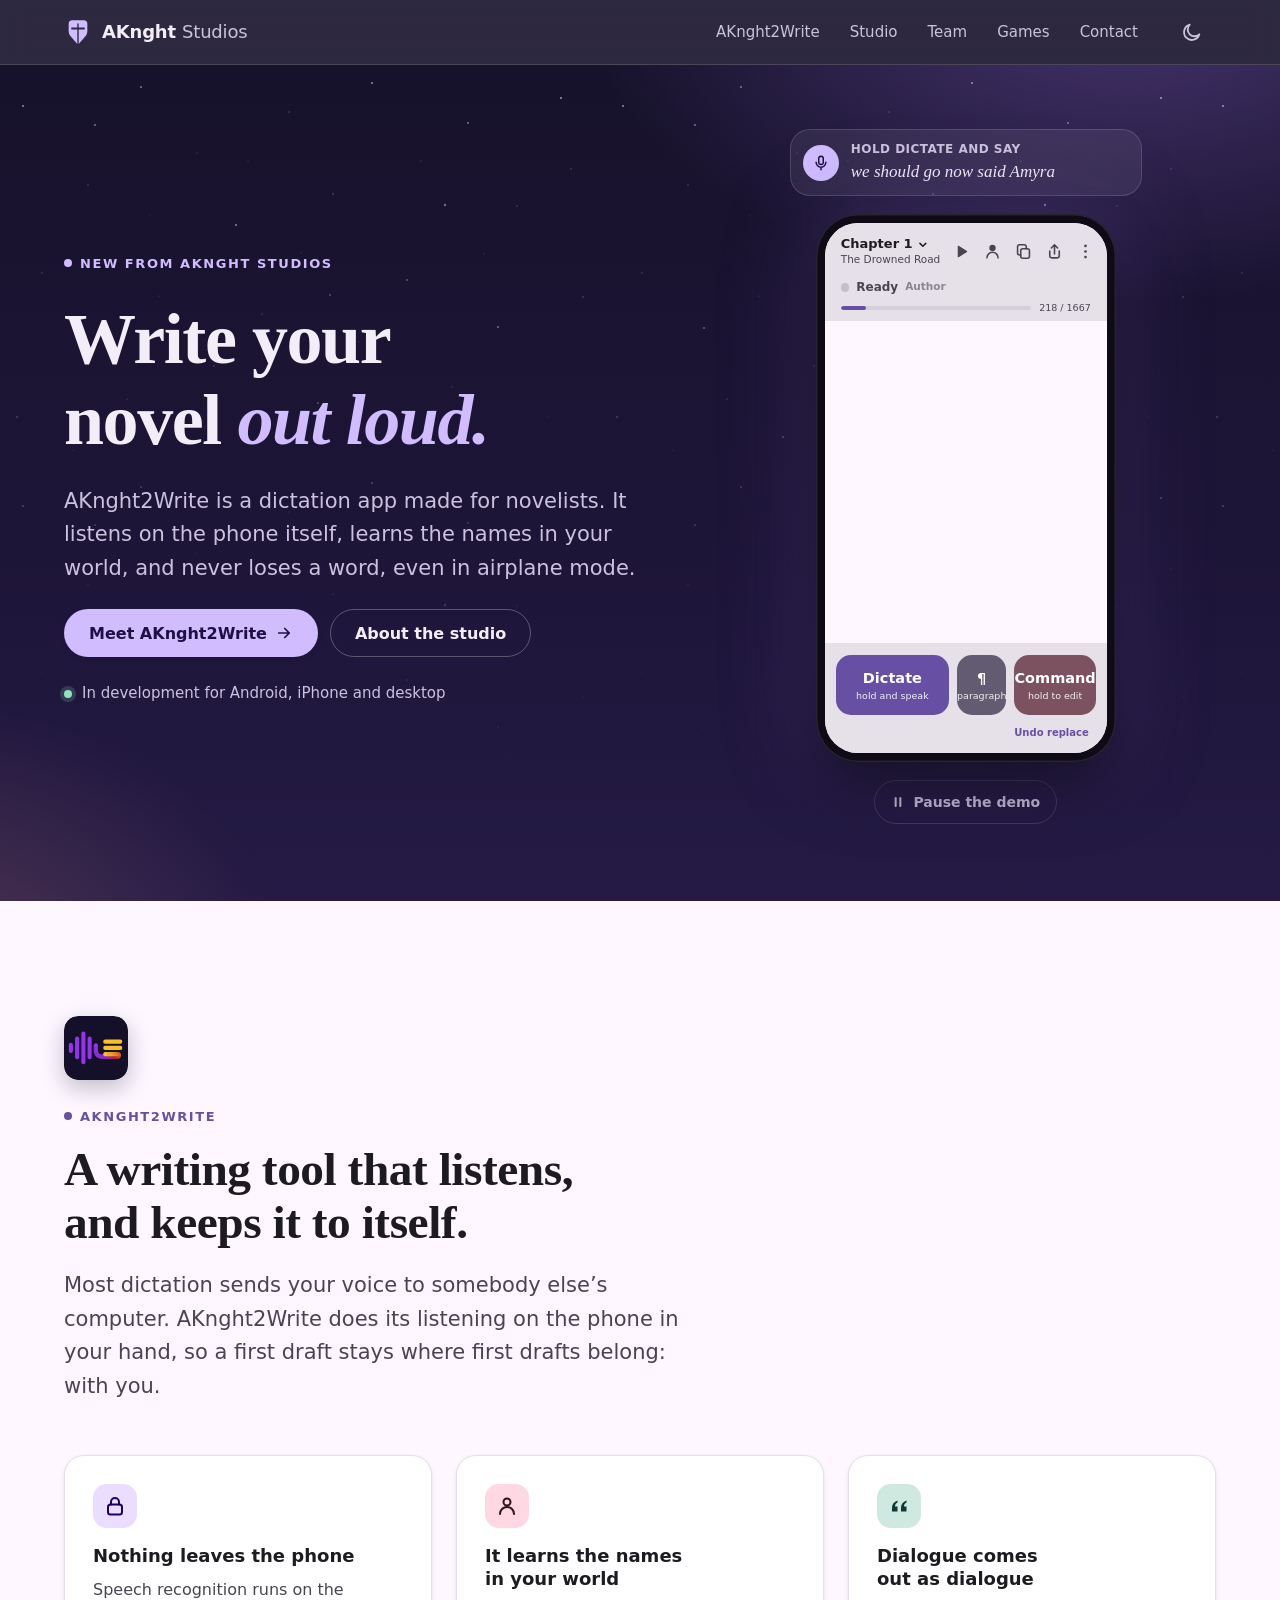
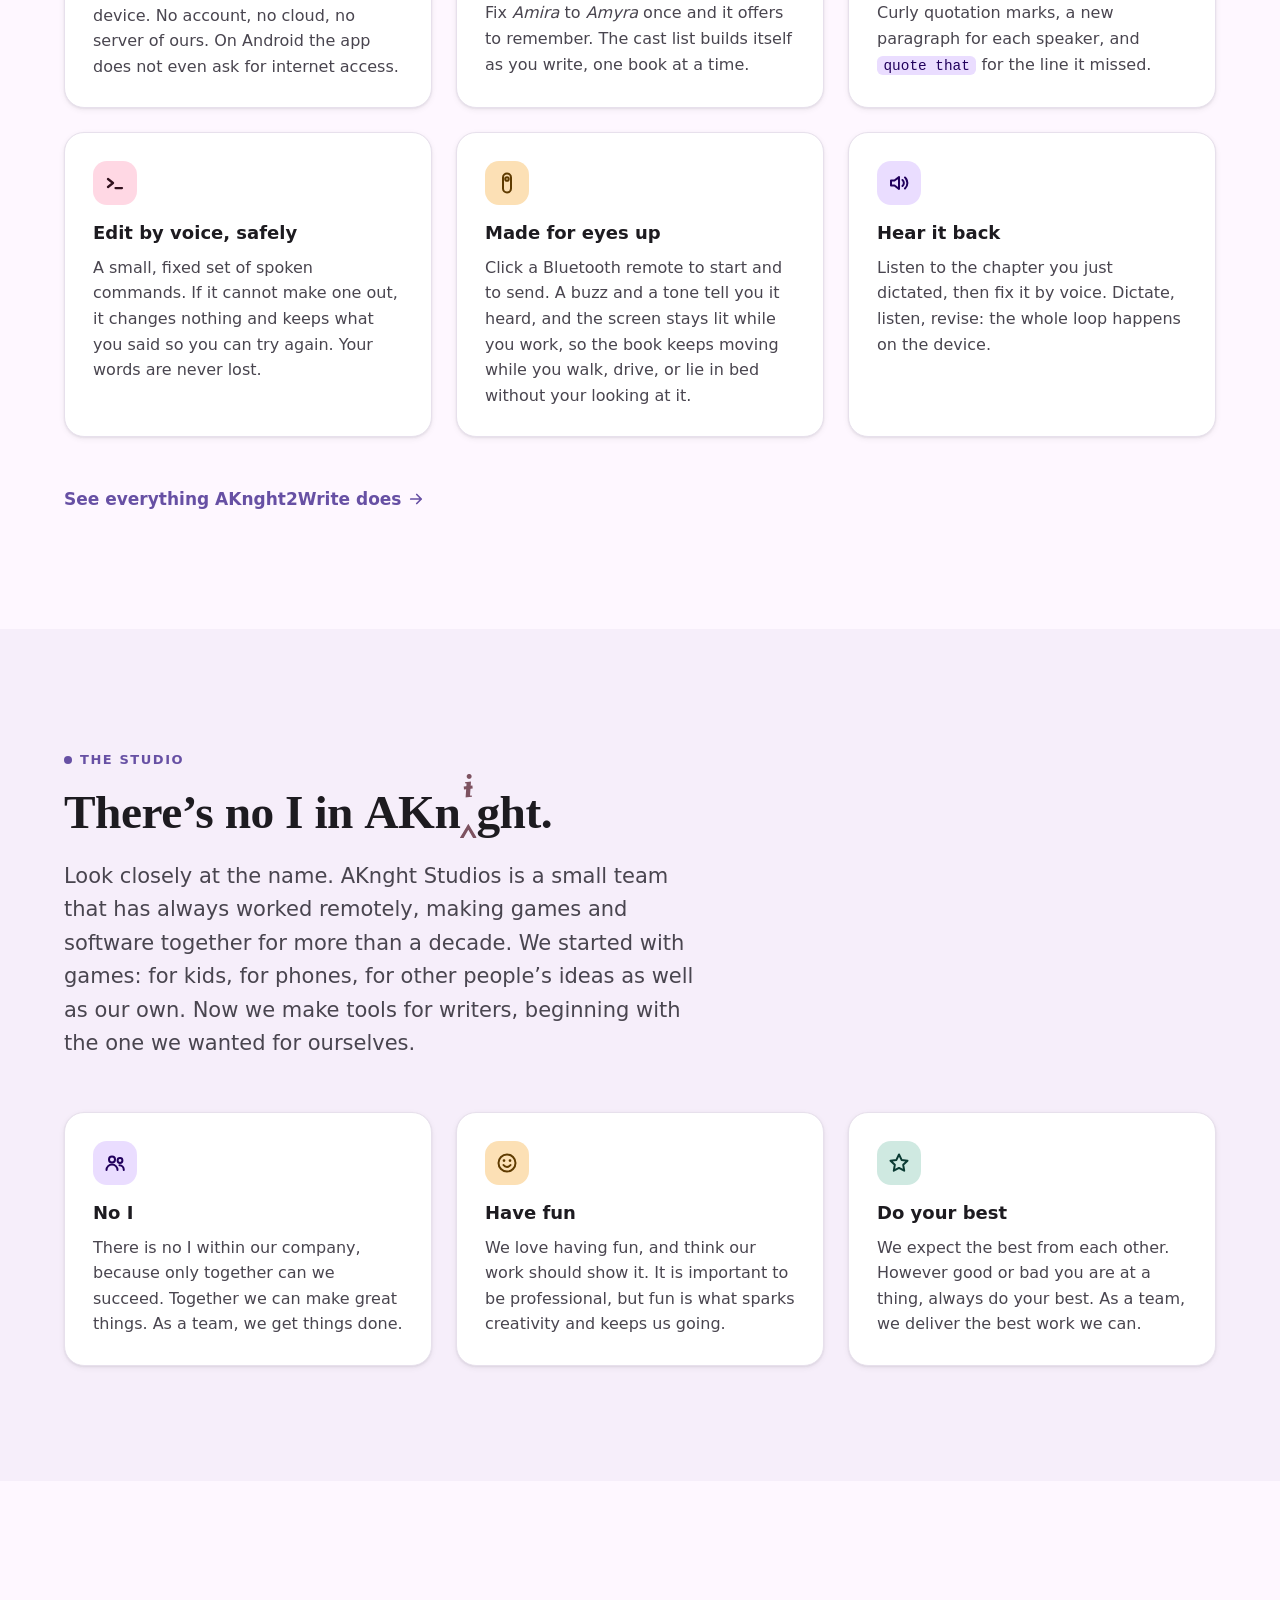
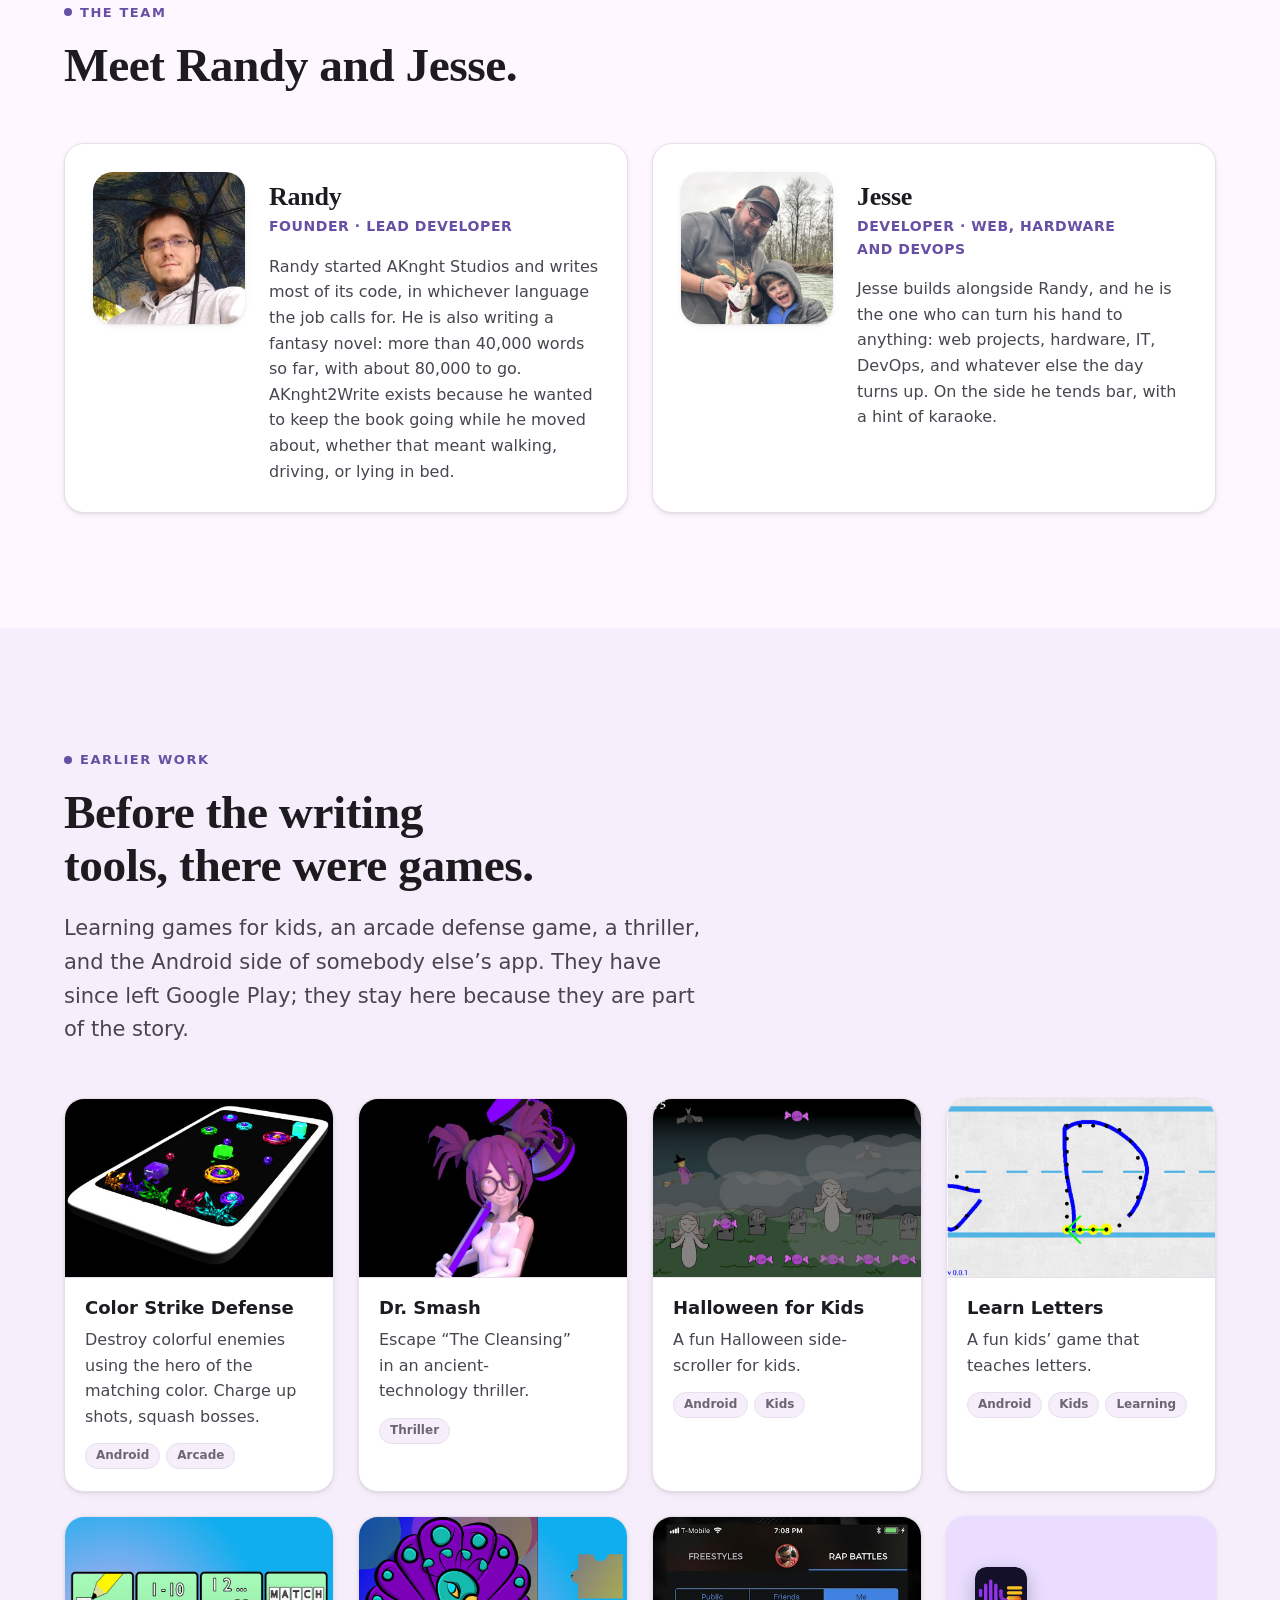
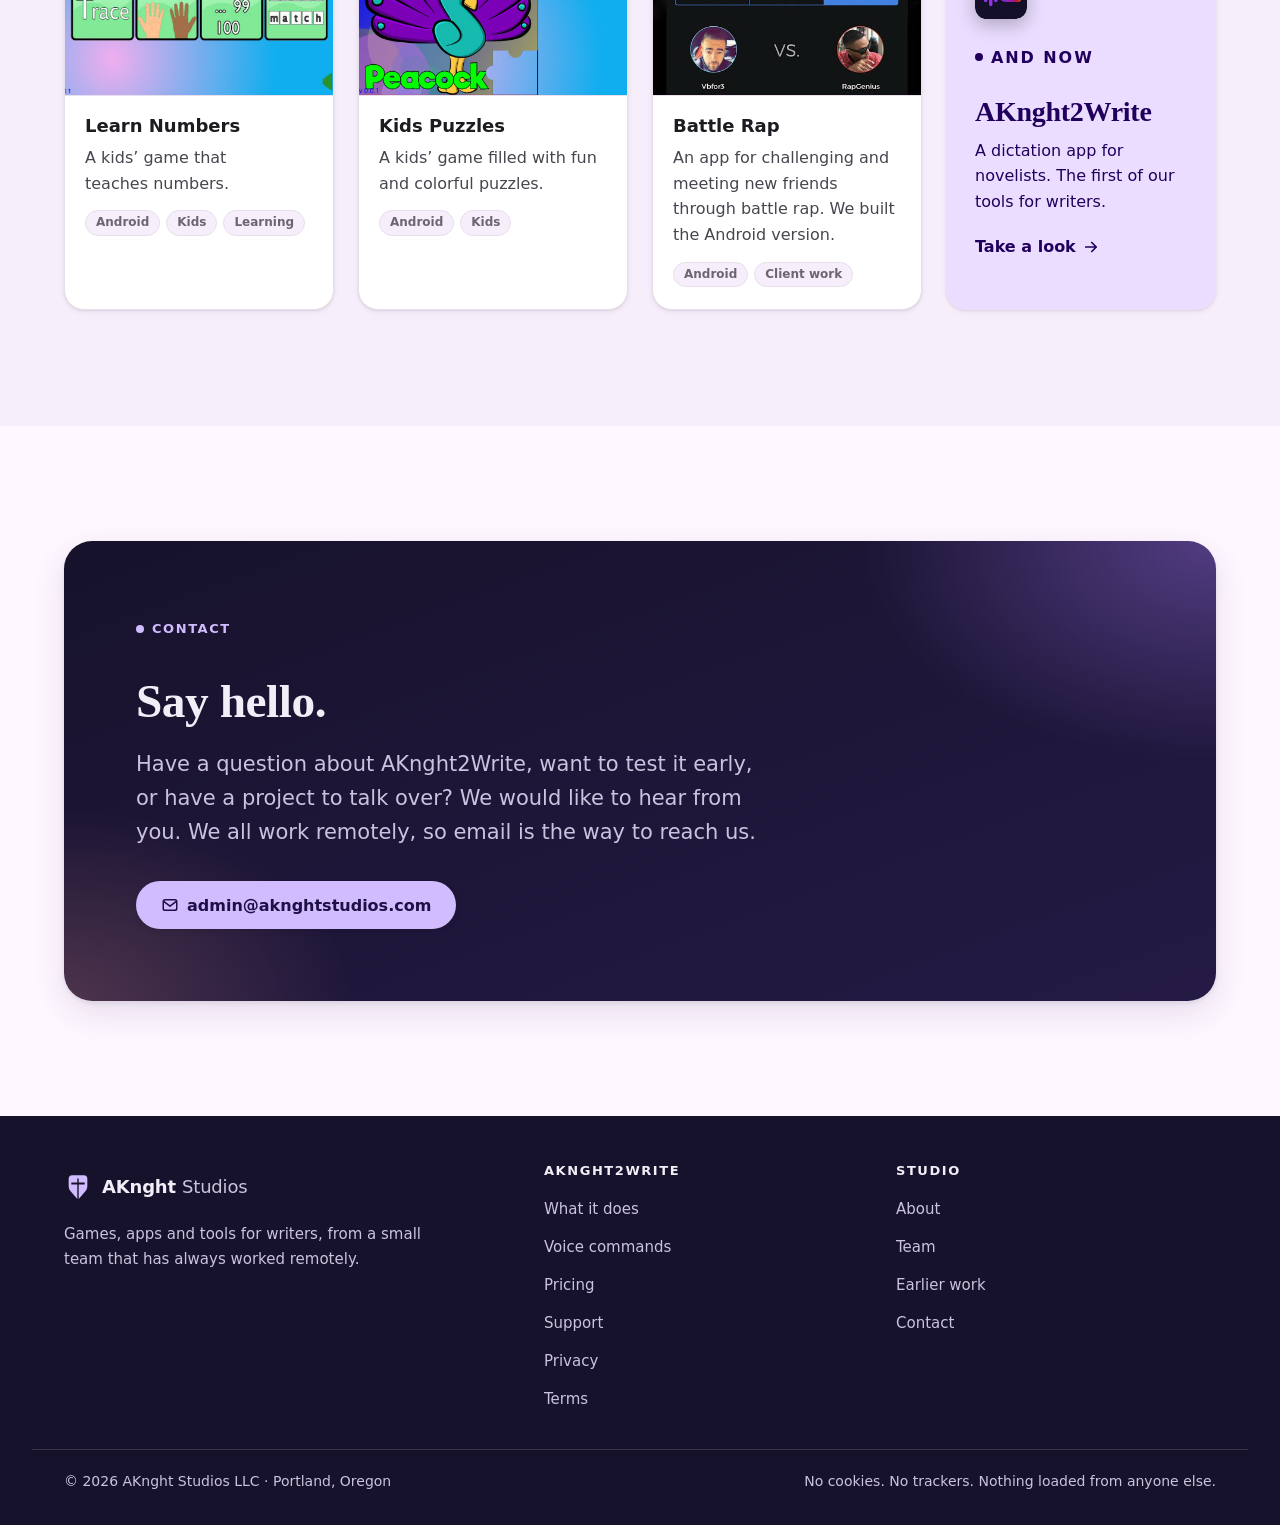
<file: index.html>
<!doctype html>
<html lang="en">
<head>
  <meta charset="utf-8">
  <meta name="viewport" content="width=device-width, initial-scale=1">
  <title>AKnght Studios | Makers of AKnght2Write</title>
  <meta name="description" content="AKnght Studios is a small independent studio. We are building AKnght2Write, a dictation app for novelists that does all of its listening on your phone.">
  <meta name="theme-color" content="#17122b">
  <meta property="og:type" content="website">
  <meta property="og:site_name" content="AKnght Studios">
  <meta property="og:title" content="AKnght Studios | Makers of AKnght2Write">
  <meta property="og:description" content="Write your novel out loud. A dictation app for novelists that listens on the phone itself, learns the names in your world, and never loses a word.">
  <link rel="icon" href="assets/favicon.svg" type="image/svg+xml">
  <link rel="stylesheet" href="assets/site.css">
  <script>
    (function () {
      var root = document.documentElement;
      root.classList.add('js');
      try {
        var saved = localStorage.getItem('theme');
        if (saved === 'light' || saved === 'dark') root.setAttribute('data-theme', saved);
      } catch (e) {}
    })();
  </script>
</head>
<body>
  <a class="skip-link" href="#main">Skip to the content</a>

  <header class="site-header">
    <div class="wrap site-header__inner">
      <a class="brand" href="index.html" aria-label="AKnght Studios, home">
        <svg class="brand__mark" viewBox="0 0 48 48" aria-hidden="true"><path fill="currentColor" d="M14 4h20a6 6 0 0 1 6 6v12.5c0 3-1.05 5.9-2.95 8.2L25.2 44.6V19.8h10.3v-3.4H25.2V9.5h-2.4v6.9H12.5v3.4h10.300v24.800L10.950 30.700A12.800 12.800 0 0 1 8 22.500V10a6 6 0 0 1 6-6z"/></svg>
        <span class="brand__name">AKnght <span>Studios</span></span>
      </a>
      <nav id="site-nav" class="site-nav" aria-label="Main">
        <a href="AKnght2Write/index.html">AKnght2Write</a>
        <a href="#studio">Studio</a>
        <a href="#team">Team</a>
        <a href="#games">Games</a>
        <a href="#contact">Contact</a>
      </nav>
      <button class="icon-btn theme-toggle" type="button" aria-label="Switch to the dark theme">
        <svg class="moon" viewBox="0 0 24 24" fill="none" stroke="currentColor" stroke-width="2" stroke-linecap="round" stroke-linejoin="round" aria-hidden="true"><path d="M20 14.5A8.5 8.5 0 1 1 9.5 4a7 7 0 0 0 10.5 10.5z"/></svg>
        <svg class="sun" viewBox="0 0 24 24" fill="none" stroke="currentColor" stroke-width="2" stroke-linecap="round" stroke-linejoin="round" aria-hidden="true"><circle cx="12" cy="12" r="4"/><path d="M12 2.5V5M12 19v2.5M2.5 12H5M19 12h2.5M5.3 5.3l1.8 1.8M16.9 16.9l1.8 1.8M5.3 18.7l1.8-1.8M16.9 7.1l1.8-1.8"/></svg>
      </button>
      <button class="icon-btn nav-toggle" type="button" aria-expanded="false" aria-controls="site-nav" aria-label="Open the menu">
        <svg class="open" viewBox="0 0 24 24" fill="none" stroke="currentColor" stroke-width="2" stroke-linecap="round" aria-hidden="true"><path d="M4 7h16M4 12h16M4 17h16"/></svg>
        <svg class="close" viewBox="0 0 24 24" fill="none" stroke="currentColor" stroke-width="2" stroke-linecap="round" aria-hidden="true"><path d="M6 6l12 12M18 6 6 18"/></svg>
      </button>
    </div>
  </header>

  <main id="main">

    <!-- ================================================================ hero -->
    <section class="hero on-night" aria-labelledby="hero-title">
      <div class="wrap hero__inner">
        <div class="hero__copy">
          <p class="eyebrow">New from AKnght Studios</p>
          <h1 id="hero-title" class="h-display">Write your novel <em>out loud.</em></h1>
          <p class="lead">AKnght2Write is a dictation app made for novelists. It listens on the phone itself, learns the names in your world, and never loses a word, even in airplane mode.</p>
          <div class="btn-row">
            <a class="btn btn--primary" href="AKnght2Write/index.html">Meet AKnght2Write
              <svg viewBox="0 0 24 24" fill="none" stroke="currentColor" stroke-width="2.25" stroke-linecap="round" stroke-linejoin="round" aria-hidden="true"><path d="M5 12h14M13 6l6 6-6 6"/></svg>
            </a>
            <a class="btn btn--ghost" href="#studio">About the studio</a>
          </div>
          <p class="hero__status">In development for Android, iPhone and desktop</p>
        </div>

        <div class="demo" data-demo>
          <p class="visually-hidden">An animated demonstration of AKnght2Write. The writer taps the paragraph button, holds Dictate and says a line of dialogue, and it lands on the page with curly quotation marks. They hold Command and say “replace water with river”, and the first sentence changes. Then the phone reads the chapter back.</p>

          <div class="demo__say" data-say data-kind="dictate" aria-hidden="true">
            <span class="demo__mic">
              <svg class="i-mic" viewBox="0 0 24 24" fill="none" stroke="currentColor" stroke-width="2" stroke-linecap="round" stroke-linejoin="round"><rect x="9" y="3" width="6" height="11" rx="3"/><path d="M5.5 11a6.5 6.5 0 0 0 13 0M12 17.5V21"/></svg>
              <svg class="i-speaker" viewBox="0 0 24 24" fill="none" stroke="currentColor" stroke-width="2" stroke-linecap="round" stroke-linejoin="round"><path d="M4 9.5v5h3.5L12 18V6L7.5 9.5H4z"/><path d="M15.5 9a4 4 0 0 1 0 6M18 6.5a7.5 7.5 0 0 1 0 11"/></svg>
            </span>
            <span>
              <small data-say-label>Hold Dictate and say</small>
              <span class="demo__words" data-say-words>we should go now said Amyra</span>
            </span>
          </div>

          <div class="phone" aria-hidden="true">
            <div class="phone__screen" data-screen>
              <div class="app-bar">
                <div class="app-title">
                  <b>Chapter 1 <svg viewBox="0 0 24 24" fill="none" stroke="currentColor" stroke-width="3" stroke-linecap="round" stroke-linejoin="round"><path d="M6 9l6 6 6-6"/></svg></b>
                  <span>The Drowned Road</span>
                </div>
                <div class="app-icons">
                  <span data-play><svg viewBox="0 0 24 24"><path d="M8 5.5v13l10.5-6.5z" fill="currentColor" stroke="currentColor" stroke-width="1.5" stroke-linejoin="round"/></svg></span>
                  <span><svg viewBox="0 0 24 24" fill="none" stroke="currentColor" stroke-width="2" stroke-linecap="round"><circle cx="12" cy="7.5" r="3" fill="currentColor"/><path d="M5 20a7 7 0 0 1 14 0"/></svg></span>
                  <span><svg viewBox="0 0 24 24" fill="none" stroke="currentColor" stroke-width="2" stroke-linecap="round" stroke-linejoin="round"><rect x="8.5" y="8.5" width="11" height="12" rx="2.5"/><path d="M15.5 8.5V6A2.5 2.5 0 0 0 13 3.5H7A2.5 2.5 0 0 0 4.5 6v8A2.5 2.5 0 0 0 7 16.5h1.5"/></svg></span>
                  <span><svg viewBox="0 0 24 24" fill="none" stroke="currentColor" stroke-width="2" stroke-linecap="round" stroke-linejoin="round"><path d="M12 15V4M8 7.5l4-4 4 4M6 11.5v6A2.5 2.5 0 0 0 8.500 20h7a2.5 2.5 0 0 0 2.5-2.5v-6"/></svg></span>
                  <span><svg viewBox="0 0 24 24" fill="currentColor"><circle cx="12" cy="5" r="1.7"/><circle cx="12" cy="12" r="1.7"/><circle cx="12" cy="19" r="1.7"/></svg></span>
                </div>
              </div>
              <div class="app-status" data-status data-state="ready">
                <i class="app-status__dot"></i>
                <span class="app-status__text" data-status-text>Ready</span>
                <span class="app-status__mode">Author</span>
                <span class="app-queue" data-queue><i></i><i></i><i></i></span>
              </div>
              <div class="app-meter">
                <div class="app-meter__bar"><span data-meter-bar style="width: 13.08%"></span></div>
                <span class="app-meter__count" data-meter-count>218 / 1667</span>
              </div>
              <div class="app-readback" data-readback>
                <svg viewBox="0 0 24 24" fill="currentColor"><path d="M11 6v12L3 12zM21 6v12l-8-6z"/></svg>
                <span>Pause</span>
                <svg viewBox="0 0 24 24" fill="currentColor"><path d="M13 6v12l8-6zM3 6v12l8-6z"/></svg>
                <span data-readback-count>1 of 2</span>
              </div>
              <div class="app-page" data-page>
                <h4>The Drowned Road</h4>
                <p data-p1><span class="sentence" data-s1>Amyra went down to the <span class="swap" data-swap>river</span> before the light came.</span></p>
                <p data-p2><span class="sentence" data-s2>“We should go now,” said Amyra.</span><span class="app-caret" data-caret></span></p>
              </div>
              <div class="app-controls">
                <div class="app-btn app-btn--dictate" data-btn-dictate><b>Dictate</b><small>hold and speak</small></div>
                <div class="app-btn app-btn--para" data-btn-para><b>¶</b><small>paragraph</small></div>
                <div class="app-btn app-btn--command" data-btn-command><b>Command</b><small>hold to edit</small></div>
              </div>
              <div class="app-undo" data-undo data-live>Undo replace</div>
            </div>
          </div>

          <button class="demo__toggle" type="button" data-toggle>
            <svg class="pause" viewBox="0 0 24 24" fill="none" stroke="currentColor" stroke-width="3.5" stroke-linecap="round" aria-hidden="true"><path d="M8 5v14M16 5v14"/></svg>
            <svg class="play" viewBox="0 0 24 24" fill="currentColor" aria-hidden="true"><path d="M7 4.5v15l12-7.5z"/></svg>
            <span data-toggle-text>Pause the demo</span>
          </button>
        </div>
      </div>
    </section>

    <!-- ======================================================== the app, briefly -->
    <section class="section" id="aknght2write" aria-labelledby="app-title">
      <div class="wrap">
        <div class="section__head">
          <img class="app-icon app-icon--sm" src="assets/img/app/icon.svg" width="64" height="64" alt="The AKnght2Write icon: a voice in violet becoming gold lines of text">
          <p class="eyebrow">AKnght2Write</p>
          <h2 id="app-title" class="h-section">A writing tool that listens, and keeps it to itself.</h2>
          <p class="lead">Most dictation sends your voice to somebody else’s computer. AKnght2Write does its listening on the phone in your hand, so a first draft stays where first drafts belong: with you.</p>
        </div>

        <div class="grid">
          <article class="card">
            <div class="tile"><svg viewBox="0 0 24 24" fill="none" stroke="currentColor" stroke-width="2" stroke-linecap="round" stroke-linejoin="round" aria-hidden="true"><rect x="5" y="10.5" width="14" height="10" rx="2.5"/><path d="M8 10.5V8a4 4 0 0 1 8 0v2.5"/></svg></div>
            <h3 class="h-card">Nothing leaves the phone</h3>
            <p>Speech recognition runs on the device. No account, no cloud, no server of ours. On Android the app does not even ask for internet access.</p>
          </article>
          <article class="card">
            <div class="tile tile--rose"><svg viewBox="0 0 24 24" fill="none" stroke="currentColor" stroke-width="2" stroke-linecap="round" stroke-linejoin="round" aria-hidden="true"><circle cx="12" cy="8" r="3.5"/><path d="M5 20a7 7 0 0 1 14 0"/></svg></div>
            <h3 class="h-card">It learns the names in your world</h3>
            <p>Fix <i>Amira</i> to <i>Amyra</i> once and it offers to remember. The cast list builds itself as you write, one book at a time.</p>
          </article>
          <article class="card">
            <div class="tile tile--mint"><svg viewBox="0 0 24 24" fill="currentColor" aria-hidden="true"><path d="M10.5 6.5C7 7.700 5 10.300 5 13.500V17.500h5.500v-5H8c0-1.900.9-3.200 2.500-4zM19.500 6.500c-3.500 1.200-5.500 3.800-5.500 7V17.500h5.500v-5H17c0-1.900.9-3.200 2.500-4z"/></svg></div>
            <h3 class="h-card">Dialogue comes out as dialogue</h3>
            <p>Curly quotation marks, a new paragraph for each speaker, and <span class="say">quote that</span> for the line it missed.</p>
          </article>
          <article class="card">
            <div class="tile tile--rose"><svg viewBox="0 0 24 24" fill="none" stroke="currentColor" stroke-width="2.25" stroke-linecap="round" stroke-linejoin="round" aria-hidden="true"><path d="m5 8 5 4-5 4M12.5 17H19"/></svg></div>
            <h3 class="h-card">Edit by voice, safely</h3>
            <p>A small, fixed set of spoken commands. If it cannot make one out, it changes nothing and keeps what you said so you can try again. Your words are never lost.</p>
          </article>
          <article class="card">
            <div class="tile tile--amber"><svg viewBox="0 0 24 24" fill="none" stroke="currentColor" stroke-width="2" stroke-linecap="round" stroke-linejoin="round" aria-hidden="true"><rect x="8" y="2.5" width="8" height="19" rx="4"/><circle cx="12" cy="8" r="1.8"/></svg></div>
            <h3 class="h-card">Made for eyes up</h3>
            <p>Click a Bluetooth remote to start and to send. A buzz and a tone tell you it heard, and the screen stays lit while you work, so the book keeps moving while you walk, drive, or lie in bed without your looking at it.</p>
          </article>
          <article class="card">
            <div class="tile"><svg viewBox="0 0 24 24" fill="none" stroke="currentColor" stroke-width="2" stroke-linecap="round" stroke-linejoin="round" aria-hidden="true"><path d="M4 9.5v5h3.5L12 18V6L7.5 9.5H4z"/><path d="M15.5 9a4 4 0 0 1 0 6M18 6.5a7.5 7.5 0 0 1 0 11"/></svg></div>
            <h3 class="h-card">Hear it back</h3>
            <p>Listen to the chapter you just dictated, then fix it by voice. Dictate, listen, revise: the whole loop happens on the device.</p>
          </article>
        </div>

        <p class="section__foot">
          <a class="text-link" href="AKnght2Write/index.html">See everything AKnght2Write does
            <svg viewBox="0 0 24 24" fill="none" stroke="currentColor" stroke-width="2.25" stroke-linecap="round" stroke-linejoin="round" aria-hidden="true"><path d="M5 12h14M13 6l6 6-6 6"/></svg>
          </a>
        </p>
      </div>
    </section>

    <!-- ============================================================== studio -->
    <section class="section section--alt" id="studio" aria-labelledby="studio-title">
      <div class="wrap">
        <div class="section__head">
          <p class="eyebrow">The studio</p>
          <h2 id="studio-title" class="h-section">There’s no I in <span class="no-i">AKn<span class="no-i__gap" aria-hidden="true"><i>i</i></span>ght</span>.</h2>
          <p class="lead">Look closely at the name. AKnght Studios is a small team that has always worked remotely, making games and software together for more than a decade. We started with games: for kids, for phones, for other people’s ideas as well as our own. Now we make tools for writers, beginning with the one we wanted for ourselves.</p>
        </div>

        <div class="grid">
          <article class="card">
            <div class="tile"><svg viewBox="0 0 24 24" fill="none" stroke="currentColor" stroke-width="2" stroke-linecap="round" stroke-linejoin="round" aria-hidden="true"><circle cx="9" cy="8.5" r="3"/><path d="M3.500 19a5.500 5.500 0 0 1 11 0"/><circle cx="17" cy="9.500" r="2.400"/><path d="M16.500 14.300a4.600 4.600 0 0 1 4.300 4.700"/></svg></div>
            <h3 class="h-card">No I</h3>
            <p>There is no I within our company, because only together can we succeed. Together we can make great things. As a team, we get things done.</p>
          </article>
          <article class="card">
            <div class="tile tile--amber"><svg viewBox="0 0 24 24" fill="none" stroke="currentColor" stroke-width="2" stroke-linecap="round" stroke-linejoin="round" aria-hidden="true"><circle cx="12" cy="12" r="8.5"/><path d="M8.500 14a4.200 4.200 0 0 0 7 0"/><path d="M9 9.500h.01M15 9.500h.01" stroke-width="2.75"/></svg></div>
            <h3 class="h-card">Have fun</h3>
            <p>We love having fun, and think our work should show it. It is important to be professional, but fun is what sparks creativity and keeps us going.</p>
          </article>
          <article class="card">
            <div class="tile tile--mint"><svg viewBox="0 0 24 24" fill="none" stroke="currentColor" stroke-width="2" stroke-linecap="round" stroke-linejoin="round" aria-hidden="true"><path d="m12 3.500 2.600 5.400 5.900.8-4.300 4.100 1 5.900L12 16.900l-5.200 2.800 1-5.900-4.300-4.100 5.900-.8z"/></svg></div>
            <h3 class="h-card">Do your best</h3>
            <p>We expect the best from each other. However good or bad you are at a thing, always do your best. As a team, we deliver the best work we can.</p>
          </article>
        </div>
      </div>
    </section>

    <!-- ================================================================ team -->
    <section class="section" id="team" aria-labelledby="team-title">
      <div class="wrap">
        <div class="section__head">
          <p class="eyebrow">The team</p>
          <h2 id="team-title" class="h-section">Meet Randy and Jesse.</h2>
        </div>

        <div class="grid grid--two">
          <article class="card person">
            <img class="person__photo" src="assets/img/team/randy.jpg" width="480" height="477" alt="Randy, in glasses and a gray hoodie, under an umbrella printed with a swirling starry night" loading="lazy">
            <div>
              <h3>Randy</h3>
              <p class="person__role">Founder · Lead developer</p>
              <p>Randy started AKnght Studios and writes most of its code, in whichever language the job calls for. He is also writing a fantasy novel: more than 40,000 words so far, with about 80,000 to go. AKnght2Write exists because he wanted to keep the book going while he moved about, whether that meant walking, driving, or lying in bed.</p>
            </div>
          </article>
          <article class="card person">
            <img class="person__photo" src="assets/img/team/jesse.webp" width="950" height="1000" alt="Jesse out on the river, holding up a fish he has just caught, with a delighted young helper beside him" loading="lazy">
            <div>
              <h3>Jesse</h3>
              <p class="person__role">Developer · Web, hardware and DevOps</p>
              <p>Jesse builds alongside Randy, and he is the one who can turn his hand to anything: web projects, hardware, IT, DevOps, and whatever else the day turns up. On the side he tends bar, with a hint of karaoke.</p>
            </div>
          </article>
        </div>
      </div>
    </section>

    <!-- =============================================================== games -->
    <section class="section section--alt" id="games" aria-labelledby="games-title">
      <div class="wrap">
        <div class="section__head">
          <p class="eyebrow">Earlier work</p>
          <h2 id="games-title" class="h-section">Before the writing tools, there were games.</h2>
          <p class="lead">Learning games for kids, an arcade defense game, a thriller, and the Android side of somebody else’s app. They have since left Google Play; they stay here because they are part of the story.</p>
        </div>

        <div class="grid" style="--min: 15.5rem; grid-template-columns: repeat(auto-fit, minmax(min(100%, var(--min)), 1fr));">
          <article class="card game">
            <img src="assets/img/games/color-strike-defense.jpg" width="450" height="300" alt="Color Strike Defense running on a phone: bright enemies on a dark board" loading="lazy">
            <div class="game__body">
              <h3 class="h-card">Color Strike Defense</h3>
              <p>Destroy colorful enemies using the hero of the matching color. Charge up shots, squash bosses.</p>
              <ul class="tags"><li>Android</li><li>Arcade</li></ul>
            </div>
          </article>
          <article class="card game">
            <img src="assets/img/games/dr-smash.jpg" width="450" height="300" alt="Dr. Smash character art: a figure with purple hair and a very large hammer" loading="lazy">
            <div class="game__body">
              <h3 class="h-card">Dr. Smash</h3>
              <p>Escape “The Cleansing” in an ancient-technology thriller.</p>
              <ul class="tags"><li>Thriller</li></ul>
            </div>
          </article>
          <article class="card game">
            <img src="assets/img/games/halloween-for-kids.jpg" width="450" height="300" alt="Halloween for Kids: a witch flying over a graveyard, collecting candy" loading="lazy">
            <div class="game__body">
              <h3 class="h-card">Halloween for Kids</h3>
              <p>A fun Halloween side-scroller for kids.</p>
              <ul class="tags"><li>Android</li><li>Kids</li></ul>
            </div>
          </article>
          <article class="card game">
            <img src="assets/img/games/learn-letters.jpg" width="450" height="300" alt="Learn Letters: a letter being traced along dotted guides" loading="lazy">
            <div class="game__body">
              <h3 class="h-card">Learn Letters</h3>
              <p>A fun kids’ game that teaches letters.</p>
              <ul class="tags"><li>Android</li><li>Kids</li><li>Learning</li></ul>
            </div>
          </article>
          <article class="card game">
            <img src="assets/img/games/learn-numbers.jpg" width="450" height="300" alt="Learn Numbers: a menu of tracing, counting and matching games" loading="lazy">
            <div class="game__body">
              <h3 class="h-card">Learn Numbers</h3>
              <p>A kids’ game that teaches numbers.</p>
              <ul class="tags"><li>Android</li><li>Kids</li><li>Learning</li></ul>
            </div>
          </article>
          <article class="card game">
            <img src="assets/img/games/kids-puzzles.jpg" width="450" height="300" alt="Kids Puzzles: a cartoon peacock jigsaw" loading="lazy">
            <div class="game__body">
              <h3 class="h-card">Kids Puzzles</h3>
              <p>A kids’ game filled with fun and colorful puzzles.</p>
              <ul class="tags"><li>Android</li><li>Kids</li></ul>
            </div>
          </article>
          <article class="card game">
            <img src="assets/img/games/battle-rap.jpg" width="450" height="300" alt="Battle Rap: a screen matching two players against each other" loading="lazy">
            <div class="game__body">
              <h3 class="h-card">Battle Rap</h3>
              <p>An app for challenging and meeting new friends through battle rap. We built the Android version.</p>
              <ul class="tags"><li>Android</li><li>Client work</li></ul>
            </div>
          </article>
          <article class="card" style="background: var(--primary-soft); border-color: transparent; display: flex; flex-direction: column; justify-content: center;">
            <img class="app-icon app-icon--card" src="assets/img/app/icon.svg" width="52" height="52" alt="">
            <p class="eyebrow" style="color: var(--on-primary-soft);">And now</p>
            <h3 style="font-size: 1.75rem; color: var(--on-primary-soft);">AKnght2Write</h3>
            <p style="color: var(--on-primary-soft);">A dictation app for novelists. The first of our tools for writers.</p>
            <p style="margin-top: 1.25rem;"><a class="text-link" style="color: var(--on-primary-soft);" href="AKnght2Write/index.html">Take a look
              <svg viewBox="0 0 24 24" fill="none" stroke="currentColor" stroke-width="2.25" stroke-linecap="round" stroke-linejoin="round" aria-hidden="true"><path d="M5 12h14M13 6l6 6-6 6"/></svg></a></p>
          </article>
        </div>
      </div>
    </section>

    <!-- ============================================================= contact -->
    <section class="section" id="contact" aria-labelledby="contact-title">
      <div class="wrap">
        <div class="panel on-night">
          <p class="eyebrow">Contact</p>
          <h2 id="contact-title" class="h-section">Say hello.</h2>
          <p class="lead">Have a question about AKnght2Write, want to test it early, or have a project to talk over? We would like to hear from you. We all work remotely, so email is the way to reach us.</p>
          <div class="btn-row">
            <a class="btn btn--primary" href="mailto:admin@aknghtstudios.com">
              <svg viewBox="0 0 24 24" fill="none" stroke="currentColor" stroke-width="2" stroke-linecap="round" stroke-linejoin="round" aria-hidden="true"><rect x="3" y="5" width="18" height="14" rx="2.5"/><path d="m4 7.500 8 6 8-6"/></svg>
              admin@aknghtstudios.com
            </a>
          </div>
        </div>
      </div>
    </section>
  </main>

  <footer class="site-footer">
    <div class="wrap site-footer__inner">
      <div>
        <a class="brand" href="index.html" aria-label="AKnght Studios, home">
          <svg class="brand__mark" viewBox="0 0 48 48" aria-hidden="true"><path fill="currentColor" d="M14 4h20a6 6 0 0 1 6 6v12.5c0 3-1.05 5.9-2.95 8.2L25.2 44.6V19.8h10.3v-3.4H25.2V9.5h-2.4v6.9H12.5v3.4h10.300v24.800L10.950 30.700A12.800 12.800 0 0 1 8 22.500V10a6 6 0 0 1 6-6z"/></svg>
          <span class="brand__name">AKnght <span>Studios</span></span>
        </a>
        <p style="margin-top: 0.75rem; max-width: 24rem;">Games, apps and tools for writers, from a small team that has always worked remotely.</p>
      </div>
      <nav aria-label="AKnght2Write">
        <h2>AKnght2Write</h2>
        <ul>
          <li><a href="AKnght2Write/index.html">What it does</a></li>
          <li><a href="AKnght2Write/index.html#commands">Voice commands</a></li>
          <li><a href="AKnght2Write/index.html#pricing">Pricing</a></li>
          <li><a href="AKnght2Write/support/index.html">Support</a></li>
          <li><a href="AKnght2Write/privacy/index.html">Privacy</a></li>
          <li><a href="AKnght2Write/terms/index.html">Terms</a></li>
        </ul>
      </nav>
      <nav aria-label="Studio">
        <h2>Studio</h2>
        <ul>
          <li><a href="#studio">About</a></li>
          <li><a href="#team">Team</a></li>
          <li><a href="#games">Earlier work</a></li>
          <li><a href="#contact">Contact</a></li>
        </ul>
      </nav>
    </div>
    <div class="wrap site-footer__base">
      <span>© <span data-year>2026</span> AKnght Studios LLC · Portland, Oregon</span>
      <span>No cookies. No trackers. Nothing loaded from anyone else.</span>
    </div>
  </footer>

  <script src="assets/site.js" defer></script>
  <script src="assets/demo.js" defer></script>
</body>
</html>
</file>
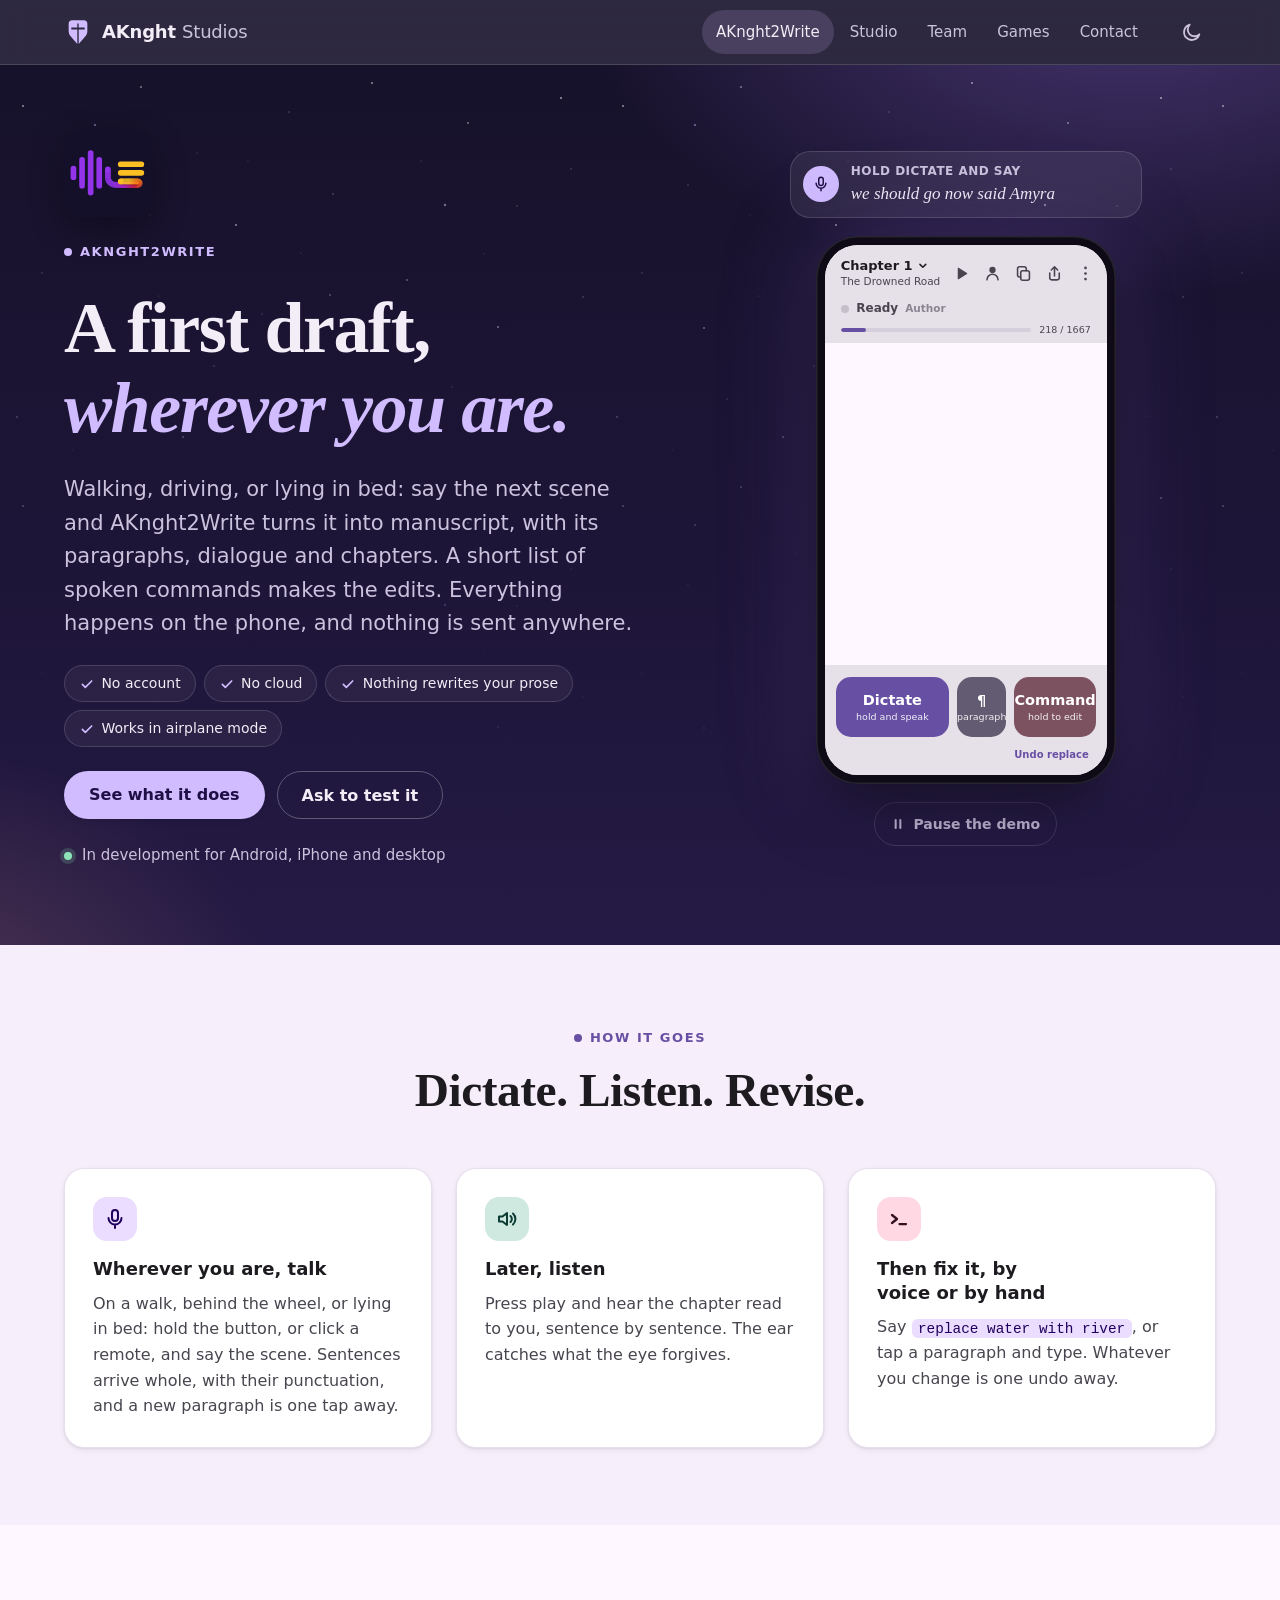
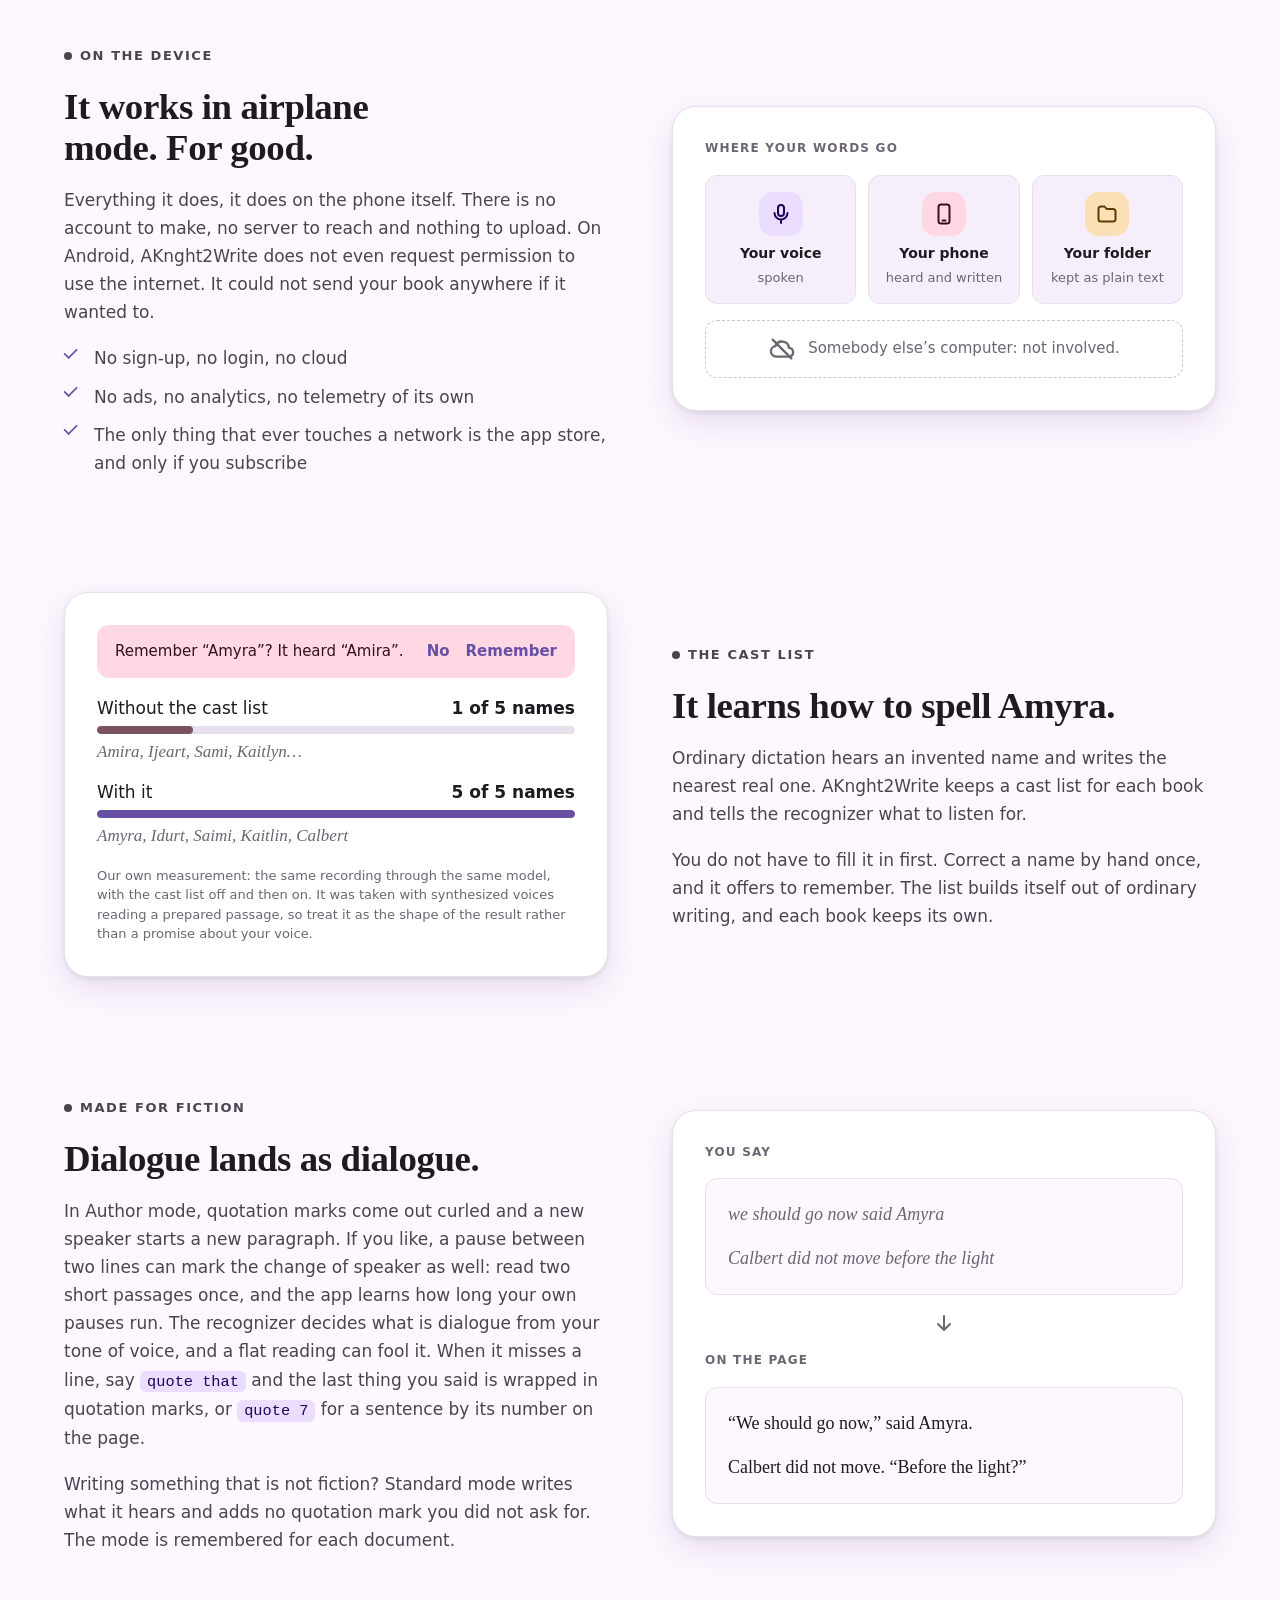
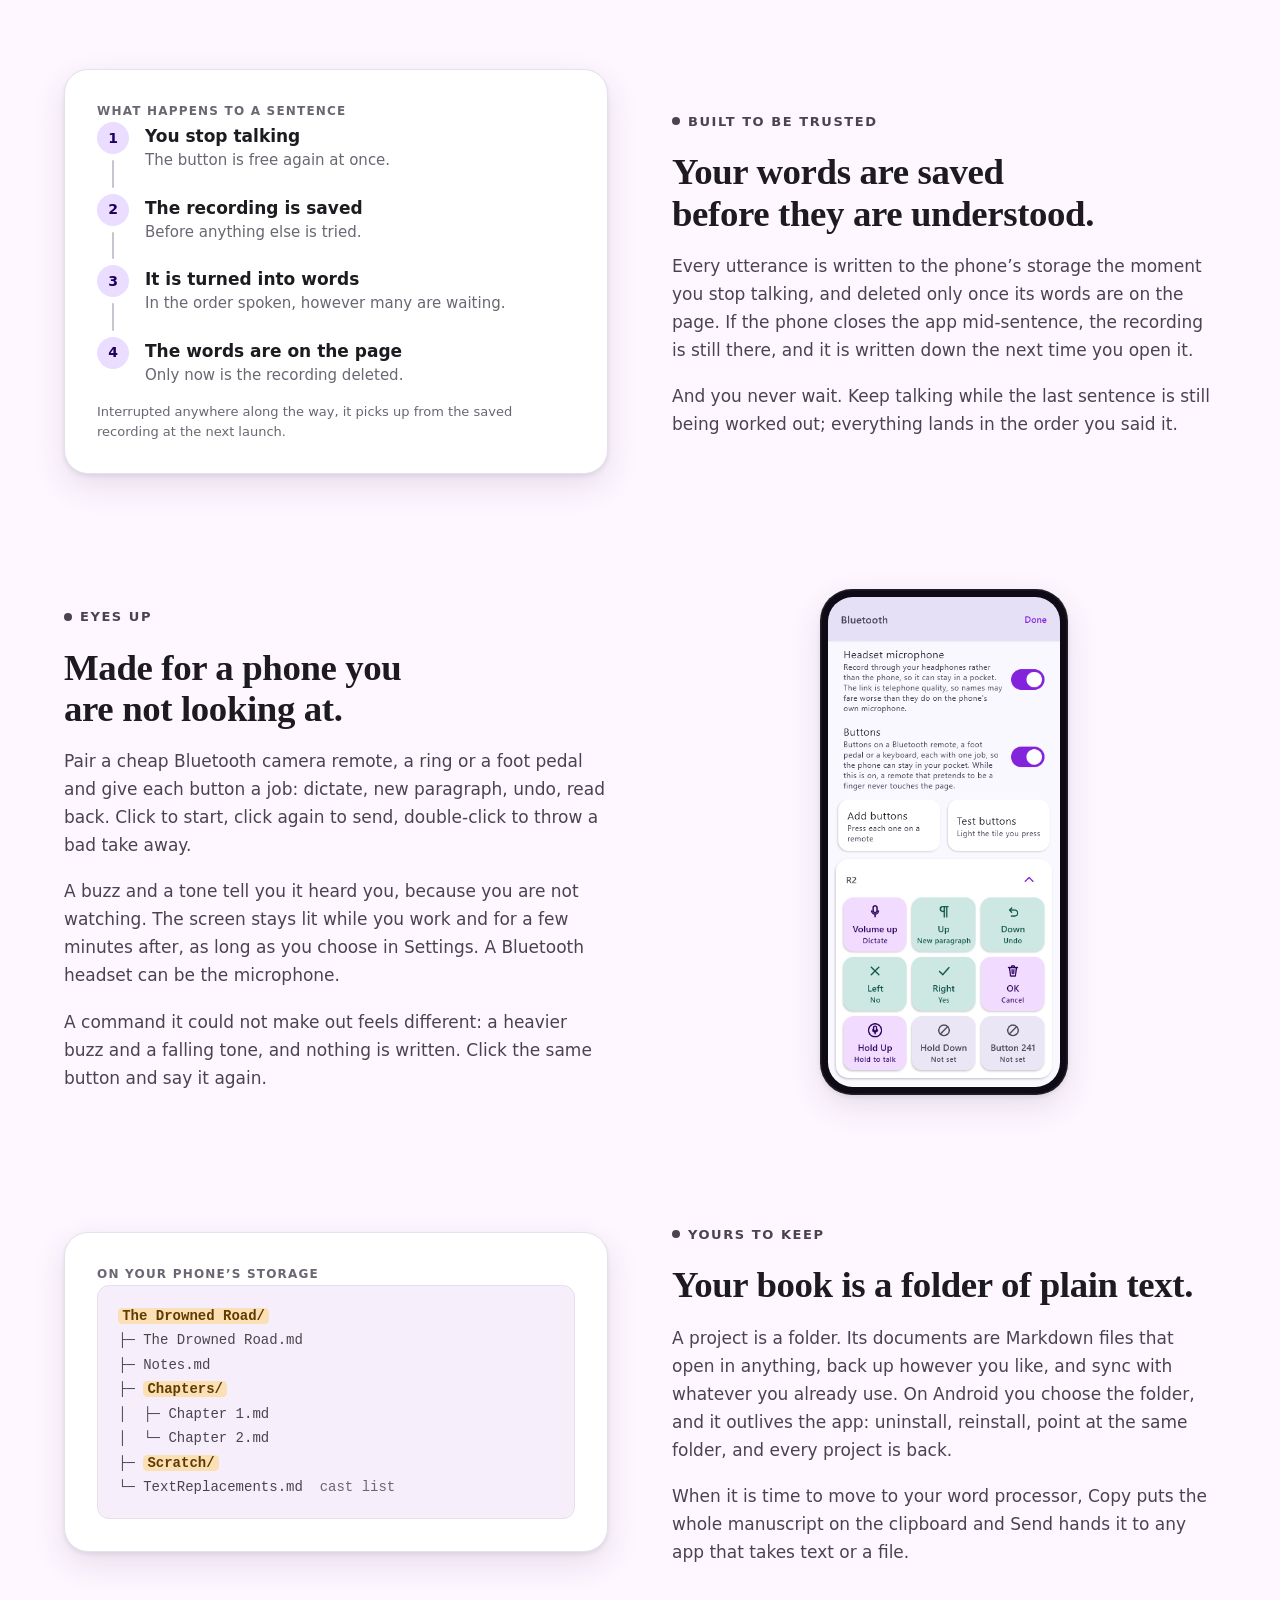
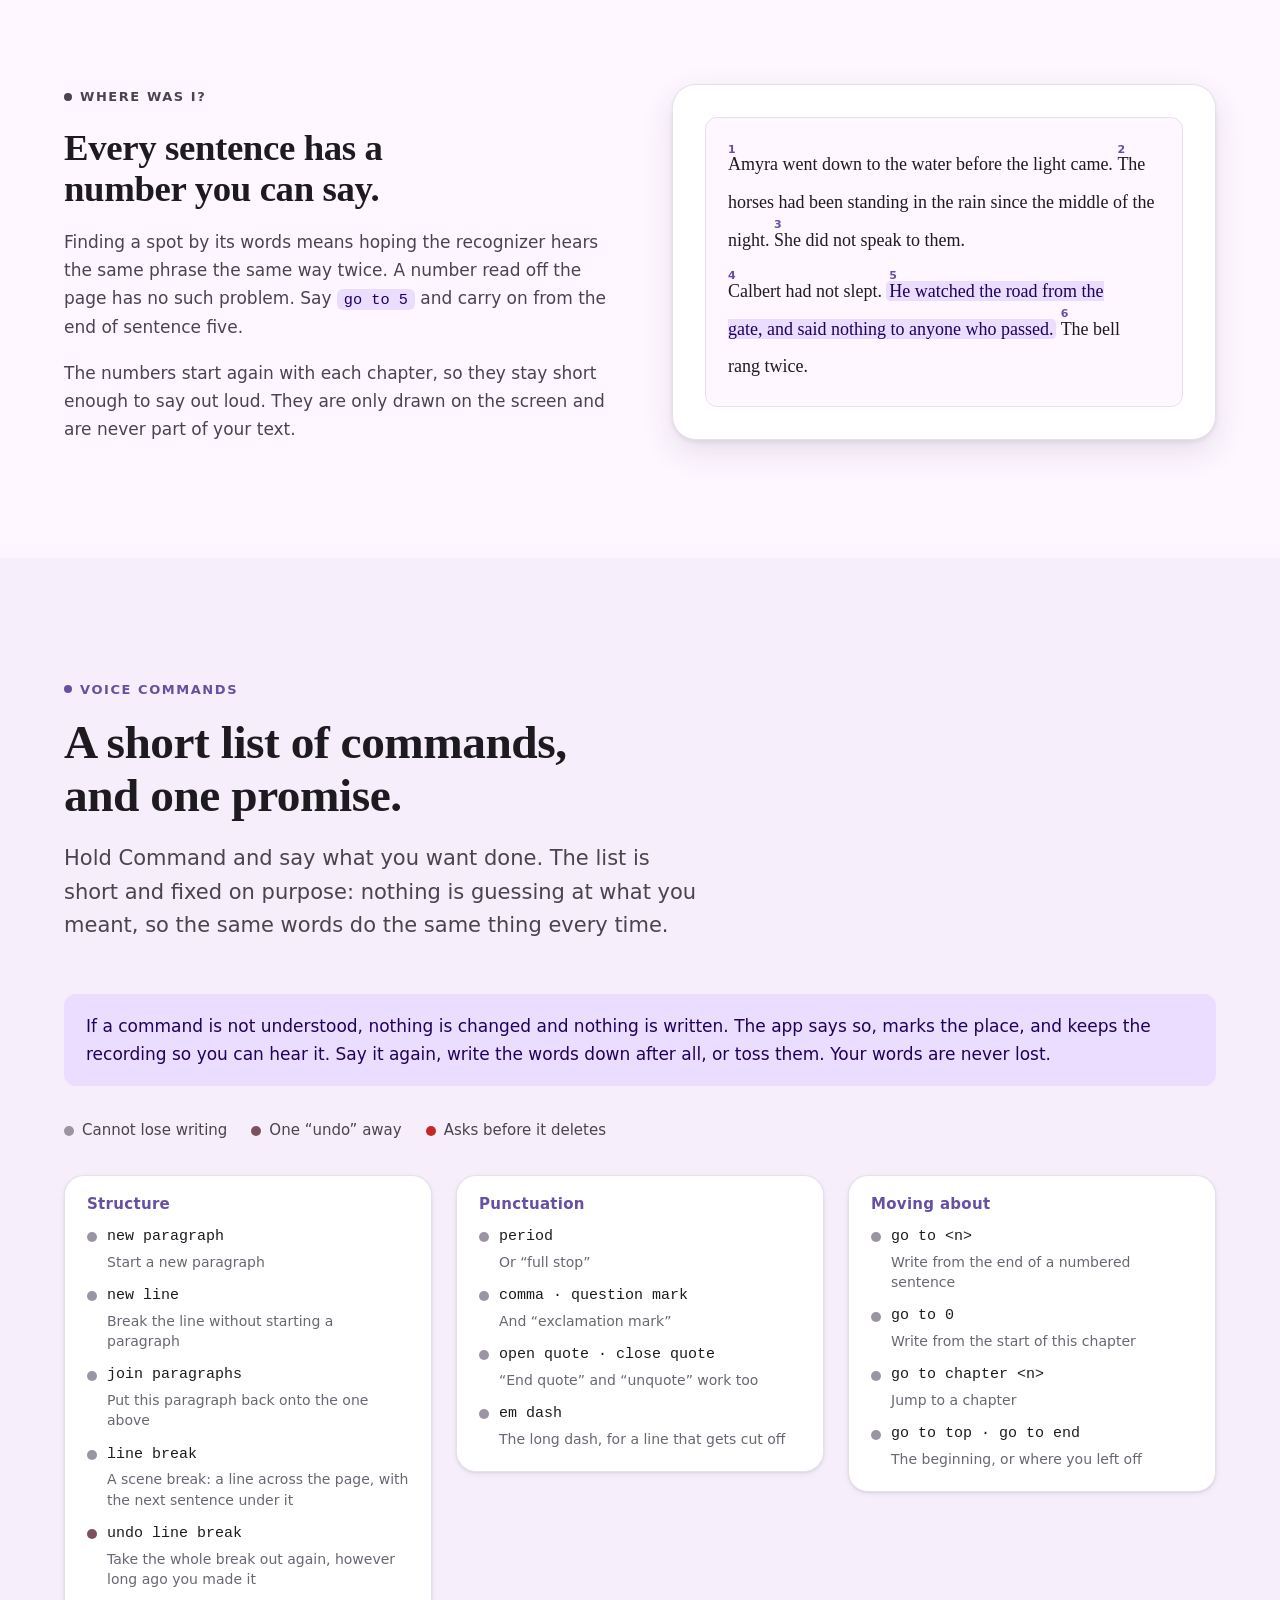
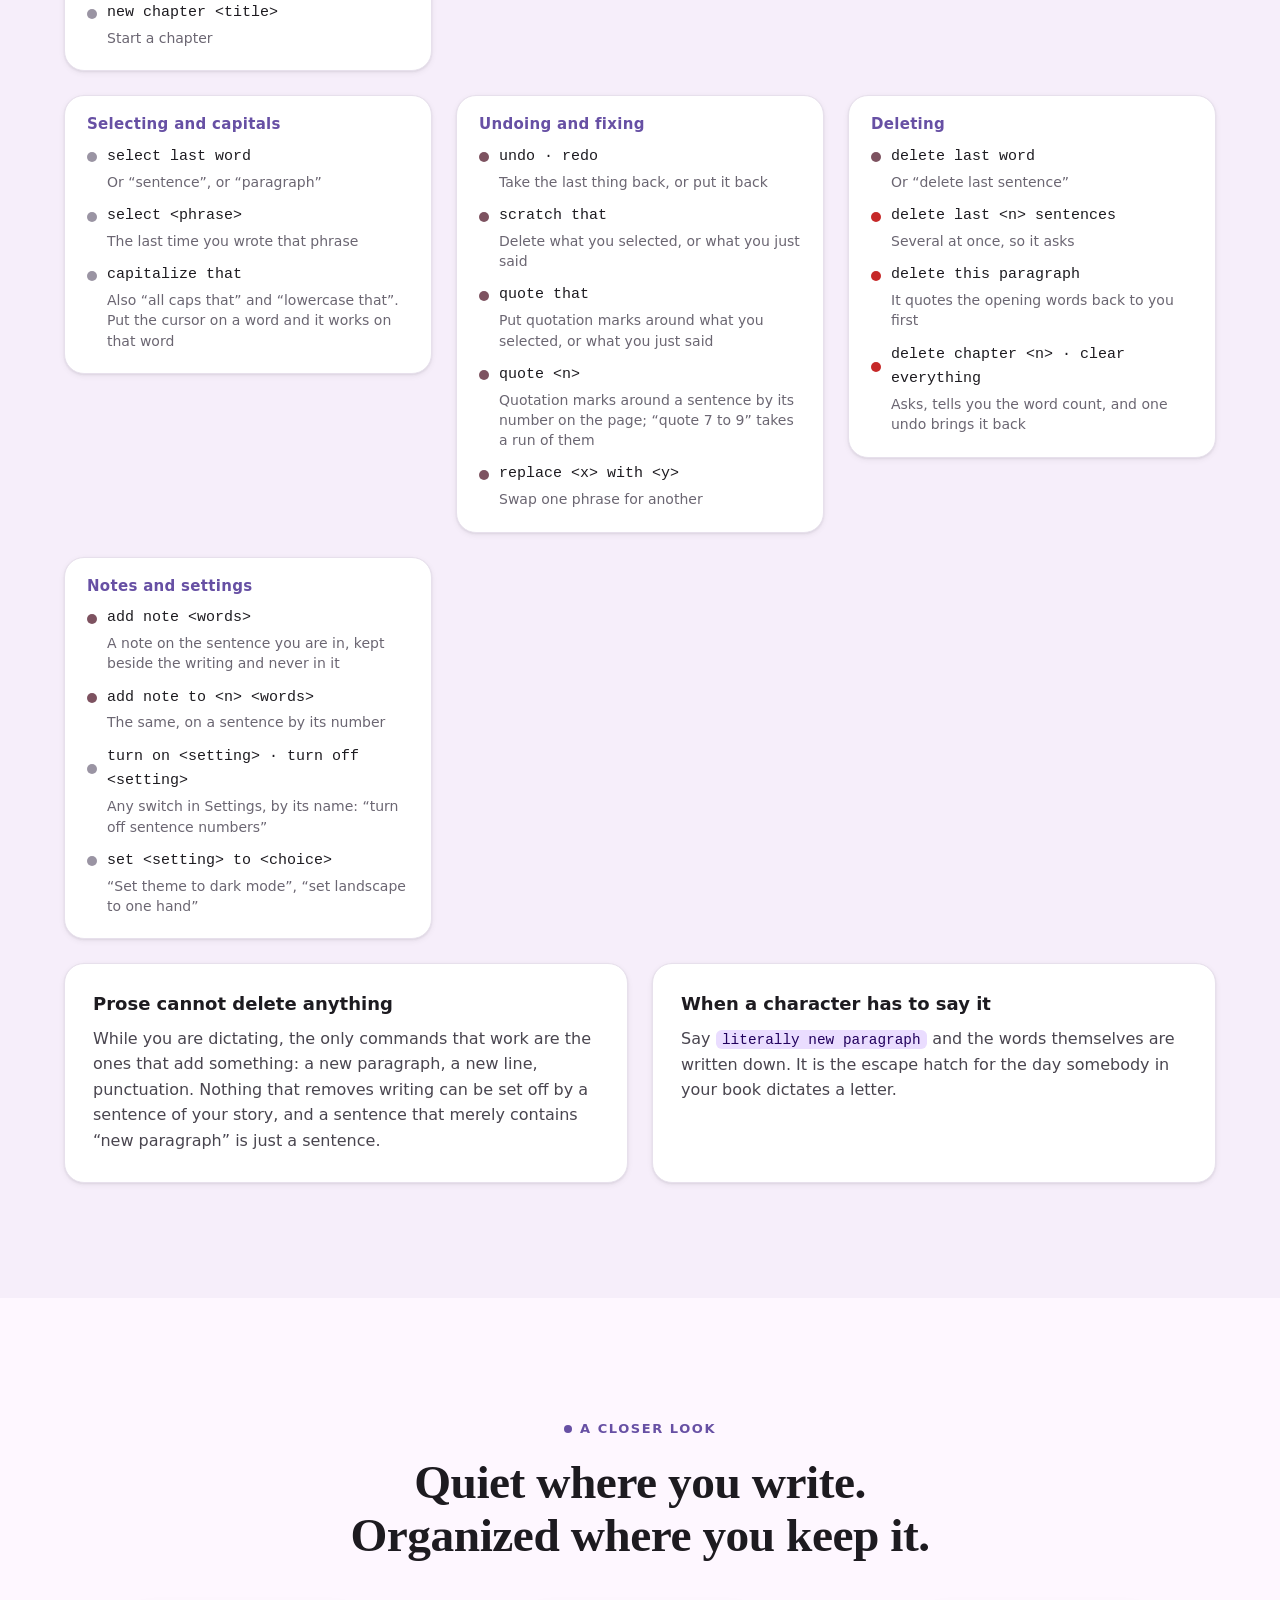
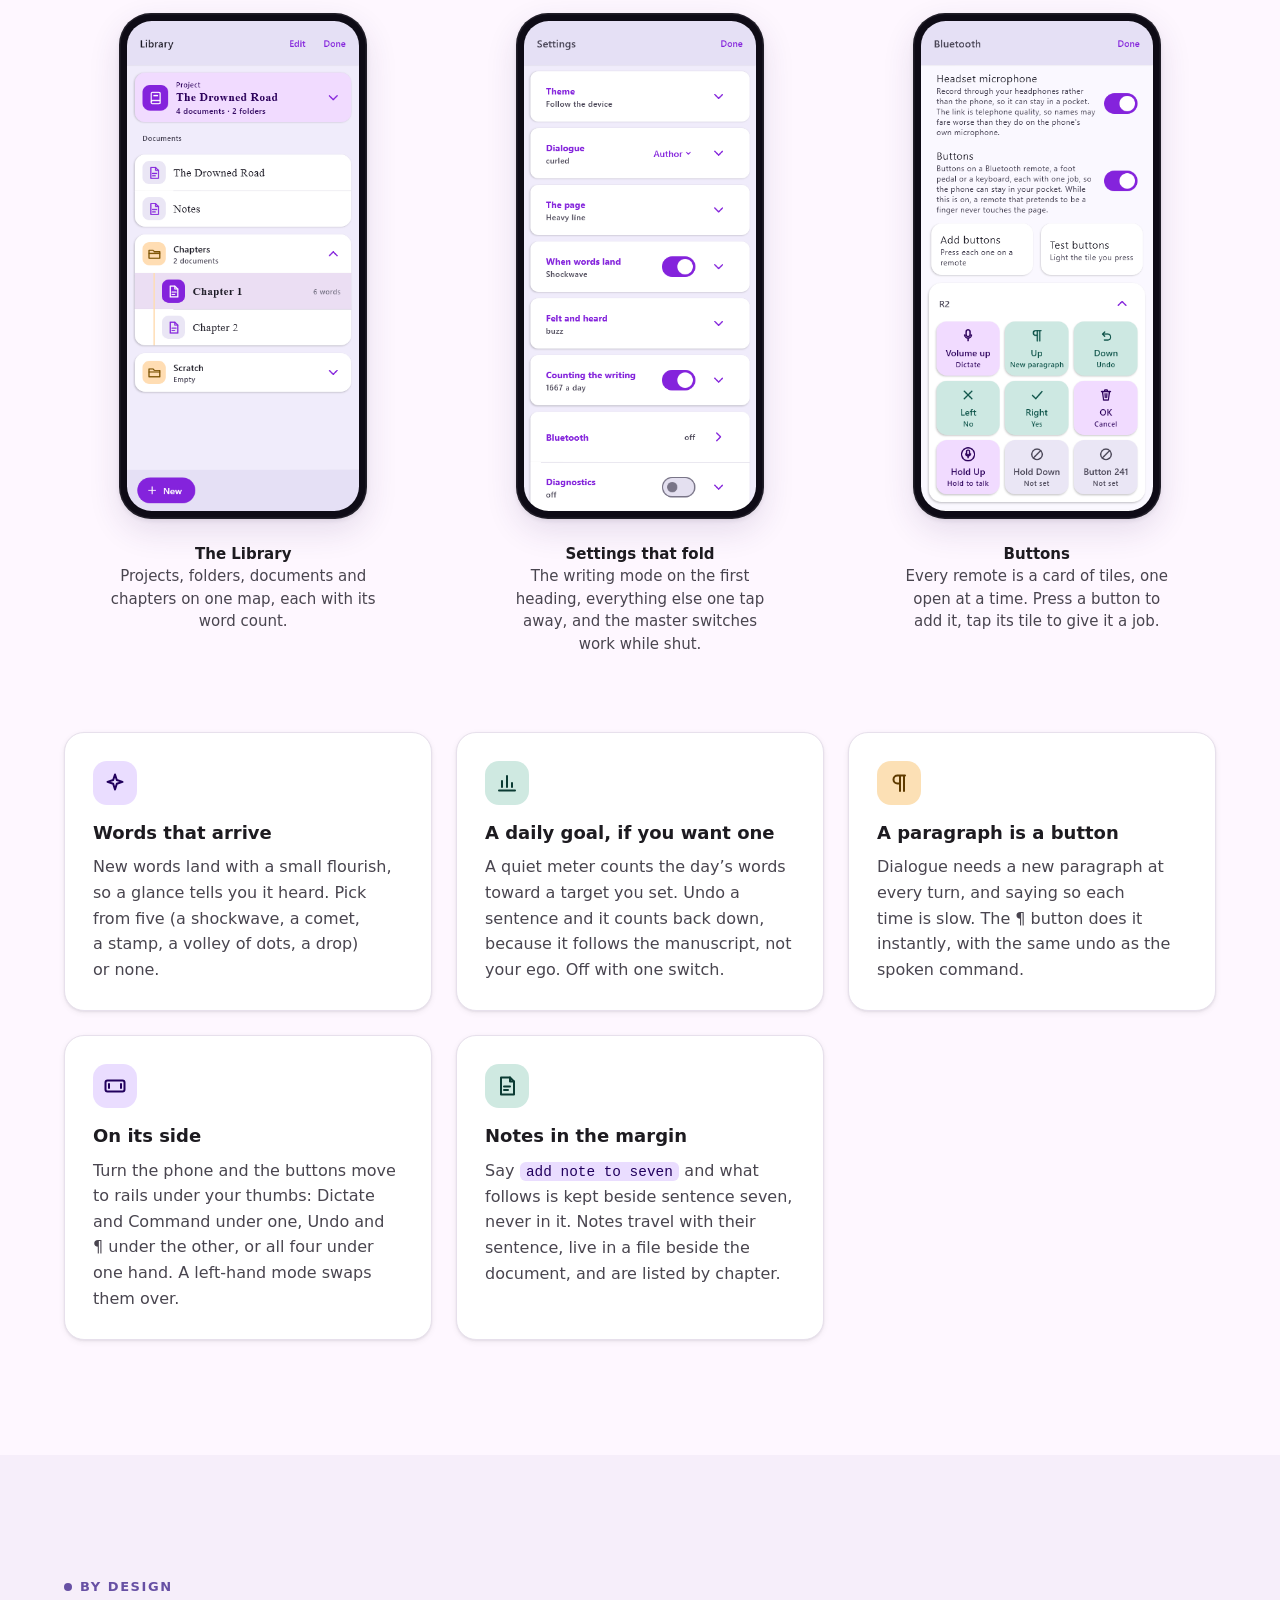
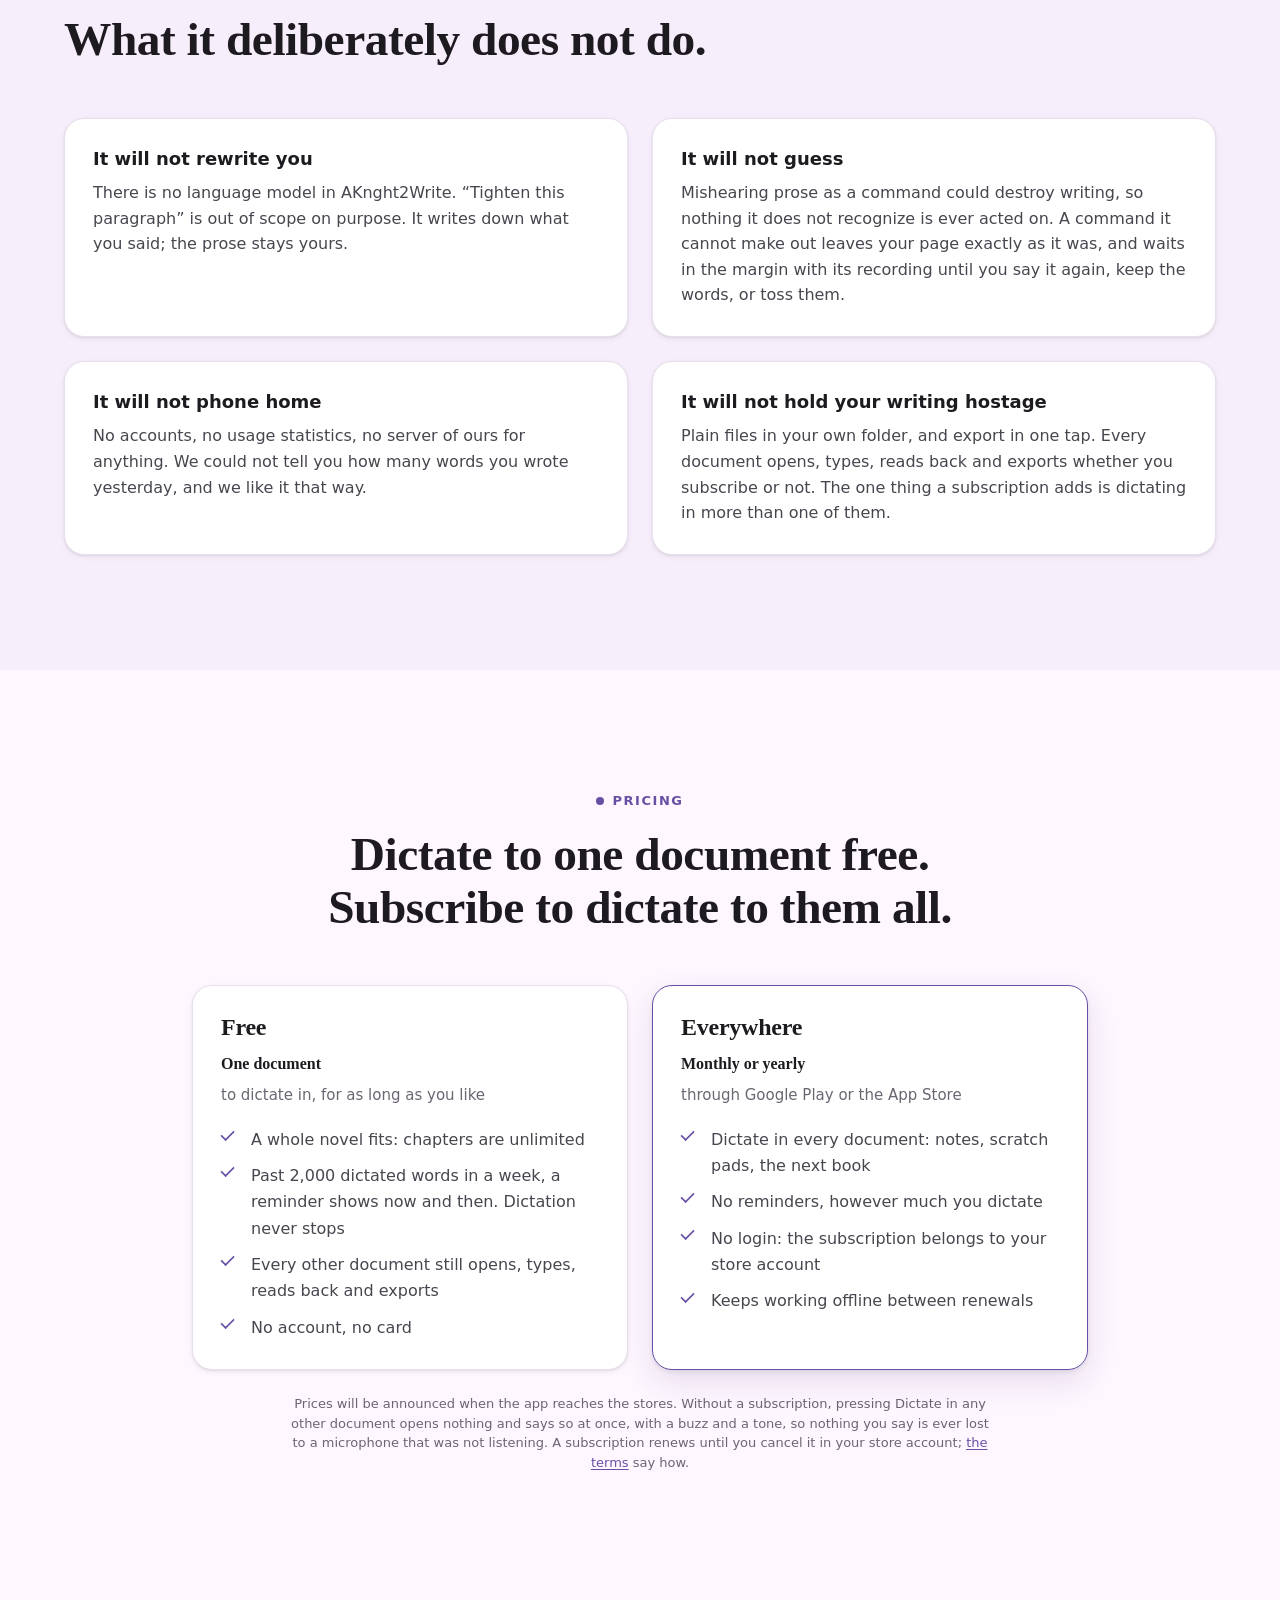
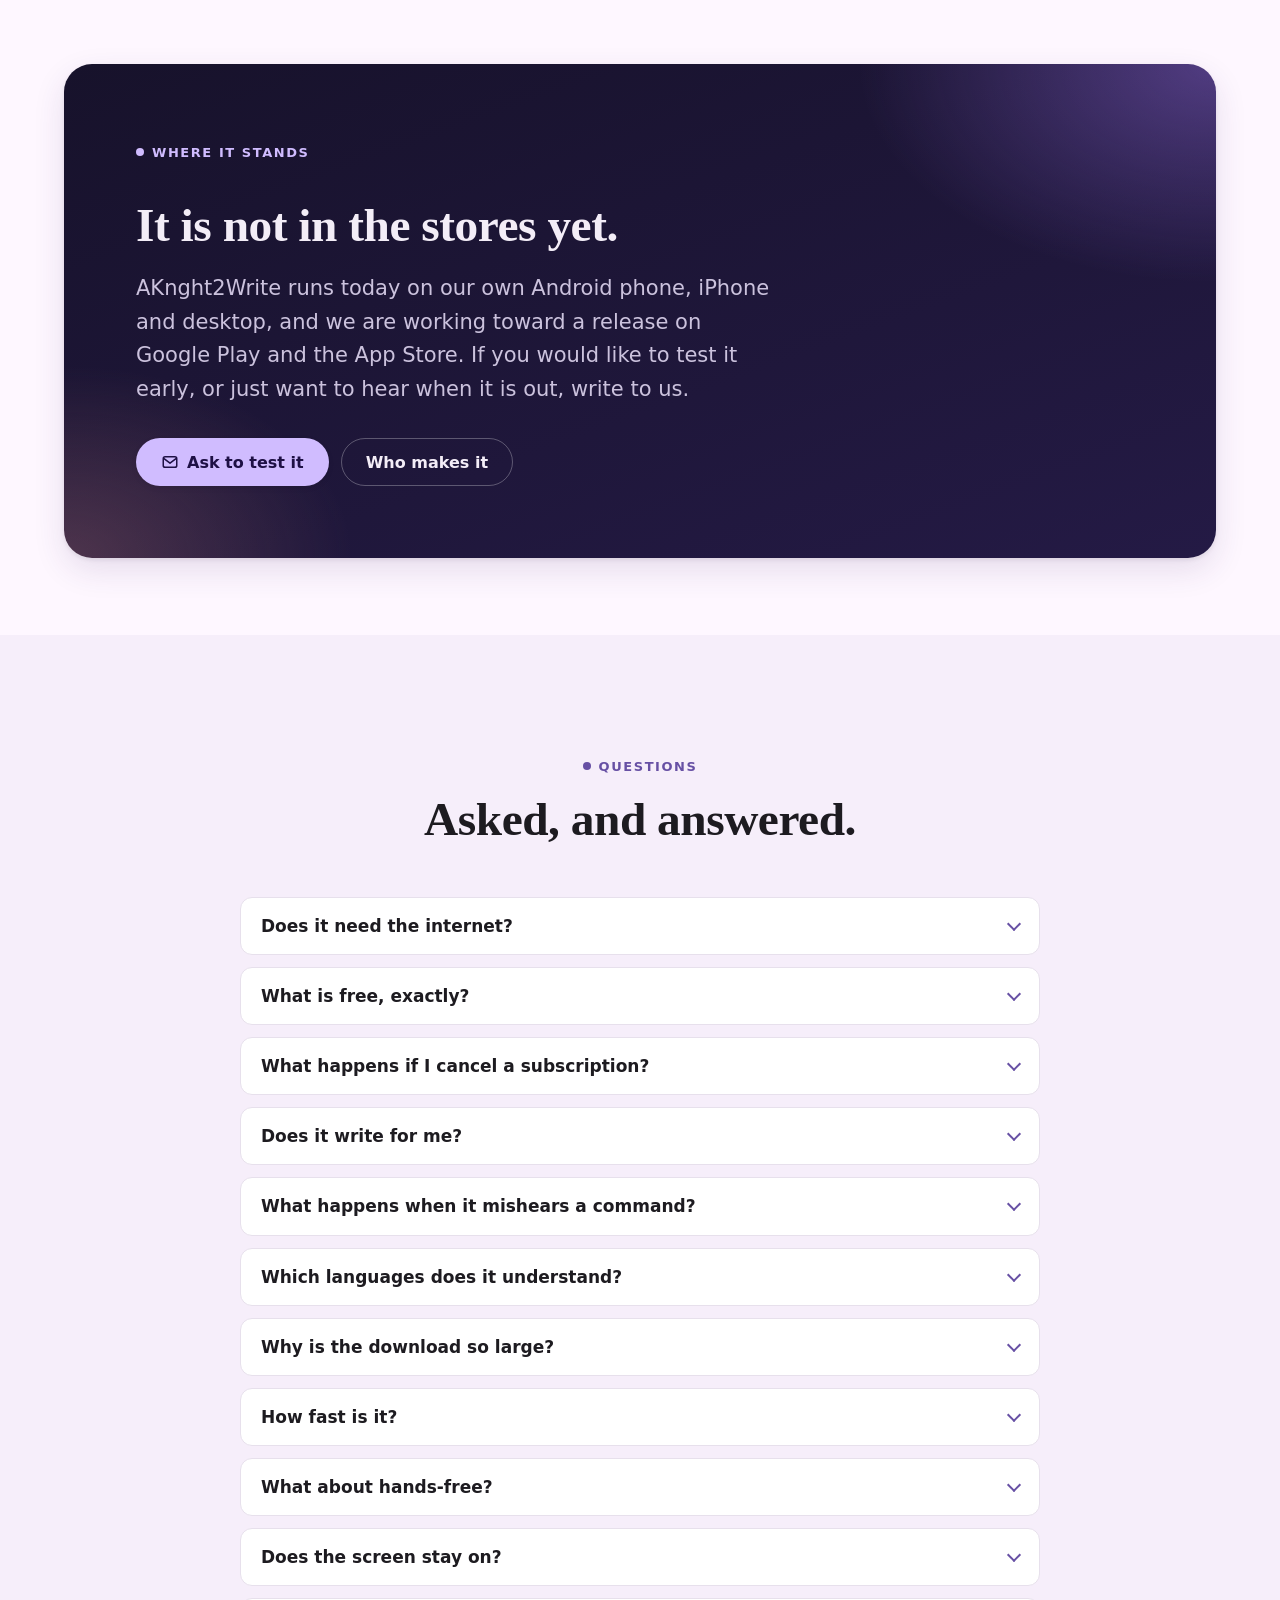
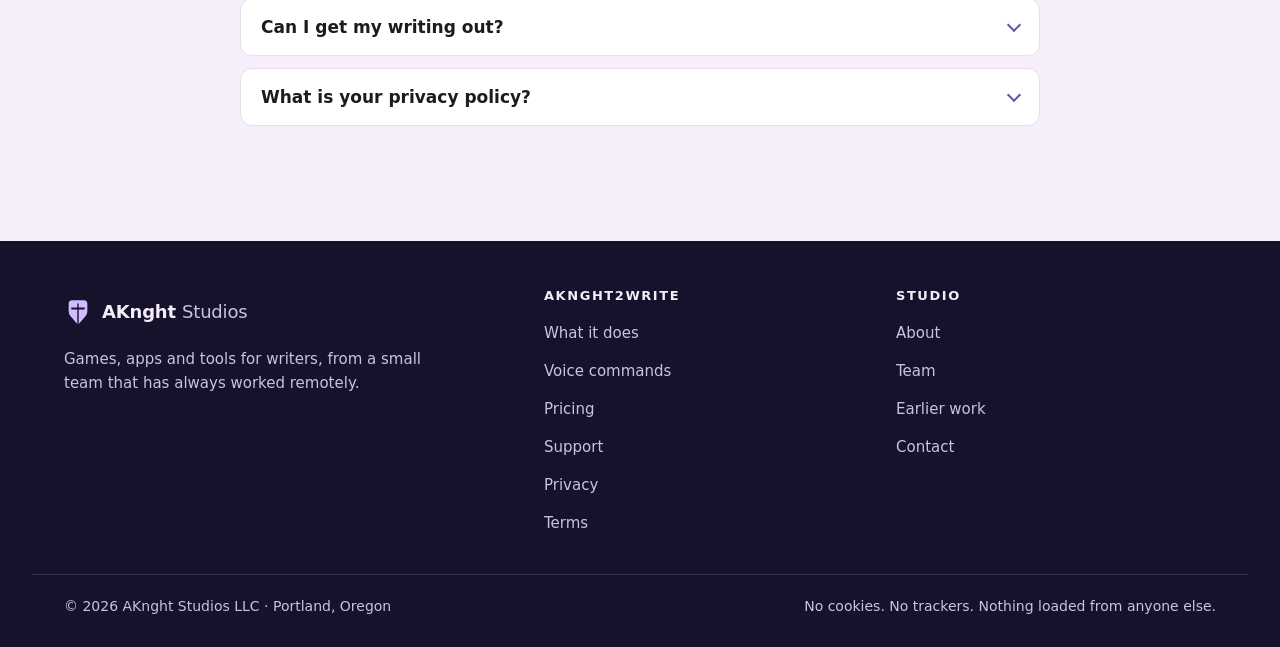
<file: AKnght2Write/index.html>
<!doctype html>
<html lang="en">
<head>
  <meta charset="utf-8">
  <meta name="viewport" content="width=device-width, initial-scale=1">
  <title>AKnght2Write | Dictation for novelists, entirely on your phone</title>
  <meta name="description" content="AKnght2Write turns what you say into a manuscript and a short list of spoken commands into edits. It runs entirely on your phone, learns your characters’ names, and never loses a word.">
  <meta name="theme-color" content="#17122b">
  <meta property="og:type" content="website">
  <meta property="og:site_name" content="AKnght Studios">
  <meta property="og:title" content="AKnght2Write | A first draft, wherever you are">
  <meta property="og:description" content="Dictation made for novelists. On-device, private, and built so that your words are never lost.">
  <link rel="icon" href="../assets/favicon.svg" type="image/svg+xml">
  <link rel="stylesheet" href="../assets/site.css">
  <script>
    (function () {
      var root = document.documentElement;
      root.classList.add('js');
      try {
        var saved = localStorage.getItem('theme');
        if (saved === 'light' || saved === 'dark') root.setAttribute('data-theme', saved);
      } catch (e) {}
    })();
  </script>
</head>
<body>
  <a class="skip-link" href="#main">Skip to the content</a>

  <header class="site-header">
    <div class="wrap site-header__inner">
      <a class="brand" href="../index.html" aria-label="AKnght Studios, home">
        <svg class="brand__mark" viewBox="0 0 48 48" aria-hidden="true"><path fill="currentColor" d="M14 4h20a6 6 0 0 1 6 6v12.5c0 3-1.05 5.9-2.95 8.2L25.2 44.6V19.8h10.3v-3.4H25.2V9.5h-2.4v6.9H12.5v3.4h10.300v24.800L10.950 30.700A12.800 12.800 0 0 1 8 22.500V10a6 6 0 0 1 6-6z"/></svg>
        <span class="brand__name">AKnght <span>Studios</span></span>
      </a>
      <nav id="site-nav" class="site-nav" aria-label="Main">
        <a href="index.html" aria-current="page">AKnght2Write</a>
        <a href="../index.html#studio">Studio</a>
        <a href="../index.html#team">Team</a>
        <a href="../index.html#games">Games</a>
        <a href="../index.html#contact">Contact</a>
      </nav>
      <button class="icon-btn theme-toggle" type="button" aria-label="Switch to the dark theme">
        <svg class="moon" viewBox="0 0 24 24" fill="none" stroke="currentColor" stroke-width="2" stroke-linecap="round" stroke-linejoin="round" aria-hidden="true"><path d="M20 14.5A8.5 8.5 0 1 1 9.5 4a7 7 0 0 0 10.5 10.5z"/></svg>
        <svg class="sun" viewBox="0 0 24 24" fill="none" stroke="currentColor" stroke-width="2" stroke-linecap="round" stroke-linejoin="round" aria-hidden="true"><circle cx="12" cy="12" r="4"/><path d="M12 2.5V5M12 19v2.5M2.5 12H5M19 12h2.5M5.3 5.3l1.8 1.8M16.9 16.9l1.8 1.8M5.3 18.7l1.8-1.8M16.9 7.1l1.8-1.8"/></svg>
      </button>
      <button class="icon-btn nav-toggle" type="button" aria-expanded="false" aria-controls="site-nav" aria-label="Open the menu">
        <svg class="open" viewBox="0 0 24 24" fill="none" stroke="currentColor" stroke-width="2" stroke-linecap="round" aria-hidden="true"><path d="M4 7h16M4 12h16M4 17h16"/></svg>
        <svg class="close" viewBox="0 0 24 24" fill="none" stroke="currentColor" stroke-width="2" stroke-linecap="round" aria-hidden="true"><path d="M6 6l12 12M18 6 6 18"/></svg>
      </button>
    </div>
  </header>

  <main id="main">

    <!-- ================================================================ hero -->
    <section class="hero on-night" aria-labelledby="hero-title">
      <div class="wrap hero__inner">
        <div class="hero__copy">
          <img class="app-icon" src="../assets/img/app/icon.svg" width="88" height="88" alt="The AKnght2Write icon: a voice in violet becoming gold lines of text">
          <p class="eyebrow">AKnght2Write</p>
          <h1 id="hero-title" class="h-display">A first draft, <em>wherever you are.</em></h1>
          <p class="lead">Walking, driving, or lying in bed: say the next scene and AKnght2Write turns it into manuscript, with its paragraphs, dialogue and chapters. A short list of spoken commands makes the edits. Everything happens on the phone, and nothing is sent anywhere.</p>
          <ul class="chips" aria-label="In short">
            <li><svg viewBox="0 0 24 24" fill="none" stroke="currentColor" stroke-width="2.5" stroke-linecap="round" stroke-linejoin="round" aria-hidden="true"><path d="m5 12.5 4.5 4.5L19 7.5"/></svg>No account</li>
            <li><svg viewBox="0 0 24 24" fill="none" stroke="currentColor" stroke-width="2.5" stroke-linecap="round" stroke-linejoin="round" aria-hidden="true"><path d="m5 12.5 4.5 4.5L19 7.5"/></svg>No cloud</li>
            <li><svg viewBox="0 0 24 24" fill="none" stroke="currentColor" stroke-width="2.5" stroke-linecap="round" stroke-linejoin="round" aria-hidden="true"><path d="m5 12.5 4.5 4.5L19 7.5"/></svg>Nothing rewrites your prose</li>
            <li><svg viewBox="0 0 24 24" fill="none" stroke="currentColor" stroke-width="2.5" stroke-linecap="round" stroke-linejoin="round" aria-hidden="true"><path d="m5 12.5 4.5 4.5L19 7.5"/></svg>Works in airplane mode</li>
          </ul>
          <div class="btn-row">
            <a class="btn btn--primary" href="#features">See what it does</a>
            <a class="btn btn--ghost" href="#status">Ask to test it</a>
          </div>
          <p class="hero__status">In development for Android, iPhone and desktop</p>
        </div>

        <div class="demo" data-demo>
          <p class="visually-hidden">An animated demonstration of AKnght2Write. The writer taps the paragraph button, holds Dictate and says a line of dialogue, and it lands on the page with curly quotation marks. They hold Command and say “replace water with river”, and the first sentence changes. Then the phone reads the chapter back.</p>

          <div class="demo__say" data-say data-kind="dictate" aria-hidden="true">
            <span class="demo__mic">
              <svg class="i-mic" viewBox="0 0 24 24" fill="none" stroke="currentColor" stroke-width="2" stroke-linecap="round" stroke-linejoin="round"><rect x="9" y="3" width="6" height="11" rx="3"/><path d="M5.5 11a6.5 6.5 0 0 0 13 0M12 17.5V21"/></svg>
              <svg class="i-speaker" viewBox="0 0 24 24" fill="none" stroke="currentColor" stroke-width="2" stroke-linecap="round" stroke-linejoin="round"><path d="M4 9.5v5h3.5L12 18V6L7.5 9.5H4z"/><path d="M15.5 9a4 4 0 0 1 0 6M18 6.5a7.5 7.5 0 0 1 0 11"/></svg>
            </span>
            <span>
              <small data-say-label>Hold Dictate and say</small>
              <span class="demo__words" data-say-words>we should go now said Amyra</span>
            </span>
          </div>

          <div class="phone" aria-hidden="true">
            <div class="phone__screen" data-screen>
              <div class="app-bar">
                <div class="app-title">
                  <b>Chapter 1 <svg viewBox="0 0 24 24" fill="none" stroke="currentColor" stroke-width="3" stroke-linecap="round" stroke-linejoin="round"><path d="M6 9l6 6 6-6"/></svg></b>
                  <span>The Drowned Road</span>
                </div>
                <div class="app-icons">
                  <span data-play><svg viewBox="0 0 24 24"><path d="M8 5.5v13l10.5-6.5z" fill="currentColor" stroke="currentColor" stroke-width="1.5" stroke-linejoin="round"/></svg></span>
                  <span><svg viewBox="0 0 24 24" fill="none" stroke="currentColor" stroke-width="2" stroke-linecap="round"><circle cx="12" cy="7.5" r="3" fill="currentColor"/><path d="M5 20a7 7 0 0 1 14 0"/></svg></span>
                  <span><svg viewBox="0 0 24 24" fill="none" stroke="currentColor" stroke-width="2" stroke-linecap="round" stroke-linejoin="round"><rect x="8.5" y="8.5" width="11" height="12" rx="2.5"/><path d="M15.5 8.5V6A2.5 2.5 0 0 0 13 3.5H7A2.5 2.5 0 0 0 4.5 6v8A2.5 2.5 0 0 0 7 16.5h1.5"/></svg></span>
                  <span><svg viewBox="0 0 24 24" fill="none" stroke="currentColor" stroke-width="2" stroke-linecap="round" stroke-linejoin="round"><path d="M12 15V4M8 7.5l4-4 4 4M6 11.5v6A2.5 2.5 0 0 0 8.500 20h7a2.5 2.5 0 0 0 2.5-2.5v-6"/></svg></span>
                  <span><svg viewBox="0 0 24 24" fill="currentColor"><circle cx="12" cy="5" r="1.7"/><circle cx="12" cy="12" r="1.7"/><circle cx="12" cy="19" r="1.7"/></svg></span>
                </div>
              </div>
              <div class="app-status" data-status data-state="ready">
                <i class="app-status__dot"></i>
                <span class="app-status__text" data-status-text>Ready</span>
                <span class="app-status__mode">Author</span>
                <span class="app-queue" data-queue><i></i><i></i><i></i></span>
              </div>
              <div class="app-meter">
                <div class="app-meter__bar"><span data-meter-bar style="width: 13.08%"></span></div>
                <span class="app-meter__count" data-meter-count>218 / 1667</span>
              </div>
              <div class="app-readback" data-readback>
                <svg viewBox="0 0 24 24" fill="currentColor"><path d="M11 6v12L3 12zM21 6v12l-8-6z"/></svg>
                <span>Pause</span>
                <svg viewBox="0 0 24 24" fill="currentColor"><path d="M13 6v12l8-6zM3 6v12l8-6z"/></svg>
                <span data-readback-count>1 of 2</span>
              </div>
              <div class="app-page" data-page>
                <h4>The Drowned Road</h4>
                <p data-p1><span class="sentence" data-s1>Amyra went down to the <span class="swap" data-swap>river</span> before the light came.</span></p>
                <p data-p2><span class="sentence" data-s2>“We should go now,” said Amyra.</span><span class="app-caret" data-caret></span></p>
              </div>
              <div class="app-controls">
                <div class="app-btn app-btn--dictate" data-btn-dictate><b>Dictate</b><small>hold and speak</small></div>
                <div class="app-btn app-btn--para" data-btn-para><b>¶</b><small>paragraph</small></div>
                <div class="app-btn app-btn--command" data-btn-command><b>Command</b><small>hold to edit</small></div>
              </div>
              <div class="app-undo" data-undo data-live>Undo replace</div>
            </div>
          </div>

          <button class="demo__toggle" type="button" data-toggle>
            <svg class="pause" viewBox="0 0 24 24" fill="none" stroke="currentColor" stroke-width="3.5" stroke-linecap="round" aria-hidden="true"><path d="M8 5v14M16 5v14"/></svg>
            <svg class="play" viewBox="0 0 24 24" fill="currentColor" aria-hidden="true"><path d="M7 4.5v15l12-7.5z"/></svg>
            <span data-toggle-text>Pause the demo</span>
          </button>
        </div>
      </div>
    </section>

    <!-- ============================================================ the loop -->
    <section class="section section--tight section--alt" aria-labelledby="loop-title">
      <div class="wrap">
        <div class="section__head section__head--center">
          <p class="eyebrow">How it goes</p>
          <h2 id="loop-title" class="h-section">Dictate. Listen. Revise.</h2>
        </div>
        <div class="grid">
          <article class="card">
            <div class="tile"><svg viewBox="0 0 24 24" fill="none" stroke="currentColor" stroke-width="2" stroke-linecap="round" stroke-linejoin="round" aria-hidden="true"><rect x="9" y="3" width="6" height="11" rx="3"/><path d="M5.5 11a6.5 6.5 0 0 0 13 0M12 17.5V21"/></svg></div>
            <h3 class="h-card">Wherever you are, talk</h3>
            <p>On a walk, behind the wheel, or lying in bed: hold the button, or click a remote, and say the scene. Sentences arrive whole, with their punctuation, and a new paragraph is one tap away.</p>
          </article>
          <article class="card">
            <div class="tile tile--mint"><svg viewBox="0 0 24 24" fill="none" stroke="currentColor" stroke-width="2" stroke-linecap="round" stroke-linejoin="round" aria-hidden="true"><path d="M4 9.5v5h3.5L12 18V6L7.5 9.5H4z"/><path d="M15.5 9a4 4 0 0 1 0 6M18 6.5a7.5 7.5 0 0 1 0 11"/></svg></div>
            <h3 class="h-card">Later, listen</h3>
            <p>Press play and hear the chapter read to you, sentence by sentence. The ear catches what the eye forgives.</p>
          </article>
          <article class="card">
            <div class="tile tile--rose"><svg viewBox="0 0 24 24" fill="none" stroke="currentColor" stroke-width="2.25" stroke-linecap="round" stroke-linejoin="round" aria-hidden="true"><path d="m5 8 5 4-5 4M12.5 17H19"/></svg></div>
            <h3 class="h-card">Then fix it, by voice or by hand</h3>
            <p>Say <span class="say">replace water with river</span>, or tap a paragraph and type. Whatever you change is one undo away.</p>
          </article>
        </div>
      </div>
    </section>

    <!-- ============================================================ features -->
    <section class="section" id="features" aria-label="What it does">
      <div class="wrap">

        <div class="split">
          <div class="split__copy">
            <p class="eyebrow">On the device</p>
            <h2>It works in airplane mode. For good.</h2>
            <p>Everything it does, it does on the phone itself. There is no account to make, no server to reach and nothing to upload. On Android, AKnght2Write does not even request permission to use the internet. It could not send your book anywhere if it wanted to.</p>
            <ul class="ticks">
              <li>No sign-up, no login, no cloud</li>
              <li>No ads, no analytics, no telemetry of its own</li>
              <li>The only thing that ever touches a network is the app store, and only if you subscribe</li>
            </ul>
          </div>
          <div class="split__visual">
            <div class="figure">
              <p class="figure__label">Where your words go</p>
              <div class="flow">
                <div class="flow__node">
                  <span class="tile"><svg viewBox="0 0 24 24" fill="none" stroke="currentColor" stroke-width="2" stroke-linecap="round" stroke-linejoin="round" aria-hidden="true"><rect x="9" y="3" width="6" height="11" rx="3"/><path d="M5.5 11a6.5 6.5 0 0 0 13 0M12 17.5V21"/></svg></span>
                  Your voice
                  <small>spoken</small>
                </div>
                <div class="flow__node">
                  <span class="tile tile--rose"><svg viewBox="0 0 24 24" fill="none" stroke="currentColor" stroke-width="2" stroke-linecap="round" stroke-linejoin="round" aria-hidden="true"><rect x="6.5" y="2.5" width="11" height="19" rx="2.5"/><path d="M10.5 18.500h3"/></svg></span>
                  Your phone
                  <small>heard and written</small>
                </div>
                <div class="flow__node">
                  <span class="tile tile--amber"><svg viewBox="0 0 24 24" fill="none" stroke="currentColor" stroke-width="2" stroke-linecap="round" stroke-linejoin="round" aria-hidden="true"><path d="M3.5 7A2.5 2.5 0 0 1 6 4.5h3.600l2 2.500H18A2.500 2.500 0 0 1 20.500 9.500V17a2.500 2.500 0 0 1-2.500 2.500H6A2.500 2.500 0 0 1 3.500 17z"/></svg></span>
                  Your folder
                  <small>kept as plain text</small>
                </div>
              </div>
              <div class="flow__cloud">
                <svg viewBox="0 0 24 24" fill="none" stroke="currentColor" stroke-width="2" stroke-linecap="round" stroke-linejoin="round" aria-hidden="true"><path d="M7 18.500a4.500 4.500 0 0 1-.6-8.960A6 6 0 0 1 18 11a3.800 3.800 0 0 1 .5 7.500z"/><path d="M4 4l16 16"/></svg>
                <span>Somebody else’s computer: not involved.</span>
              </div>
            </div>
          </div>
        </div>

        <div class="split split--flip">
          <div class="split__copy">
            <p class="eyebrow">The cast list</p>
            <h2>It learns how to spell Amyra.</h2>
            <p>Ordinary dictation hears an invented name and writes the nearest real one. AKnght2Write keeps a cast list for each book and tells the recognizer what to listen for.</p>
            <p>You do not have to fill it in first. Correct a name by hand once, and it offers to remember. The list builds itself out of ordinary writing, and each book keeps its own.</p>
          </div>
          <div class="split__visual">
            <div class="figure">
              <div class="remember" role="img" aria-label="The app’s banner: Remember “Amyra”? It heard “Amira”. With the choices No and Remember.">
                <span>Remember “Amyra”? It heard “Amira”.</span>
                <b>No</b><b>Remember</b>
              </div>
              <div class="score">
                <div class="score__row">
                  <span>Without the cast list</span><b>1 of 5 names</b>
                  <div class="score__bar score__bar--low"><span style="width: 20%"></span></div>
                  <span class="score__names">Amira, Ijeart, Sami, Kaitlyn…</span>
                </div>
                <div class="score__row">
                  <span>With it</span><b>5 of 5 names</b>
                  <div class="score__bar"><span style="width: 100%"></span></div>
                  <span class="score__names">Amyra, Idurt, Saimi, Kaitlin, Calbert</span>
                </div>
              </div>
              <p class="fine">Our own measurement: the same recording through the same model, with the cast list off and then on. It was taken with synthesized voices reading a prepared passage, so treat it as the shape of the result rather than a promise about your voice.</p>
            </div>
          </div>
        </div>

        <div class="split">
          <div class="split__copy">
            <p class="eyebrow">Made for fiction</p>
            <h2>Dialogue lands as dialogue.</h2>
            <p>In Author mode, quotation marks come out curled and a new speaker starts a new paragraph. If you like, a pause between two lines can mark the change of speaker as well: read two short passages once, and the app learns how long your own pauses run. The recognizer decides what is dialogue from your tone of voice, and a flat reading can fool it. When it misses a line, say <span class="say">quote that</span> and the last thing you said is wrapped in quotation marks, or <span class="say">quote 7</span> for a sentence by its number on the page.</p>
            <p>Writing something that is not fiction? Standard mode writes what it hears and adds no quotation mark you did not ask for. The mode is remembered for each document.</p>
          </div>
          <div class="split__visual">
            <div class="figure">
              <p class="figure__label">You say</p>
              <div class="page page--heard">
                <p>we should go now said Amyra</p>
                <p>Calbert did not move before the light</p>
              </div>
              <div class="arrow-down"><svg viewBox="0 0 24 24" fill="none" stroke="currentColor" stroke-width="2" stroke-linecap="round" stroke-linejoin="round" aria-hidden="true"><path d="M12 5v14M6 13l6 6 6-6"/></svg></div>
              <p class="figure__label">On the page</p>
              <div class="page">
                <p>“We should go now,” said Amyra.</p>
                <p>Calbert did not move. “Before the light?”</p>
              </div>
            </div>
          </div>
        </div>

        <div class="split split--flip">
          <div class="split__copy">
            <p class="eyebrow">Built to be trusted</p>
            <h2>Your words are saved before they are understood.</h2>
            <p>Every utterance is written to the phone’s storage the moment you stop talking, and deleted only once its words are on the page. If the phone closes the app mid-sentence, the recording is still there, and it is written down the next time you open it.</p>
            <p>And you never wait. Keep talking while the last sentence is still being worked out; everything lands in the order you said it.</p>
          </div>
          <div class="split__visual">
            <div class="figure">
              <p class="figure__label">What happens to a sentence</p>
              <ol class="steps">
                <li><b>You stop talking</b><span>The button is free again at once.</span></li>
                <li><b>The recording is saved</b><span>Before anything else is tried.</span></li>
                <li><b>It is turned into words</b><span>In the order spoken, however many are waiting.</span></li>
                <li><b>The words are on the page</b><span>Only now is the recording deleted.</span></li>
              </ol>
              <p class="fine">Interrupted anywhere along the way, it picks up from the saved recording at the next launch.</p>
            </div>
          </div>
        </div>

        <div class="split">
          <div class="split__copy">
            <p class="eyebrow">Eyes up</p>
            <h2>Made for a phone you are not looking at.</h2>
            <p>Pair a cheap Bluetooth camera remote, a ring or a foot pedal and give each button a job: dictate, new paragraph, undo, read back. Click to start, click again to send, double-click to throw a bad take away.</p>
            <p>A buzz and a tone tell you it heard you, because you are not watching. The screen stays lit while you work and for a few minutes after, as long as you choose in Settings. A Bluetooth headset can be the microphone.</p>
            <p>A command it could not make out feels different: a heavier buzz and a falling tone, and nothing is written. Click the same button and say it again.</p>
          </div>
          <div class="split__visual" style="text-align: center;">
            <span class="bezel"><img src="../assets/img/app/buttons.png" width="360" height="760" alt="The Bluetooth screen: a remote’s buttons shown as tiles, each with its job: Dictate, New paragraph, Undo, No, Yes, Cancel, Hold to talk, Read back." loading="lazy"></span>
          </div>
        </div>

        <div class="split split--flip">
          <div class="split__copy">
            <p class="eyebrow">Yours to keep</p>
            <h2>Your book is a folder of plain text.</h2>
            <p>A project is a folder. Its documents are Markdown files that open in anything, back up however you like, and sync with whatever you already use. On Android you choose the folder, and it outlives the app: uninstall, reinstall, point at the same folder, and every project is back.</p>
            <p>When it is time to move to your word processor, Copy puts the whole manuscript on the clipboard and Send hands it to any app that takes text or a file.</p>
          </div>
          <div class="split__visual">
            <div class="figure">
              <p class="figure__label">On your phone’s storage</p>
<pre class="tree"><b>The Drowned Road/</b>
├─ The Drowned Road.md
├─ Notes.md
├─ <b>Chapters/</b>
│  ├─ Chapter 1.md
│  └─ Chapter 2.md
├─ <b>Scratch/</b>
└─ TextReplacements.md  <i>cast list</i></pre>
            </div>
          </div>
        </div>

        <div class="split">
          <div class="split__copy">
            <p class="eyebrow">Where was I?</p>
            <h2>Every sentence has a number you can say.</h2>
            <p>Finding a spot by its words means hoping the recognizer hears the same phrase the same way twice. A number read off the page has no such problem. Say <span class="say">go to 5</span> and carry on from the end of sentence five.</p>
            <p>The numbers start again with each chapter, so they stay short enough to say out loud. They are only drawn on the screen and are never part of your text.</p>
          </div>
          <div class="split__visual">
            <div class="figure">
              <div class="page page--numbered">
                <p><span class="n" data-n="1">Amyra</span> went down to the water before the light came. <span class="n" data-n="2">The</span> horses had been standing in the rain since the middle of the night. <span class="n" data-n="3">She</span> did not speak to them.</p>
                <p><span class="n" data-n="4">Calbert</span> had not slept. <mark><span class="n" data-n="5">He</span> watched the road from the gate, and said nothing to anyone who passed.</mark> <span class="n" data-n="6">The</span> bell rang twice.</p>
              </div>
            </div>
          </div>
        </div>

      </div>
    </section>

    <!-- ============================================================ commands -->
    <section class="section section--alt" id="commands" aria-labelledby="commands-title">
      <div class="wrap">
        <div class="section__head">
          <p class="eyebrow">Voice commands</p>
          <h2 id="commands-title" class="h-section">A short list of commands, and one promise.</h2>
          <p class="lead">Hold Command and say what you want done. The list is short and fixed on purpose: nothing is guessing at what you meant, so the same words do the same thing every time.</p>
        </div>

        <p class="promise">If a command is not understood, nothing is changed and nothing is written. The app says so, marks the place, and keeps the recording so you can hear it. Say it again, write the words down after all, or toss them. Your words are never lost.</p>

        <ul class="legend" aria-label="What a command can cost you">
          <li><span class="dot dot--safe"></span>Cannot lose writing</li>
          <li><span class="dot dot--undo"></span>One “undo” away</li>
          <li><span class="dot dot--asks"></span>Asks before it deletes</li>
        </ul>

        <div class="commands" style="margin-top: 2rem;">
          <div class="card">
            <h3>Structure</h3>
            <dl>
              <dt><span class="dot dot--safe"></span>new paragraph</dt><dd>Start a new paragraph</dd>
              <dt><span class="dot dot--safe"></span>new line</dt><dd>Break the line without starting a paragraph</dd>
              <dt><span class="dot dot--safe"></span>join paragraphs</dt><dd>Put this paragraph back onto the one above</dd>
              <dt><span class="dot dot--safe"></span>line break</dt><dd>A scene break: a line across the page, with the next sentence under it</dd>
              <dt><span class="dot dot--undo"></span>undo line break</dt><dd>Take the whole break out again, however long ago you made it</dd>
              <dt><span class="dot dot--safe"></span>new chapter &lt;title&gt;</dt><dd>Start a chapter</dd>
            </dl>
          </div>
          <div class="card">
            <h3>Punctuation</h3>
            <dl>
              <dt><span class="dot dot--safe"></span>period</dt><dd>Or “full stop”</dd>
              <dt><span class="dot dot--safe"></span>comma · question mark</dt><dd>And “exclamation mark”</dd>
              <dt><span class="dot dot--safe"></span>open quote · close quote</dt><dd>“End quote” and “unquote” work too</dd>
              <dt><span class="dot dot--safe"></span>em dash</dt><dd>The long dash, for a line that gets cut off</dd>
            </dl>
          </div>
          <div class="card">
            <h3>Moving about</h3>
            <dl>
              <dt><span class="dot dot--safe"></span>go to &lt;n&gt;</dt><dd>Write from the end of a numbered sentence</dd>
              <dt><span class="dot dot--safe"></span>go to 0</dt><dd>Write from the start of this chapter</dd>
              <dt><span class="dot dot--safe"></span>go to chapter &lt;n&gt;</dt><dd>Jump to a chapter</dd>
              <dt><span class="dot dot--safe"></span>go to top · go to end</dt><dd>The beginning, or where you left off</dd>
            </dl>
          </div>
          <div class="card">
            <h3>Selecting and capitals</h3>
            <dl>
              <dt><span class="dot dot--safe"></span>select last word</dt><dd>Or “sentence”, or “paragraph”</dd>
              <dt><span class="dot dot--safe"></span>select &lt;phrase&gt;</dt><dd>The last time you wrote that phrase</dd>
              <dt><span class="dot dot--safe"></span>capitalize that</dt><dd>Also “all caps that” and “lowercase that”. Put the cursor on a word and it works on that word</dd>
            </dl>
          </div>
          <div class="card">
            <h3>Undoing and fixing</h3>
            <dl>
              <dt><span class="dot dot--undo"></span>undo · redo</dt><dd>Take the last thing back, or put it back</dd>
              <dt><span class="dot dot--undo"></span>scratch that</dt><dd>Delete what you selected, or what you just said</dd>
              <dt><span class="dot dot--undo"></span>quote that</dt><dd>Put quotation marks around what you selected, or what you just said</dd>
              <dt><span class="dot dot--undo"></span>quote &lt;n&gt;</dt><dd>Quotation marks around a sentence by its number on the page; “quote 7 to 9” takes a run of them</dd>
              <dt><span class="dot dot--undo"></span>replace &lt;x&gt; with &lt;y&gt;</dt><dd>Swap one phrase for another</dd>
            </dl>
          </div>
          <div class="card">
            <h3>Deleting</h3>
            <dl>
              <dt><span class="dot dot--undo"></span>delete last word</dt><dd>Or “delete last sentence”</dd>
              <dt><span class="dot dot--asks"></span>delete last &lt;n&gt; sentences</dt><dd>Several at once, so it asks</dd>
              <dt><span class="dot dot--asks"></span>delete this paragraph</dt><dd>It quotes the opening words back to you first</dd>
              <dt><span class="dot dot--asks"></span>delete chapter &lt;n&gt; · clear everything</dt><dd>Asks, tells you the word count, and one undo brings it back</dd>
            </dl>
          </div>
          <div class="card">
            <h3>Notes and settings</h3>
            <dl>
              <dt><span class="dot dot--undo"></span>add note &lt;words&gt;</dt><dd>A note on the sentence you are in, kept beside the writing and never in it</dd>
              <dt><span class="dot dot--undo"></span>add note to &lt;n&gt; &lt;words&gt;</dt><dd>The same, on a sentence by its number</dd>
              <dt><span class="dot dot--safe"></span>turn on &lt;setting&gt; · turn off &lt;setting&gt;</dt><dd>Any switch in Settings, by its name: “turn off sentence numbers”</dd>
              <dt><span class="dot dot--safe"></span>set &lt;setting&gt; to &lt;choice&gt;</dt><dd>“Set theme to dark mode”, “set landscape to one hand”</dd>
            </dl>
          </div>
        </div>

        <div class="grid grid--two" style="margin-top: clamp(1rem, 2vw, 1.5rem);">
          <div class="card">
            <h3 class="h-card">Prose cannot delete anything</h3>
            <p>While you are dictating, the only commands that work are the ones that add something: a new paragraph, a new line, punctuation. Nothing that removes writing can be set off by a sentence of your story, and a sentence that merely contains “new paragraph” is just a sentence.</p>
          </div>
          <div class="card">
            <h3 class="h-card">When a character has to say it</h3>
            <p>Say <span class="say">literally new paragraph</span> and the words themselves are written down. It is the escape hatch for the day somebody in your book dictates a letter.</p>
          </div>
        </div>
      </div>
    </section>

    <!-- ============================================================= screens -->
    <section class="section" aria-labelledby="screens-title">
      <div class="wrap">
        <div class="section__head section__head--center">
          <p class="eyebrow">A closer look</p>
          <h2 id="screens-title" class="h-section">Quiet where you write. Organized where you keep it.</h2>
        </div>
        <div class="shots">
          <figure class="shot">
            <span class="bezel"><img src="../assets/img/app/library.png" width="360" height="760" alt="The Library: a project card, its documents with word counts, and the chapters of the open document listed beneath it." loading="lazy"></span>
            <figcaption><b>The Library</b>Projects, folders, documents and chapters on one map, each with its word count.</figcaption>
          </figure>
          <figure class="shot">
            <span class="bezel"><img src="../assets/img/app/settings.png" width="360" height="760" alt="Settings: Theme, then the Dialogue heading carrying the writing mode, Author or Standard, above folded sections for The page, When words land, Felt and heard and Counting the writing." loading="lazy"></span>
            <figcaption><b>Settings that fold</b>The writing mode on the first heading, everything else one tap away, and the master switches work while shut.</figcaption>
          </figure>
          <figure class="shot">
            <span class="bezel"><img src="../assets/img/app/buttons.png" width="360" height="760" alt="The Bluetooth screen, with each remote shown as a card of button tiles." loading="lazy"></span>
            <figcaption><b>Buttons</b>Every remote is a card of tiles, one open at a time. Press a button to add it, tap its tile to give it a job.</figcaption>
          </figure>
        </div>

        <div class="grid" style="margin-top: clamp(3rem, 6vw, 5rem);">
          <article class="card">
            <div class="tile"><svg viewBox="0 0 24 24" fill="none" stroke="currentColor" stroke-width="2" stroke-linecap="round" stroke-linejoin="round" aria-hidden="true"><path d="m12 3.500 1.800 5.500 5.700 1.900-5.700 1.900L12 18.500l-1.800-5.700-5.700-1.900L10.200 9z"/></svg></div>
            <h3 class="h-card">Words that arrive</h3>
            <p>New words land with a small flourish, so a glance tells you it heard. Pick from five (a shockwave, a comet, a stamp, a volley of dots, a drop) or none.</p>
          </article>
          <article class="card">
            <div class="tile tile--mint"><svg viewBox="0 0 24 24" fill="none" stroke="currentColor" stroke-width="2" stroke-linecap="round" stroke-linejoin="round" aria-hidden="true"><path d="M4 19.500h16M7 16V10M12 16V5M17 16v-4"/></svg></div>
            <h3 class="h-card">A daily goal, if you want one</h3>
            <p>A quiet meter counts the day’s words toward a target you set. Undo a sentence and it counts back down, because it follows the manuscript, not your ego. Off with one switch.</p>
          </article>
          <article class="card">
            <div class="tile tile--amber"><svg viewBox="0 0 24 24" fill="none" stroke="currentColor" stroke-width="2" stroke-linecap="round" stroke-linejoin="round" aria-hidden="true"><path d="M10 4.500h8M13 4.500V20M17 4.500V20M13 12.500h-2.500a4 4 0 0 1 0-8"/></svg></div>
            <h3 class="h-card">A paragraph is a button</h3>
            <p>Dialogue needs a new paragraph at every turn, and saying so each time is slow. The ¶ button does it instantly, with the same undo as the spoken command.</p>
          </article>
          <article class="card">
            <div class="tile"><svg viewBox="0 0 24 24" fill="none" stroke="currentColor" stroke-width="2" stroke-linecap="round" stroke-linejoin="round" aria-hidden="true"><rect x="2.500" y="6.500" width="19" height="11" rx="2"/><path d="M6 10v4M18 10v4"/></svg></div>
            <h3 class="h-card">On its side</h3>
            <p>Turn the phone and the buttons move to rails under your thumbs: Dictate and Command under one, Undo and ¶ under the other, or all four under one hand. A left-hand mode swaps them over.</p>
          </article>
          <article class="card">
            <div class="tile tile--mint"><svg viewBox="0 0 24 24" fill="none" stroke="currentColor" stroke-width="2" stroke-linecap="round" stroke-linejoin="round" aria-hidden="true"><path d="M6 3.500h9l4 4V20.500H6z"/><path d="M15 3.500v4h4M9 12.500h6M9 16h4"/></svg></div>
            <h3 class="h-card">Notes in the margin</h3>
            <p>Say <span class="say">add note to seven</span> and what follows is kept beside sentence seven, never in it. Notes travel with their sentence, live in a file beside the document, and are listed by chapter.</p>
          </article>
        </div>
      </div>
    </section>

    <!-- ================================================================ wont -->
    <section class="section section--alt" aria-labelledby="wont-title">
      <div class="wrap">
        <div class="section__head">
          <p class="eyebrow">By design</p>
          <h2 id="wont-title" class="h-section">What it deliberately does not do.</h2>
        </div>
        <div class="grid grid--two">
          <article class="card">
            <h3 class="h-card">It will not rewrite you</h3>
            <p>There is no language model in AKnght2Write. “Tighten this paragraph” is out of scope on purpose. It writes down what you said; the prose stays yours.</p>
          </article>
          <article class="card">
            <h3 class="h-card">It will not guess</h3>
            <p>Mishearing prose as a command could destroy writing, so nothing it does not recognize is ever acted on. A command it cannot make out leaves your page exactly as it was, and waits in the margin with its recording until you say it again, keep the words, or toss them.</p>
          </article>
          <article class="card">
            <h3 class="h-card">It will not phone home</h3>
            <p>No accounts, no usage statistics, no server of ours for anything. We could not tell you how many words you wrote yesterday, and we like it that way.</p>
          </article>
          <article class="card">
            <h3 class="h-card">It will not hold your writing hostage</h3>
            <p>Plain files in your own folder, and export in one tap. Every document opens, types, reads back and exports whether you subscribe or not. The one thing a subscription adds is dictating in more than one of them.</p>
          </article>
        </div>
      </div>
    </section>

    <!-- ============================================================= pricing -->
    <section class="section" id="pricing" aria-labelledby="pricing-title">
      <div class="wrap">
        <div class="section__head section__head--center">
          <p class="eyebrow">Pricing</p>
          <h2 id="pricing-title" class="h-section">Dictate to one document free. Subscribe to dictate to them all.</h2>
        </div>
        <div class="grid grid--two" style="max-width: 56rem; margin-inline: auto;">
          <article class="card price">
            <h3>Free</h3>
            <p class="price__big">One document<small>to dictate in, for as long as you like</small></p>
            <ul class="ticks">
              <li>A whole novel fits: chapters are unlimited</li>
              <li>Past 2,000 dictated words in a week, a reminder shows now and then. Dictation never stops</li>
              <li>Every other document still opens, types, reads back and exports</li>
              <li>No account, no card</li>
            </ul>
          </article>
          <article class="card price price--featured">
            <h3>Everywhere</h3>
            <p class="price__big">Monthly or yearly<small>through Google Play or the App Store</small></p>
            <ul class="ticks">
              <li>Dictate in every document: notes, scratch pads, the next book</li>
              <li>No reminders, however much you dictate</li>
              <li>No login: the subscription belongs to your store account</li>
              <li>Keeps working offline between renewals</li>
            </ul>
          </article>
        </div>
        <p class="fine" style="max-width: 44rem; margin: 1.5rem auto 0; text-align: center;">Prices will be announced when the app reaches the stores. Without a subscription, pressing Dictate in any other document opens nothing and says so at once, with a buzz and a tone, so nothing you say is ever lost to a microphone that was not listening. A subscription renews until you cancel it in your store account; <a href="terms/index.html">the terms</a> say how.</p>
      </div>
    </section>

    <!-- ============================================================== status -->
    <section class="section section--tight" id="status" aria-labelledby="status-title">
      <div class="wrap">
        <div class="panel on-night">
          <p class="eyebrow">Where it stands</p>
          <h2 id="status-title" class="h-section">It is not in the stores yet.</h2>
          <p class="lead">AKnght2Write runs today on our own Android phone, iPhone and desktop, and we are working toward a release on Google Play and the App Store. If you would like to test it early, or just want to hear when it is out, write to us.</p>
          <div class="btn-row">
            <a class="btn btn--primary" href="mailto:admin@aknghtstudios.com?subject=AKnght2Write%20early%20testing">
              <svg viewBox="0 0 24 24" fill="none" stroke="currentColor" stroke-width="2" stroke-linecap="round" stroke-linejoin="round" aria-hidden="true"><rect x="3" y="5" width="18" height="14" rx="2.5"/><path d="m4 7.500 8 6 8-6"/></svg>
              Ask to test it
            </a>
            <a class="btn btn--ghost" href="../index.html#studio">Who makes it</a>
          </div>
        </div>
      </div>
    </section>

    <!-- ================================================================= faq -->
    <section class="section section--alt" id="faq" aria-labelledby="faq-title">
      <div class="wrap">
        <div class="section__head section__head--center">
          <p class="eyebrow">Questions</p>
          <h2 id="faq-title" class="h-section">Asked, and answered.</h2>
        </div>
        <div class="faq">
          <details>
            <summary>Does it need the internet?</summary>
            <div><p>No. Recognition, read-back and editing all run on the device and keep working in airplane mode indefinitely. The only thing that ever uses a connection is the app store, to confirm a subscription if you have one.</p></div>
          </details>
          <details>
            <summary>What is free, exactly?</summary>
            <div><p>Dictation in one document, for as long as you like, chapters and all. Past 2,000 dictated words in a week the app reminds you now and then that a subscription exists, and carries on listening. Typing, editing, read-back and export are free in every document.</p></div>
          </details>
          <details>
            <summary>What happens if I cancel a subscription?</summary>
            <div><p>Everything you wrote stays yours and stays open. Dictation goes back to your free document; the others you can still type in, listen to and export.</p></div>
          </details>
          <details>
            <summary>Does it write for me?</summary>
            <div><p>No. It writes down what you say, and nothing else. There is no chatbot and no language model: nothing generates, rewrites or “improves” your text. The words are recognised from your voice on the phone itself, never on a server, and commands are matched against a fixed list, so the app only ever does what you told it.</p></div>
          </details>
          <details>
            <summary>What happens when it mishears a command?</summary>
            <div><p>Nothing is written and nothing is changed, so there is nothing to undo. You feel a buzz and hear a falling tone, and a small mark appears in the margin where you gave the command. Say it again and it runs. Later, tap the mark to hear the recording, write the words down where you said them, or toss them. Anything too long to have been a command is simply written down, so a paragraph said with the wrong button still lands in your book.</p></div>
          </details>
          <details>
            <summary>Which languages does it understand?</summary>
            <div><p>English, for now.</p></div>
          </details>
          <details>
            <summary>Why is the download so large?</summary>
            <div><p>Because everything it needs to understand you comes inside the app. The alternatives were a download on first run or sending your voice to a server, and we wanted neither.</p></div>
          </details>
          <details>
            <summary>How fast is it?</summary>
            <div><p>On a Galaxy S21 Ultra, a sentence is on the page about a second and a half after you stop talking. You never wait for it, though: keep dictating while earlier sentences are being written down, and they land in the order you said them.</p></div>
          </details>
          <details>
            <summary>What about hands-free?</summary>
            <div><p>There is none, on purpose. We built a wake-word mode and measured it, and it was never going to be dependable on the move. The microphone opens only while you hold a button or between a remote’s start and send clicks, which is also what lets the app promise it never listens on its own.</p></div>
          </details>
          <details>
            <summary>Does the screen stay on?</summary>
            <div><p>Yes. While you work, and for five minutes after the last word, touch or press, by default; in Settings you can make that one to thirty minutes, or always while the app is open. After that the phone’s own lock takes over. The app cannot dictate from behind the lock screen, so it stays unlocked with the app in front while you write.</p></div>
          </details>
          <details>
            <summary>Can I get my writing out?</summary>
            <div><p>Always. It is already plain Markdown in a folder; Copy puts the whole manuscript on the clipboard, and Send hands it to any app that takes text or a file. A draft edited elsewhere can be dropped back in.</p></div>
          </details>
          <details>
            <summary>What is your privacy policy?</summary>
            <div><p>Short, because there is little to say: the app collects nothing. <a href="privacy/index.html">Read it here.</a></p></div>
          </details>
        </div>
      </div>
    </section>
  </main>

  <footer class="site-footer">
    <div class="wrap site-footer__inner">
      <div>
        <a class="brand" href="../index.html" aria-label="AKnght Studios, home">
          <svg class="brand__mark" viewBox="0 0 48 48" aria-hidden="true"><path fill="currentColor" d="M14 4h20a6 6 0 0 1 6 6v12.5c0 3-1.05 5.9-2.95 8.2L25.2 44.6V19.8h10.3v-3.4H25.2V9.5h-2.4v6.9H12.5v3.4h10.300v24.800L10.950 30.700A12.800 12.800 0 0 1 8 22.500V10a6 6 0 0 1 6-6z"/></svg>
          <span class="brand__name">AKnght <span>Studios</span></span>
        </a>
        <p style="margin-top: 0.75rem; max-width: 24rem;">Games, apps and tools for writers, from a small team that has always worked remotely.</p>
      </div>
      <nav aria-label="AKnght2Write">
        <h2>AKnght2Write</h2>
        <ul>
          <li><a href="#features">What it does</a></li>
          <li><a href="#commands">Voice commands</a></li>
          <li><a href="#pricing">Pricing</a></li>
          <li><a href="support/index.html">Support</a></li>
          <li><a href="privacy/index.html">Privacy</a></li>
          <li><a href="terms/index.html">Terms</a></li>
        </ul>
      </nav>
      <nav aria-label="Studio">
        <h2>Studio</h2>
        <ul>
          <li><a href="../index.html#studio">About</a></li>
          <li><a href="../index.html#team">Team</a></li>
          <li><a href="../index.html#games">Earlier work</a></li>
          <li><a href="../index.html#contact">Contact</a></li>
        </ul>
      </nav>
    </div>
    <div class="wrap site-footer__base">
      <span>© <span data-year>2026</span> AKnght Studios LLC · Portland, Oregon</span>
      <span>No cookies. No trackers. Nothing loaded from anyone else.</span>
    </div>
  </footer>

  <script src="../assets/site.js" defer></script>
  <script src="../assets/demo.js" defer></script>
</body>
</html>
</file>
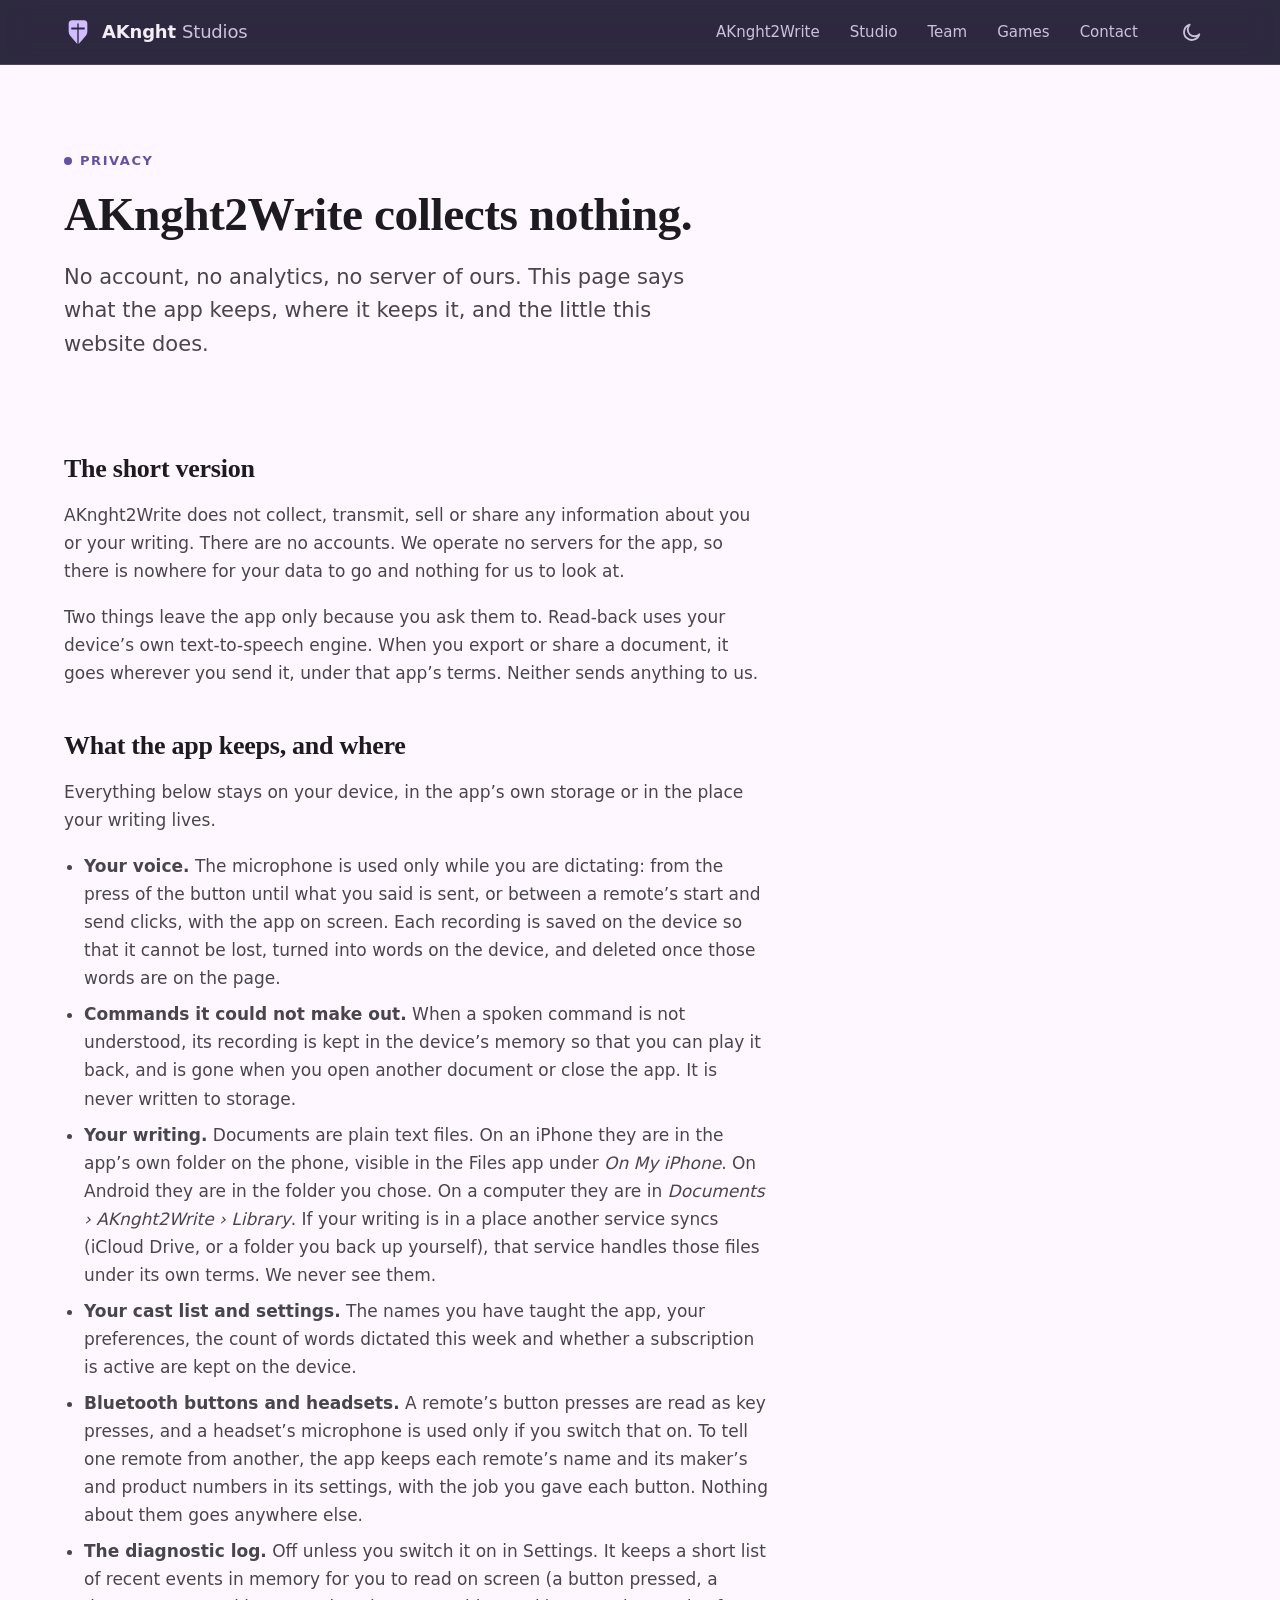
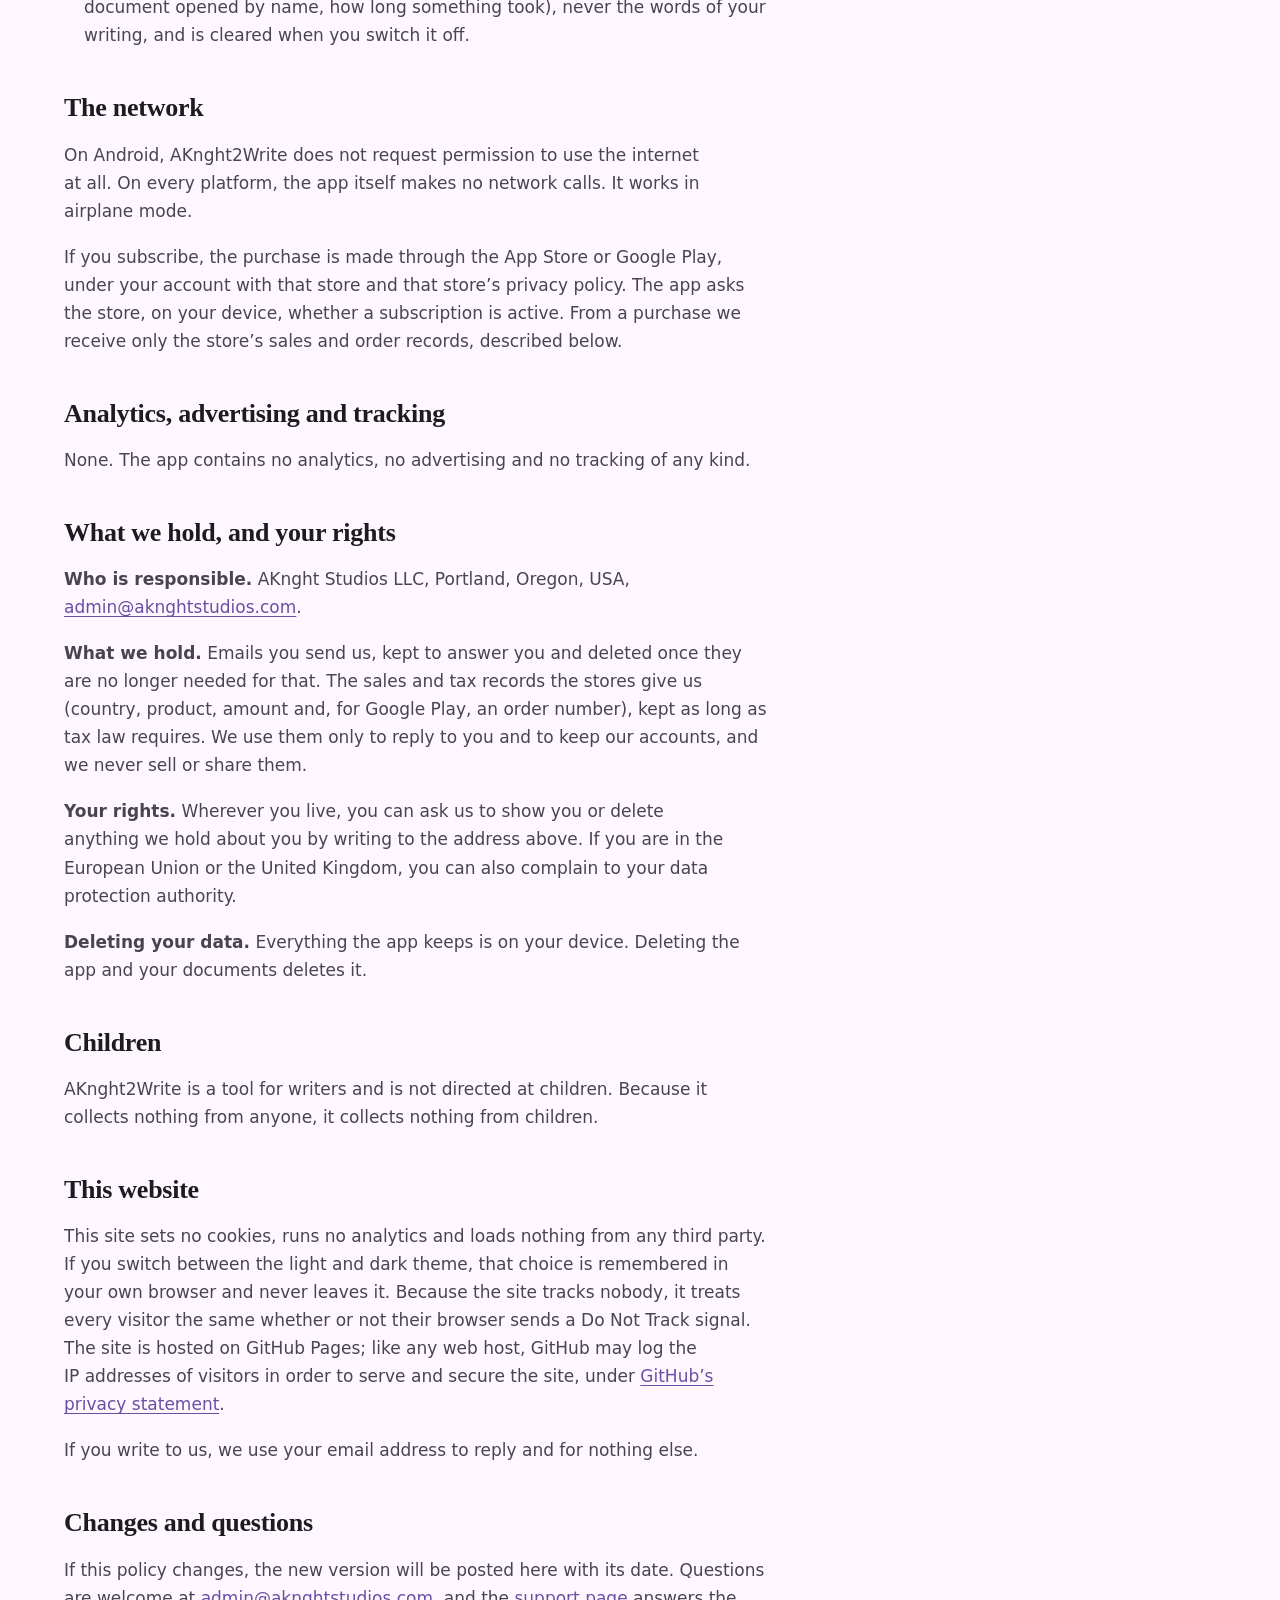
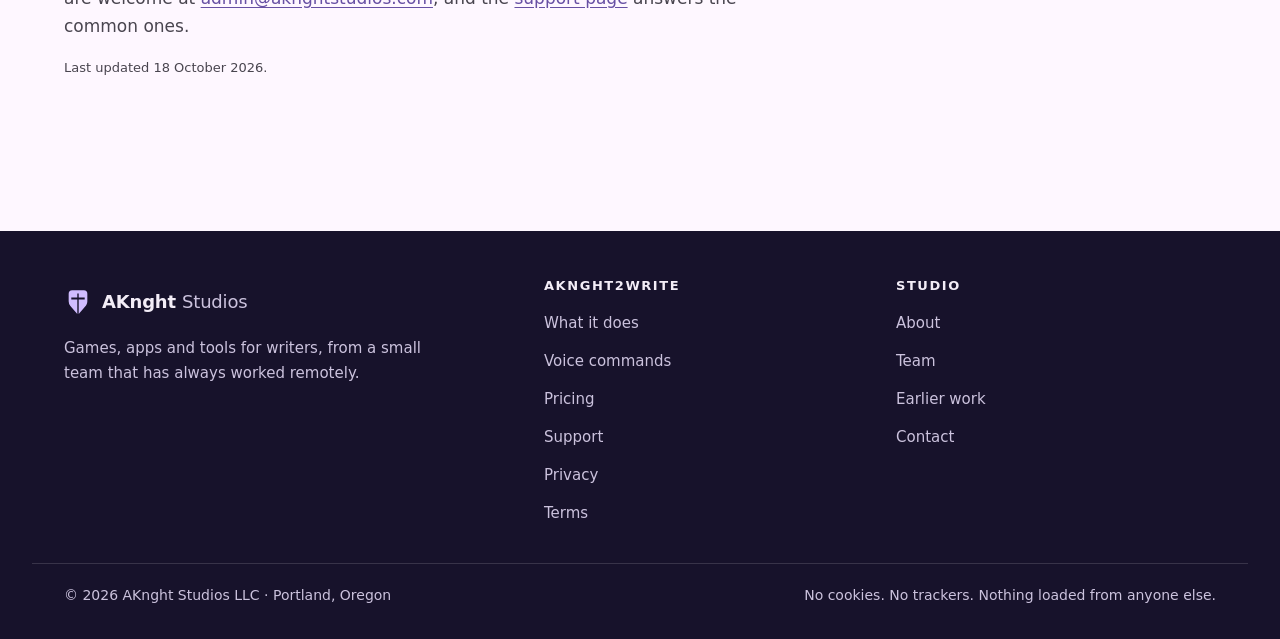
<file: AKnght2Write/privacy/index.html>
<!doctype html>
<html lang="en">
<head>
  <meta charset="utf-8">
  <meta name="viewport" content="width=device-width, initial-scale=1">
  <title>Privacy | AKnght2Write</title>
  <meta name="description" content="AKnght2Write collects nothing. What the app keeps, where it keeps it, and the little this website does.">
  <meta name="theme-color" content="#17122b">
  <link rel="icon" href="../../assets/favicon.svg" type="image/svg+xml">
  <link rel="stylesheet" href="../../assets/site.css">
  <script>
    (function () {
      var root = document.documentElement;
      root.classList.add('js');
      try {
        var saved = localStorage.getItem('theme');
        if (saved === 'light' || saved === 'dark') root.setAttribute('data-theme', saved);
      } catch (e) {}
    })();
  </script>
</head>
<body>
  <a class="skip-link" href="#main">Skip to the content</a>

  <header class="site-header">
    <div class="wrap site-header__inner">
      <a class="brand" href="../../index.html" aria-label="AKnght Studios, home">
        <svg class="brand__mark" viewBox="0 0 48 48" aria-hidden="true"><path fill="currentColor" d="M14 4h20a6 6 0 0 1 6 6v12.5c0 3-1.05 5.9-2.95 8.2L25.2 44.6V19.8h10.3v-3.4H25.2V9.5h-2.4v6.9H12.5v3.4h10.300v24.800L10.950 30.700A12.800 12.800 0 0 1 8 22.500V10a6 6 0 0 1 6-6z"/></svg>
        <span class="brand__name">AKnght <span>Studios</span></span>
      </a>
      <nav id="site-nav" class="site-nav" aria-label="Main">
        <a href="../index.html">AKnght2Write</a>
        <a href="../../index.html#studio">Studio</a>
        <a href="../../index.html#team">Team</a>
        <a href="../../index.html#games">Games</a>
        <a href="../../index.html#contact">Contact</a>
      </nav>
      <button class="icon-btn theme-toggle" type="button" aria-label="Switch to the dark theme">
        <svg class="moon" viewBox="0 0 24 24" fill="none" stroke="currentColor" stroke-width="2" stroke-linecap="round" stroke-linejoin="round" aria-hidden="true"><path d="M20 14.5A8.5 8.5 0 1 1 9.5 4a7 7 0 0 0 10.5 10.5z"/></svg>
        <svg class="sun" viewBox="0 0 24 24" fill="none" stroke="currentColor" stroke-width="2" stroke-linecap="round" stroke-linejoin="round" aria-hidden="true"><circle cx="12" cy="12" r="4"/><path d="M12 2.5V5M12 19v2.5M2.5 12H5M19 12h2.5M5.3 5.3l1.8 1.8M16.9 16.9l1.8 1.8M5.3 18.7l1.8-1.8M16.9 7.1l1.8-1.8"/></svg>
      </button>
      <button class="icon-btn nav-toggle" type="button" aria-expanded="false" aria-controls="site-nav" aria-label="Open the menu">
        <svg class="open" viewBox="0 0 24 24" fill="none" stroke="currentColor" stroke-width="2" stroke-linecap="round" aria-hidden="true"><path d="M4 7h16M4 12h16M4 17h16"/></svg>
        <svg class="close" viewBox="0 0 24 24" fill="none" stroke="currentColor" stroke-width="2" stroke-linecap="round" aria-hidden="true"><path d="M6 6l12 12M18 6 6 18"/></svg>
      </button>
    </div>
  </header>

  <main id="main">
    <div class="wrap page-head">
      <p class="eyebrow">Privacy</p>
      <h1 class="h-section">AKnght2Write collects nothing.</h1>
      <p class="lead">No account, no analytics, no server of ours. This page says what the app keeps, where it keeps it, and the little this website does.</p>
    </div>

    <div class="wrap section--tight" style="padding-top: 0;">
      <div class="prose">
        <h2>The short version</h2>
        <p>AKnght2Write does not collect, transmit, sell or share any information about you or your writing. There are no accounts. We operate no servers for the app, so there is nowhere for your data to go and nothing for us to look at.</p>
        <p>Two things leave the app only because you ask them to. Read-back uses your device’s own text-to-speech engine. When you export or share a document, it goes wherever you send it, under that app’s terms. Neither sends anything to us.</p>

        <h2>What the app keeps, and where</h2>
        <p>Everything below stays on your device, in the app’s own storage or in the place your writing lives.</p>
        <ul>
          <li><strong>Your voice.</strong> The microphone is used only while you are dictating: from the press of the button until what you said is sent, or between a remote’s start and send clicks, with the app on screen. Each recording is saved on the device so that it cannot be lost, turned into words on the device, and deleted once those words are on the page.</li>
          <li><strong>Commands it could not make out.</strong> When a spoken command is not understood, its recording is kept in the device’s memory so that you can play it back, and is gone when you open another document or close the app. It is never written to storage.</li>
          <li><strong>Your writing.</strong> Documents are plain text files. On an iPhone they are in the app’s own folder on the phone, visible in the Files app under <em>On My iPhone</em>. On Android they are in the folder you chose. On a computer they are in <em>Documents › AKnght2Write › Library</em>. If your writing is in a place another service syncs (iCloud Drive, or a folder you back up yourself), that service handles those files under its own terms. We never see them.</li>
          <li><strong>Your cast list and settings.</strong> The names you have taught the app, your preferences, the count of words dictated this week and whether a subscription is active are kept on the device.</li>
          <li><strong>Bluetooth buttons and headsets.</strong> A remote’s button presses are read as key presses, and a headset’s microphone is used only if you switch that on. To tell one remote from another, the app keeps each remote’s name and its maker’s and product numbers in its settings, with the job you gave each button. Nothing about them goes anywhere else.</li>
          <li><strong>The diagnostic log.</strong> Off unless you switch it on in Settings. It keeps a short list of recent events in memory for you to read on screen (a button pressed, a document opened by name, how long something took), never the words of your writing, and is cleared when you switch it off.</li>
        </ul>

        <h2>The network</h2>
        <p>On Android, AKnght2Write does not request permission to use the internet at all. On every platform, the app itself makes no network calls. It works in airplane mode.</p>
        <p>If you subscribe, the purchase is made through the App Store or Google Play, under your account with that store and that store’s privacy policy. The app asks the store, on your device, whether a subscription is active. From a purchase we receive only the store’s sales and order records, described below.</p>

        <h2>Analytics, advertising and tracking</h2>
        <p>None. The app contains no analytics, no advertising and no tracking of any kind.</p>

        <h2>What we hold, and your rights</h2>
        <p><strong>Who is responsible.</strong> AKnght Studios LLC, Portland, Oregon, USA, <a href="mailto:admin@aknghtstudios.com">admin@aknghtstudios.com</a>.</p>
        <p><strong>What we hold.</strong> Emails you send us, kept to answer you and deleted once they are no longer needed for that. The sales and tax records the stores give us (country, product, amount and, for Google Play, an order number), kept as long as tax law requires. We use them only to reply to you and to keep our accounts, and we never sell or share them.</p>
        <p><strong>Your rights.</strong> Wherever you live, you can ask us to show you or delete anything we hold about you by writing to the address above. If you are in the European Union or the United Kingdom, you can also complain to your data protection authority.</p>
        <p><strong>Deleting your data.</strong> Everything the app keeps is on your device. Deleting the app and your documents deletes it.</p>

        <h2>Children</h2>
        <p>AKnght2Write is a tool for writers and is not directed at children. Because it collects nothing from anyone, it collects nothing from children.</p>

        <h2>This website</h2>
        <p>This site sets no cookies, runs no analytics and loads nothing from any third party. If you switch between the light and dark theme, that choice is remembered in your own browser and never leaves it. Because the site tracks nobody, it treats every visitor the same whether or not their browser sends a Do Not Track signal. The site is hosted on GitHub Pages; like any web host, GitHub may log the IP addresses of visitors in order to serve and secure the site, under <a href="https://docs.github.com/en/site-policy/privacy-policies/github-general-privacy-statement" rel="noopener">GitHub’s privacy statement</a>.</p>
        <p>If you write to us, we use your email address to reply and for nothing else.</p>

        <h2>Changes and questions</h2>
        <p>If this policy changes, the new version will be posted here with its date. Questions are welcome at <a href="mailto:admin@aknghtstudios.com">admin@aknghtstudios.com</a>, and the <a href="../support/index.html">support page</a> answers the common ones.</p>
        <p class="fine">Last updated 18 October 2026.</p>
      </div>
    </div>
  </main>

  <footer class="site-footer" style="margin-top: clamp(3rem, 6vw, 5rem);">
    <div class="wrap site-footer__inner">
      <div>
        <a class="brand" href="../../index.html" aria-label="AKnght Studios, home">
          <svg class="brand__mark" viewBox="0 0 48 48" aria-hidden="true"><path fill="currentColor" d="M14 4h20a6 6 0 0 1 6 6v12.5c0 3-1.05 5.9-2.95 8.2L25.2 44.6V19.8h10.3v-3.4H25.2V9.5h-2.4v6.9H12.5v3.4h10.300v24.800L10.950 30.700A12.800 12.800 0 0 1 8 22.500V10a6 6 0 0 1 6-6z"/></svg>
          <span class="brand__name">AKnght <span>Studios</span></span>
        </a>
        <p style="margin-top: 0.75rem; max-width: 24rem;">Games, apps and tools for writers, from a small team that has always worked remotely.</p>
      </div>
      <nav aria-label="AKnght2Write">
        <h2>AKnght2Write</h2>
        <ul>
          <li><a href="../index.html">What it does</a></li>
          <li><a href="../index.html#commands">Voice commands</a></li>
          <li><a href="../index.html#pricing">Pricing</a></li>
          <li><a href="../support/index.html">Support</a></li>
          <li><a href="index.html">Privacy</a></li>
          <li><a href="../terms/index.html">Terms</a></li>
        </ul>
      </nav>
      <nav aria-label="Studio">
        <h2>Studio</h2>
        <ul>
          <li><a href="../../index.html#studio">About</a></li>
          <li><a href="../../index.html#team">Team</a></li>
          <li><a href="../../index.html#games">Earlier work</a></li>
          <li><a href="../../index.html#contact">Contact</a></li>
        </ul>
      </nav>
    </div>
    <div class="wrap site-footer__base">
      <span>© <span data-year>2026</span> AKnght Studios LLC · Portland, Oregon</span>
      <span>No cookies. No trackers. Nothing loaded from anyone else.</span>
    </div>
  </footer>

  <script src="../../assets/site.js" defer></script>
</body>
</html>
</file>
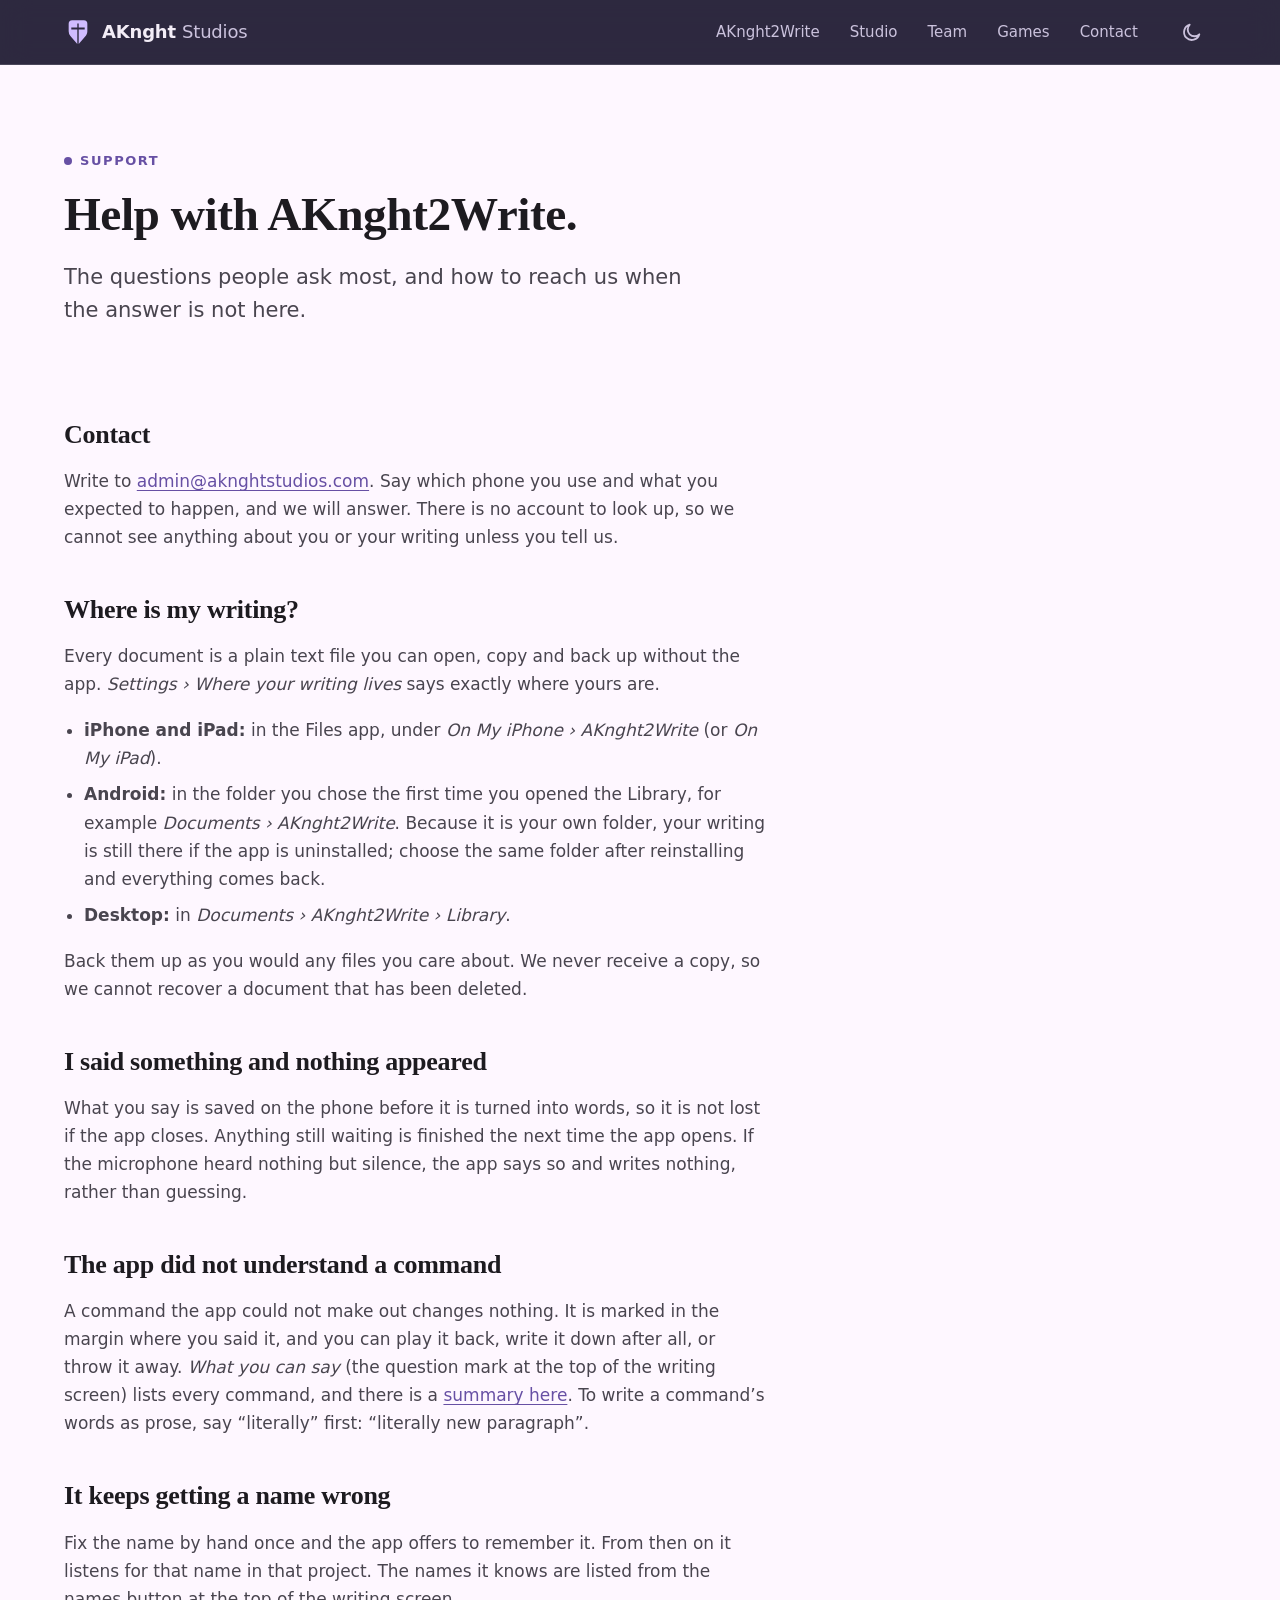
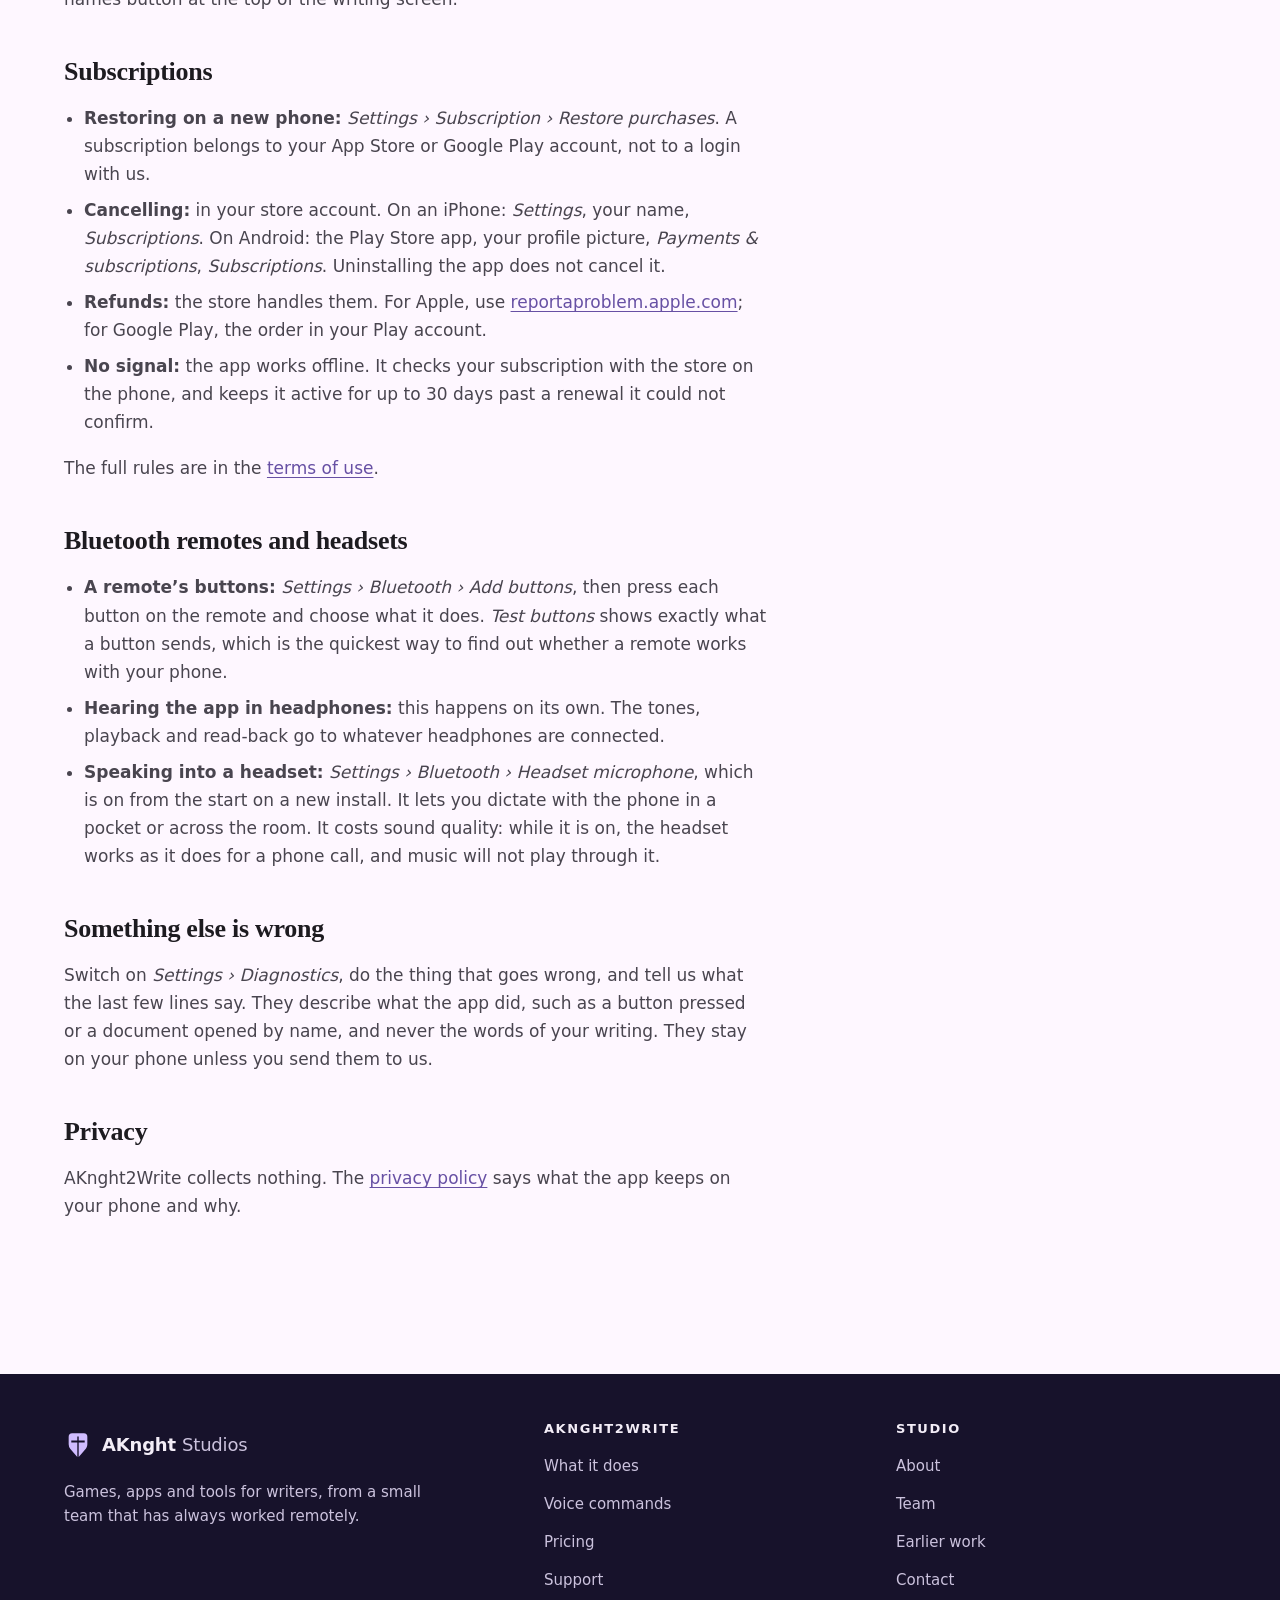
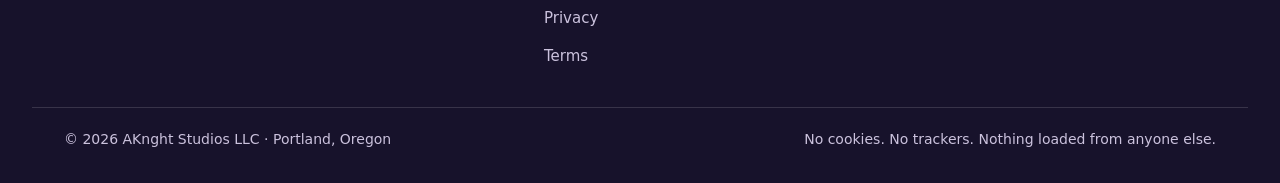
<file: AKnght2Write/support/index.html>
<!doctype html>
<html lang="en">
<head>
  <meta charset="utf-8">
  <meta name="viewport" content="width=device-width, initial-scale=1">
  <title>Support | AKnght2Write</title>
  <meta name="description" content="Help with AKnght2Write: where your writing lives, subscriptions, Bluetooth remotes and headsets, names, and how to reach us.">
  <meta name="theme-color" content="#17122b">
  <link rel="icon" href="../../assets/favicon.svg" type="image/svg+xml">
  <link rel="stylesheet" href="../../assets/site.css">
  <script>
    (function () {
      var root = document.documentElement;
      root.classList.add('js');
      try {
        var saved = localStorage.getItem('theme');
        if (saved === 'light' || saved === 'dark') root.setAttribute('data-theme', saved);
      } catch (e) {}
    })();
  </script>
</head>
<body>
  <a class="skip-link" href="#main">Skip to the content</a>

  <header class="site-header">
    <div class="wrap site-header__inner">
      <a class="brand" href="../../index.html" aria-label="AKnght Studios, home">
        <svg class="brand__mark" viewBox="0 0 48 48" aria-hidden="true"><path fill="currentColor" d="M14 4h20a6 6 0 0 1 6 6v12.5c0 3-1.05 5.9-2.95 8.2L25.2 44.6V19.8h10.3v-3.4H25.2V9.5h-2.4v6.9H12.5v3.4h10.300v24.800L10.950 30.700A12.800 12.800 0 0 1 8 22.500V10a6 6 0 0 1 6-6z"/></svg>
        <span class="brand__name">AKnght <span>Studios</span></span>
      </a>
      <nav id="site-nav" class="site-nav" aria-label="Main">
        <a href="../index.html">AKnght2Write</a>
        <a href="../../index.html#studio">Studio</a>
        <a href="../../index.html#team">Team</a>
        <a href="../../index.html#games">Games</a>
        <a href="../../index.html#contact">Contact</a>
      </nav>
      <button class="icon-btn theme-toggle" type="button" aria-label="Switch to the dark theme">
        <svg class="moon" viewBox="0 0 24 24" fill="none" stroke="currentColor" stroke-width="2" stroke-linecap="round" stroke-linejoin="round" aria-hidden="true"><path d="M20 14.5A8.5 8.5 0 1 1 9.5 4a7 7 0 0 0 10.5 10.5z"/></svg>
        <svg class="sun" viewBox="0 0 24 24" fill="none" stroke="currentColor" stroke-width="2" stroke-linecap="round" stroke-linejoin="round" aria-hidden="true"><circle cx="12" cy="12" r="4"/><path d="M12 2.5V5M12 19v2.5M2.5 12H5M19 12h2.5M5.3 5.3l1.8 1.8M16.9 16.9l1.8 1.8M5.3 18.7l1.8-1.8M16.9 7.1l1.8-1.8"/></svg>
      </button>
      <button class="icon-btn nav-toggle" type="button" aria-expanded="false" aria-controls="site-nav" aria-label="Open the menu">
        <svg class="open" viewBox="0 0 24 24" fill="none" stroke="currentColor" stroke-width="2" stroke-linecap="round" aria-hidden="true"><path d="M4 7h16M4 12h16M4 17h16"/></svg>
        <svg class="close" viewBox="0 0 24 24" fill="none" stroke="currentColor" stroke-width="2" stroke-linecap="round" aria-hidden="true"><path d="M6 6l12 12M18 6 6 18"/></svg>
      </button>
    </div>
  </header>

  <main id="main">
    <div class="wrap page-head">
      <p class="eyebrow">Support</p>
      <h1 class="h-section">Help with AKnght2Write.</h1>
      <p class="lead">The questions people ask most, and how to reach us when the answer is not here.</p>
    </div>

    <div class="wrap section--tight" style="padding-top: 0;">
      <div class="prose">
        <h2>Contact</h2>
        <p>Write to <a href="mailto:admin@aknghtstudios.com?subject=AKnght2Write%20support">admin@aknghtstudios.com</a>. Say which phone you use and what you expected to happen, and we will answer. There is no account to look up, so we cannot see anything about you or your writing unless you tell us.</p>

        <h2>Where is my writing?</h2>
        <p>Every document is a plain text file you can open, copy and back up without the app. <em>Settings › Where your writing lives</em> says exactly where yours are.</p>
        <ul>
          <li><strong>iPhone and iPad:</strong> in the Files app, under <em>On My iPhone › AKnght2Write</em> (or <em>On My iPad</em>).</li>
          <li><strong>Android:</strong> in the folder you chose the first time you opened the Library, for example <em>Documents › AKnght2Write</em>. Because it is your own folder, your writing is still there if the app is uninstalled; choose the same folder after reinstalling and everything comes back.</li>
          <li><strong>Desktop:</strong> in <em>Documents › AKnght2Write › Library</em>.</li>
        </ul>
        <p>Back them up as you would any files you care about. We never receive a copy, so we cannot recover a document that has been deleted.</p>

        <h2>I said something and nothing appeared</h2>
        <p>What you say is saved on the phone before it is turned into words, so it is not lost if the app closes. Anything still waiting is finished the next time the app opens. If the microphone heard nothing but silence, the app says so and writes nothing, rather than guessing.</p>

        <h2>The app did not understand a command</h2>
        <p>A command the app could not make out changes nothing. It is marked in the margin where you said it, and you can play it back, write it down after all, or throw it away. <em>What you can say</em> (the question mark at the top of the writing screen) lists every command, and there is a <a href="../index.html#commands">summary here</a>. To write a command’s words as prose, say “literally” first: “literally new paragraph”.</p>

        <h2>It keeps getting a name wrong</h2>
        <p>Fix the name by hand once and the app offers to remember it. From then on it listens for that name in that project. The names it knows are listed from the names button at the top of the writing screen.</p>

        <h2>Subscriptions</h2>
        <ul>
          <li><strong>Restoring on a new phone:</strong> <em>Settings › Subscription › Restore purchases</em>. A subscription belongs to your App Store or Google Play account, not to a login with us.</li>
          <li><strong>Cancelling:</strong> in your store account. On an iPhone: <em>Settings</em>, your name, <em>Subscriptions</em>. On Android: the Play Store app, your profile picture, <em>Payments &amp; subscriptions</em>, <em>Subscriptions</em>. Uninstalling the app does not cancel it.</li>
          <li><strong>Refunds:</strong> the store handles them. For Apple, use <a href="https://reportaproblem.apple.com" rel="noopener">reportaproblem.apple.com</a>; for Google Play, the order in your Play account.</li>
          <li><strong>No signal:</strong> the app works offline. It checks your subscription with the store on the phone, and keeps it active for up to 30 days past a renewal it could not confirm.</li>
        </ul>
        <p>The full rules are in the <a href="../terms/index.html">terms of use</a>.</p>

        <h2>Bluetooth remotes and headsets</h2>
        <ul>
          <li><strong>A remote’s buttons:</strong> <em>Settings › Bluetooth › Add buttons</em>, then press each button on the remote and choose what it does. <em>Test buttons</em> shows exactly what a button sends, which is the quickest way to find out whether a remote works with your phone.</li>
          <li><strong>Hearing the app in headphones:</strong> this happens on its own. The tones, playback and read-back go to whatever headphones are connected.</li>
          <li><strong>Speaking into a headset:</strong> <em>Settings › Bluetooth › Headset microphone</em>, which is on from the start on a new install. It lets you dictate with the phone in a pocket or across the room. It costs sound quality: while it is on, the headset works as it does for a phone call, and music will not play through it.</li>
        </ul>

        <h2>Something else is wrong</h2>
        <p>Switch on <em>Settings › Diagnostics</em>, do the thing that goes wrong, and tell us what the last few lines say. They describe what the app did, such as a button pressed or a document opened by name, and never the words of your writing. They stay on your phone unless you send them to us.</p>

        <h2>Privacy</h2>
        <p>AKnght2Write collects nothing. The <a href="../privacy/index.html">privacy policy</a> says what the app keeps on your phone and why.</p>
      </div>
    </div>
  </main>

  <footer class="site-footer" style="margin-top: clamp(3rem, 6vw, 5rem);">
    <div class="wrap site-footer__inner">
      <div>
        <a class="brand" href="../../index.html" aria-label="AKnght Studios, home">
          <svg class="brand__mark" viewBox="0 0 48 48" aria-hidden="true"><path fill="currentColor" d="M14 4h20a6 6 0 0 1 6 6v12.5c0 3-1.05 5.9-2.95 8.2L25.2 44.6V19.8h10.3v-3.4H25.2V9.5h-2.4v6.9H12.5v3.4h10.300v24.800L10.950 30.700A12.800 12.800 0 0 1 8 22.500V10a6 6 0 0 1 6-6z"/></svg>
          <span class="brand__name">AKnght <span>Studios</span></span>
        </a>
        <p style="margin-top: 0.75rem; max-width: 24rem;">Games, apps and tools for writers, from a small team that has always worked remotely.</p>
      </div>
      <nav aria-label="AKnght2Write">
        <h2>AKnght2Write</h2>
        <ul>
          <li><a href="../index.html">What it does</a></li>
          <li><a href="../index.html#commands">Voice commands</a></li>
          <li><a href="../index.html#pricing">Pricing</a></li>
          <li><a href="index.html">Support</a></li>
          <li><a href="../privacy/index.html">Privacy</a></li>
          <li><a href="../terms/index.html">Terms</a></li>
        </ul>
      </nav>
      <nav aria-label="Studio">
        <h2>Studio</h2>
        <ul>
          <li><a href="../../index.html#studio">About</a></li>
          <li><a href="../../index.html#team">Team</a></li>
          <li><a href="../../index.html#games">Earlier work</a></li>
          <li><a href="../../index.html#contact">Contact</a></li>
        </ul>
      </nav>
    </div>
    <div class="wrap site-footer__base">
      <span>© <span data-year>2026</span> AKnght Studios LLC · Portland, Oregon</span>
      <span>No cookies. No trackers. Nothing loaded from anyone else.</span>
    </div>
  </footer>

  <script src="../../assets/site.js" defer></script>
</body>
</html>
</file>
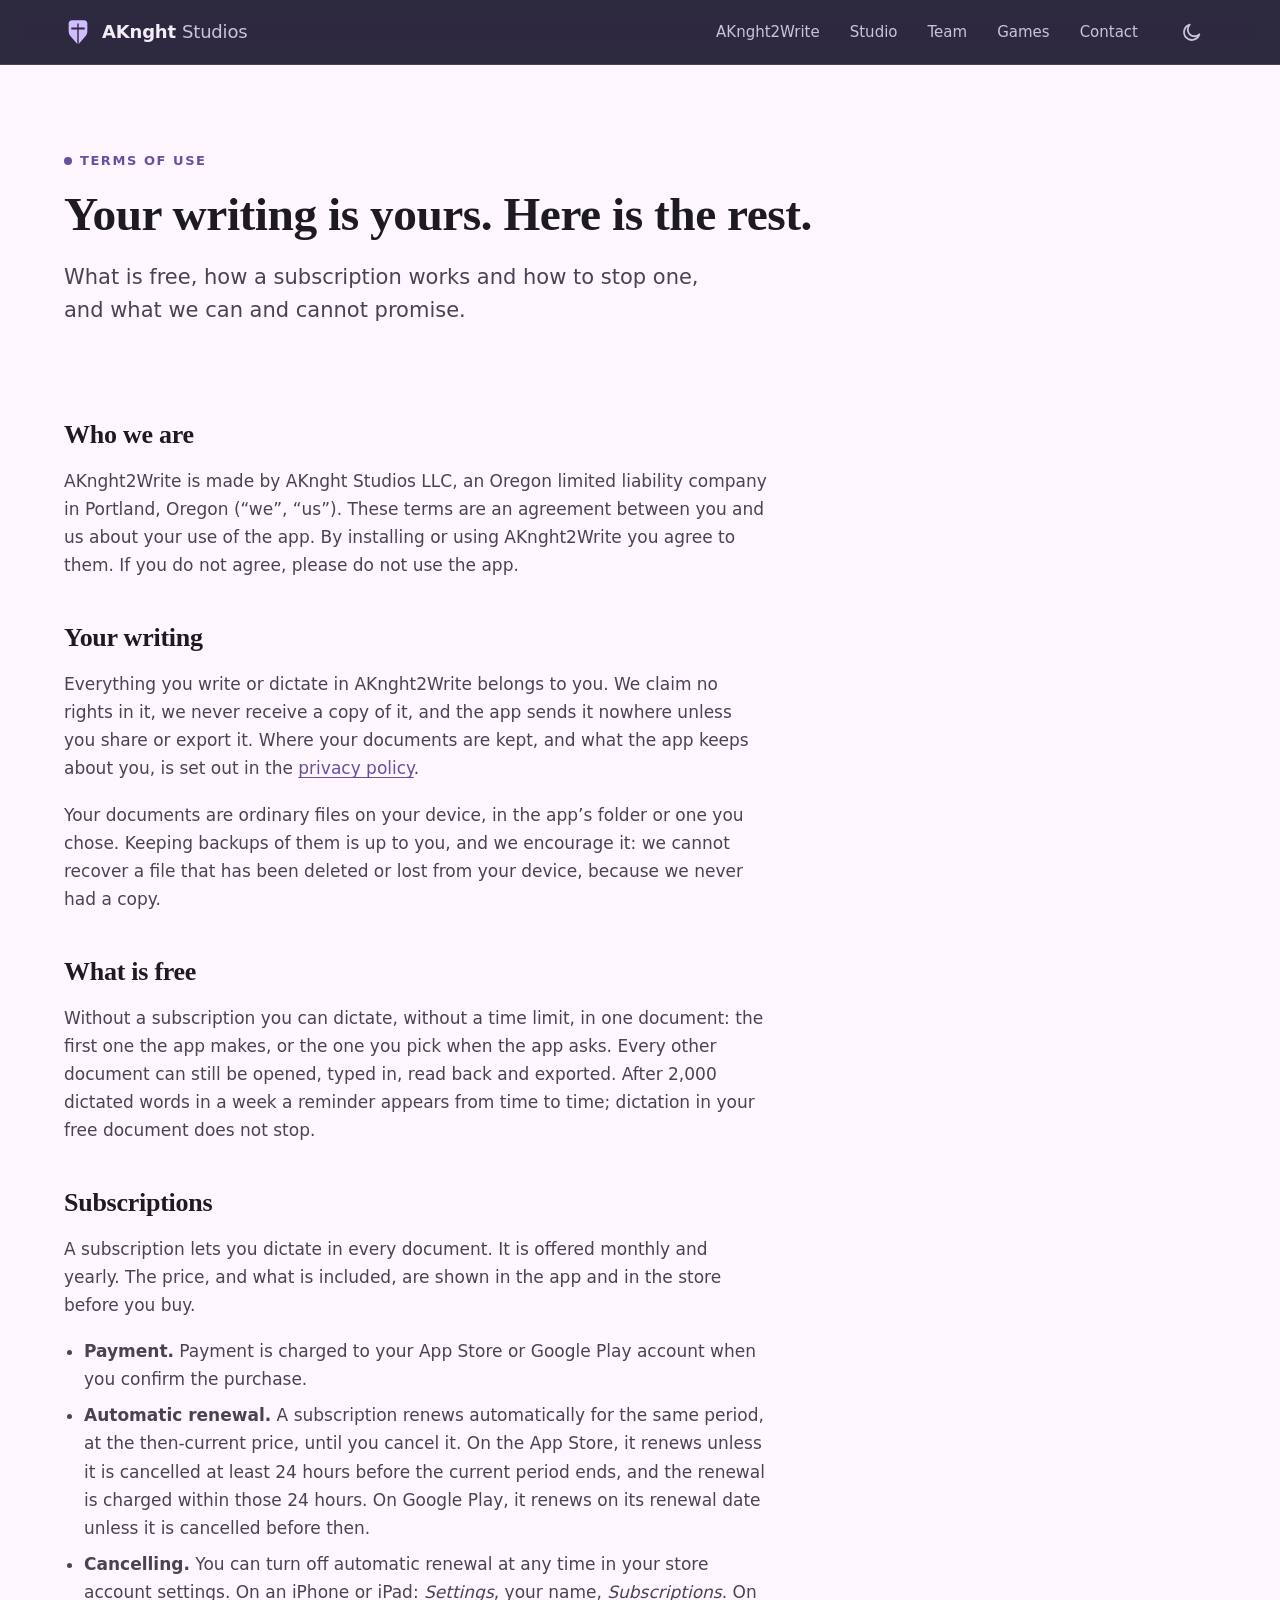
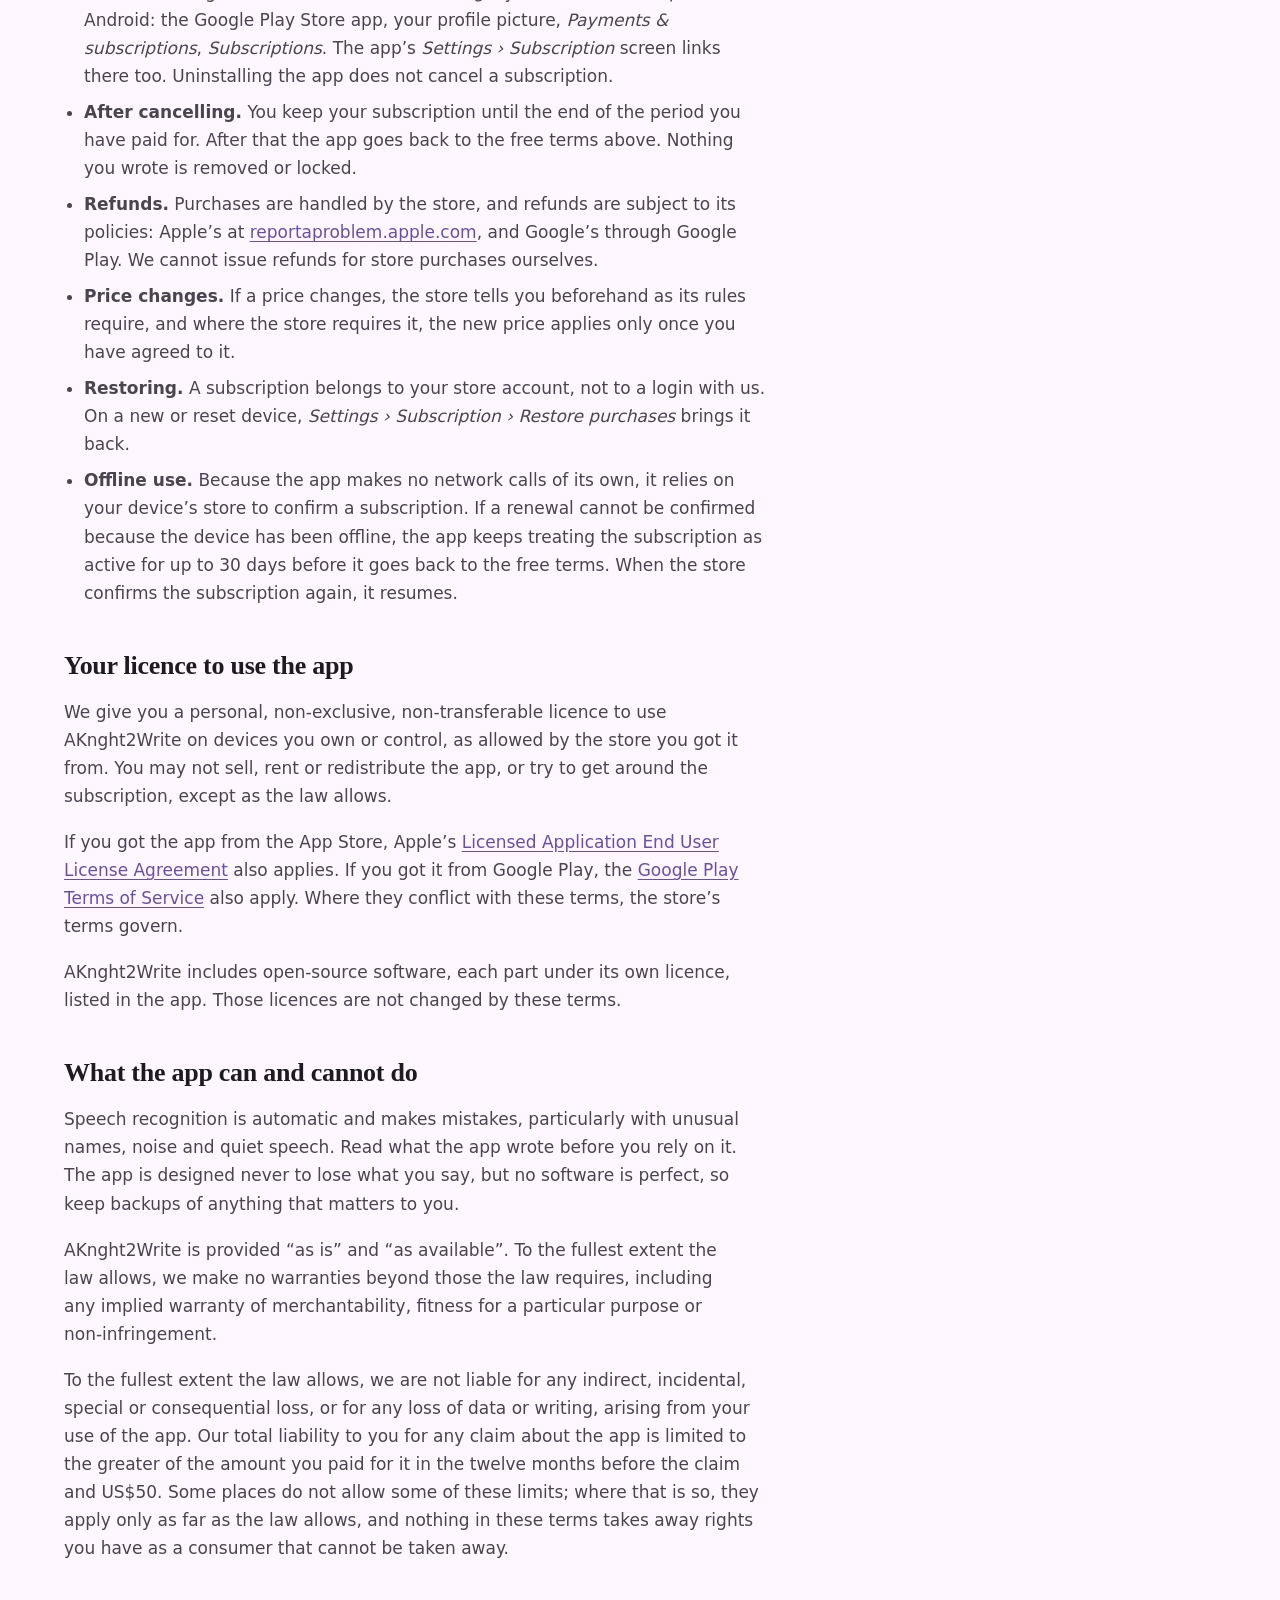
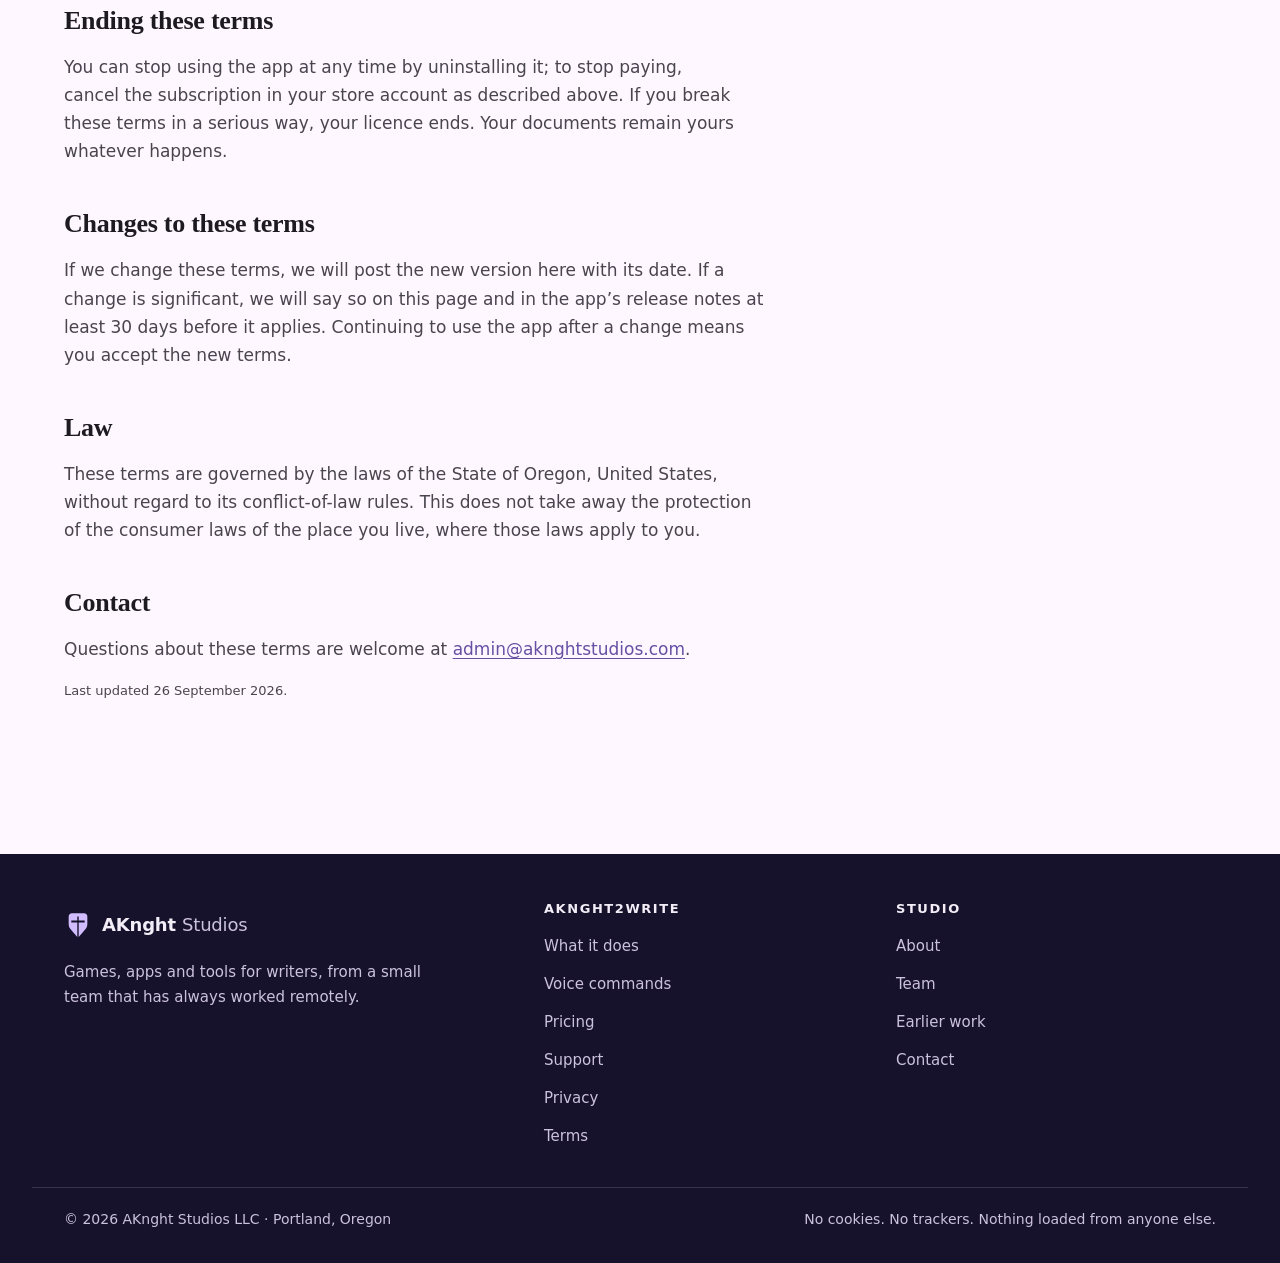
<file: AKnght2Write/terms/index.html>
<!doctype html>
<html lang="en">
<head>
  <meta charset="utf-8">
  <meta name="viewport" content="width=device-width, initial-scale=1">
  <title>Terms of use | AKnght2Write</title>
  <meta name="description" content="The terms of use for AKnght2Write: what is free, how a subscription works and renews, and whose writing it is.">
  <meta name="theme-color" content="#17122b">
  <link rel="icon" href="../../assets/favicon.svg" type="image/svg+xml">
  <link rel="stylesheet" href="../../assets/site.css">
  <script>
    (function () {
      var root = document.documentElement;
      root.classList.add('js');
      try {
        var saved = localStorage.getItem('theme');
        if (saved === 'light' || saved === 'dark') root.setAttribute('data-theme', saved);
      } catch (e) {}
    })();
  </script>
</head>
<body>
  <a class="skip-link" href="#main">Skip to the content</a>

  <header class="site-header">
    <div class="wrap site-header__inner">
      <a class="brand" href="../../index.html" aria-label="AKnght Studios, home">
        <svg class="brand__mark" viewBox="0 0 48 48" aria-hidden="true"><path fill="currentColor" d="M14 4h20a6 6 0 0 1 6 6v12.5c0 3-1.05 5.9-2.95 8.2L25.2 44.6V19.8h10.3v-3.4H25.2V9.5h-2.4v6.9H12.5v3.4h10.300v24.800L10.950 30.700A12.800 12.800 0 0 1 8 22.500V10a6 6 0 0 1 6-6z"/></svg>
        <span class="brand__name">AKnght <span>Studios</span></span>
      </a>
      <nav id="site-nav" class="site-nav" aria-label="Main">
        <a href="../index.html">AKnght2Write</a>
        <a href="../../index.html#studio">Studio</a>
        <a href="../../index.html#team">Team</a>
        <a href="../../index.html#games">Games</a>
        <a href="../../index.html#contact">Contact</a>
      </nav>
      <button class="icon-btn theme-toggle" type="button" aria-label="Switch to the dark theme">
        <svg class="moon" viewBox="0 0 24 24" fill="none" stroke="currentColor" stroke-width="2" stroke-linecap="round" stroke-linejoin="round" aria-hidden="true"><path d="M20 14.5A8.5 8.5 0 1 1 9.5 4a7 7 0 0 0 10.5 10.5z"/></svg>
        <svg class="sun" viewBox="0 0 24 24" fill="none" stroke="currentColor" stroke-width="2" stroke-linecap="round" stroke-linejoin="round" aria-hidden="true"><circle cx="12" cy="12" r="4"/><path d="M12 2.5V5M12 19v2.5M2.5 12H5M19 12h2.5M5.3 5.3l1.8 1.8M16.9 16.9l1.8 1.8M5.3 18.7l1.8-1.8M16.9 7.1l1.8-1.8"/></svg>
      </button>
      <button class="icon-btn nav-toggle" type="button" aria-expanded="false" aria-controls="site-nav" aria-label="Open the menu">
        <svg class="open" viewBox="0 0 24 24" fill="none" stroke="currentColor" stroke-width="2" stroke-linecap="round" aria-hidden="true"><path d="M4 7h16M4 12h16M4 17h16"/></svg>
        <svg class="close" viewBox="0 0 24 24" fill="none" stroke="currentColor" stroke-width="2" stroke-linecap="round" aria-hidden="true"><path d="M6 6l12 12M18 6 6 18"/></svg>
      </button>
    </div>
  </header>

  <main id="main">
    <div class="wrap page-head">
      <p class="eyebrow">Terms of use</p>
      <h1 class="h-section">Your writing is yours. Here is the rest.</h1>
      <p class="lead">What is free, how a subscription works and how to stop one, and what we can and cannot promise.</p>
    </div>

    <div class="wrap section--tight" style="padding-top: 0;">
      <div class="prose">
        <h2>Who we are</h2>
        <p>AKnght2Write is made by AKnght Studios LLC, an Oregon limited liability company in Portland, Oregon (“we”, “us”). These terms are an agreement between you and us about your use of the app. By installing or using AKnght2Write you agree to them. If you do not agree, please do not use the app.</p>

        <h2>Your writing</h2>
        <p>Everything you write or dictate in AKnght2Write belongs to you. We claim no rights in it, we never receive a copy of it, and the app sends it nowhere unless you share or export it. Where your documents are kept, and what the app keeps about you, is set out in the <a href="../privacy/index.html">privacy policy</a>.</p>
        <p>Your documents are ordinary files on your device, in the app’s folder or one you chose. Keeping backups of them is up to you, and we encourage it: we cannot recover a file that has been deleted or lost from your device, because we never had a copy.</p>

        <h2>What is free</h2>
        <p>Without a subscription you can dictate, without a time limit, in one document: the first one the app makes, or the one you pick when the app asks. Every other document can still be opened, typed in, read back and exported. After 2,000 dictated words in a week a reminder appears from time to time; dictation in your free document does not stop.</p>

        <h2>Subscriptions</h2>
        <p>A subscription lets you dictate in every document. It is offered monthly and yearly. The price, and what is included, are shown in the app and in the store before you buy.</p>
        <ul>
          <li><strong>Payment.</strong> Payment is charged to your App Store or Google Play account when you confirm the purchase.</li>
          <li><strong>Automatic renewal.</strong> A subscription renews automatically for the same period, at the then-current price, until you cancel it. On the App Store, it renews unless it is cancelled at least 24 hours before the current period ends, and the renewal is charged within those 24 hours. On Google Play, it renews on its renewal date unless it is cancelled before then.</li>
          <li><strong>Cancelling.</strong> You can turn off automatic renewal at any time in your store account settings. On an iPhone or iPad: <em>Settings</em>, your name, <em>Subscriptions</em>. On Android: the Google Play Store app, your profile picture, <em>Payments &amp; subscriptions</em>, <em>Subscriptions</em>. The app’s <em>Settings › Subscription</em> screen links there too. Uninstalling the app does not cancel a subscription.</li>
          <li><strong>After cancelling.</strong> You keep your subscription until the end of the period you have paid for. After that the app goes back to the free terms above. Nothing you wrote is removed or locked.</li>
          <li><strong>Refunds.</strong> Purchases are handled by the store, and refunds are subject to its policies: Apple’s at <a href="https://reportaproblem.apple.com" rel="noopener">reportaproblem.apple.com</a>, and Google’s through Google Play. We cannot issue refunds for store purchases ourselves.</li>
          <li><strong>Price changes.</strong> If a price changes, the store tells you beforehand as its rules require, and where the store requires it, the new price applies only once you have agreed to it.</li>
          <li><strong>Restoring.</strong> A subscription belongs to your store account, not to a login with us. On a new or reset device, <em>Settings › Subscription › Restore purchases</em> brings it back.</li>
          <li><strong>Offline use.</strong> Because the app makes no network calls of its own, it relies on your device’s store to confirm a subscription. If a renewal cannot be confirmed because the device has been offline, the app keeps treating the subscription as active for up to 30 days before it goes back to the free terms. When the store confirms the subscription again, it resumes.</li>
        </ul>

        <h2>Your licence to use the app</h2>
        <p>We give you a personal, non-exclusive, non-transferable licence to use AKnght2Write on devices you own or control, as allowed by the store you got it from. You may not sell, rent or redistribute the app, or try to get around the subscription, except as the law allows.</p>
        <p>If you got the app from the App Store, Apple’s <a href="https://www.apple.com/legal/internet-services/itunes/dev/stdeula/" rel="noopener">Licensed Application End User License Agreement</a> also applies. If you got it from Google Play, the <a href="https://play.google/intl/en_us/play-terms/" rel="noopener">Google Play Terms of Service</a> also apply. Where they conflict with these terms, the store’s terms govern.</p>
        <p>AKnght2Write includes open-source software, each part under its own licence, listed in the app. Those licences are not changed by these terms.</p>

        <h2>What the app can and cannot do</h2>
        <p>Speech recognition is automatic and makes mistakes, particularly with unusual names, noise and quiet speech. Read what the app wrote before you rely on it. The app is designed never to lose what you say, but no software is perfect, so keep backups of anything that matters to you.</p>
        <p>AKnght2Write is provided “as is” and “as available”. To the fullest extent the law allows, we make no warranties beyond those the law requires, including any implied warranty of merchantability, fitness for a particular purpose or non-infringement.</p>
        <p>To the fullest extent the law allows, we are not liable for any indirect, incidental, special or consequential loss, or for any loss of data or writing, arising from your use of the app. Our total liability to you for any claim about the app is limited to the greater of the amount you paid for it in the twelve months before the claim and US$50. Some places do not allow some of these limits; where that is so, they apply only as far as the law allows, and nothing in these terms takes away rights you have as a consumer that cannot be taken away.</p>

        <h2>Ending these terms</h2>
        <p>You can stop using the app at any time by uninstalling it; to stop paying, cancel the subscription in your store account as described above. If you break these terms in a serious way, your licence ends. Your documents remain yours whatever happens.</p>

        <h2>Changes to these terms</h2>
        <p>If we change these terms, we will post the new version here with its date. If a change is significant, we will say so on this page and in the app’s release notes at least 30 days before it applies. Continuing to use the app after a change means you accept the new terms.</p>

        <h2>Law</h2>
        <p>These terms are governed by the laws of the State of Oregon, United States, without regard to its conflict-of-law rules. This does not take away the protection of the consumer laws of the place you live, where those laws apply to you.</p>

        <h2>Contact</h2>
        <p>Questions about these terms are welcome at <a href="mailto:admin@aknghtstudios.com">admin@aknghtstudios.com</a>.</p>
        <p class="fine">Last updated 26 September 2026.</p>
      </div>
    </div>
  </main>

  <footer class="site-footer" style="margin-top: clamp(3rem, 6vw, 5rem);">
    <div class="wrap site-footer__inner">
      <div>
        <a class="brand" href="../../index.html" aria-label="AKnght Studios, home">
          <svg class="brand__mark" viewBox="0 0 48 48" aria-hidden="true"><path fill="currentColor" d="M14 4h20a6 6 0 0 1 6 6v12.5c0 3-1.05 5.9-2.95 8.2L25.2 44.6V19.8h10.3v-3.4H25.2V9.5h-2.4v6.9H12.5v3.4h10.300v24.800L10.950 30.700A12.800 12.800 0 0 1 8 22.500V10a6 6 0 0 1 6-6z"/></svg>
          <span class="brand__name">AKnght <span>Studios</span></span>
        </a>
        <p style="margin-top: 0.75rem; max-width: 24rem;">Games, apps and tools for writers, from a small team that has always worked remotely.</p>
      </div>
      <nav aria-label="AKnght2Write">
        <h2>AKnght2Write</h2>
        <ul>
          <li><a href="../index.html">What it does</a></li>
          <li><a href="../index.html#commands">Voice commands</a></li>
          <li><a href="../index.html#pricing">Pricing</a></li>
          <li><a href="../support/index.html">Support</a></li>
          <li><a href="../privacy/index.html">Privacy</a></li>
          <li><a href="index.html">Terms</a></li>
        </ul>
      </nav>
      <nav aria-label="Studio">
        <h2>Studio</h2>
        <ul>
          <li><a href="../../index.html#studio">About</a></li>
          <li><a href="../../index.html#team">Team</a></li>
          <li><a href="../../index.html#games">Earlier work</a></li>
          <li><a href="../../index.html#contact">Contact</a></li>
        </ul>
      </nav>
    </div>
    <div class="wrap site-footer__base">
      <span>© <span data-year>2026</span> AKnght Studios LLC · Portland, Oregon</span>
      <span>No cookies. No trackers. Nothing loaded from anyone else.</span>
    </div>
  </footer>

  <script src="../../assets/site.js" defer></script>
</body>
</html>
</file>
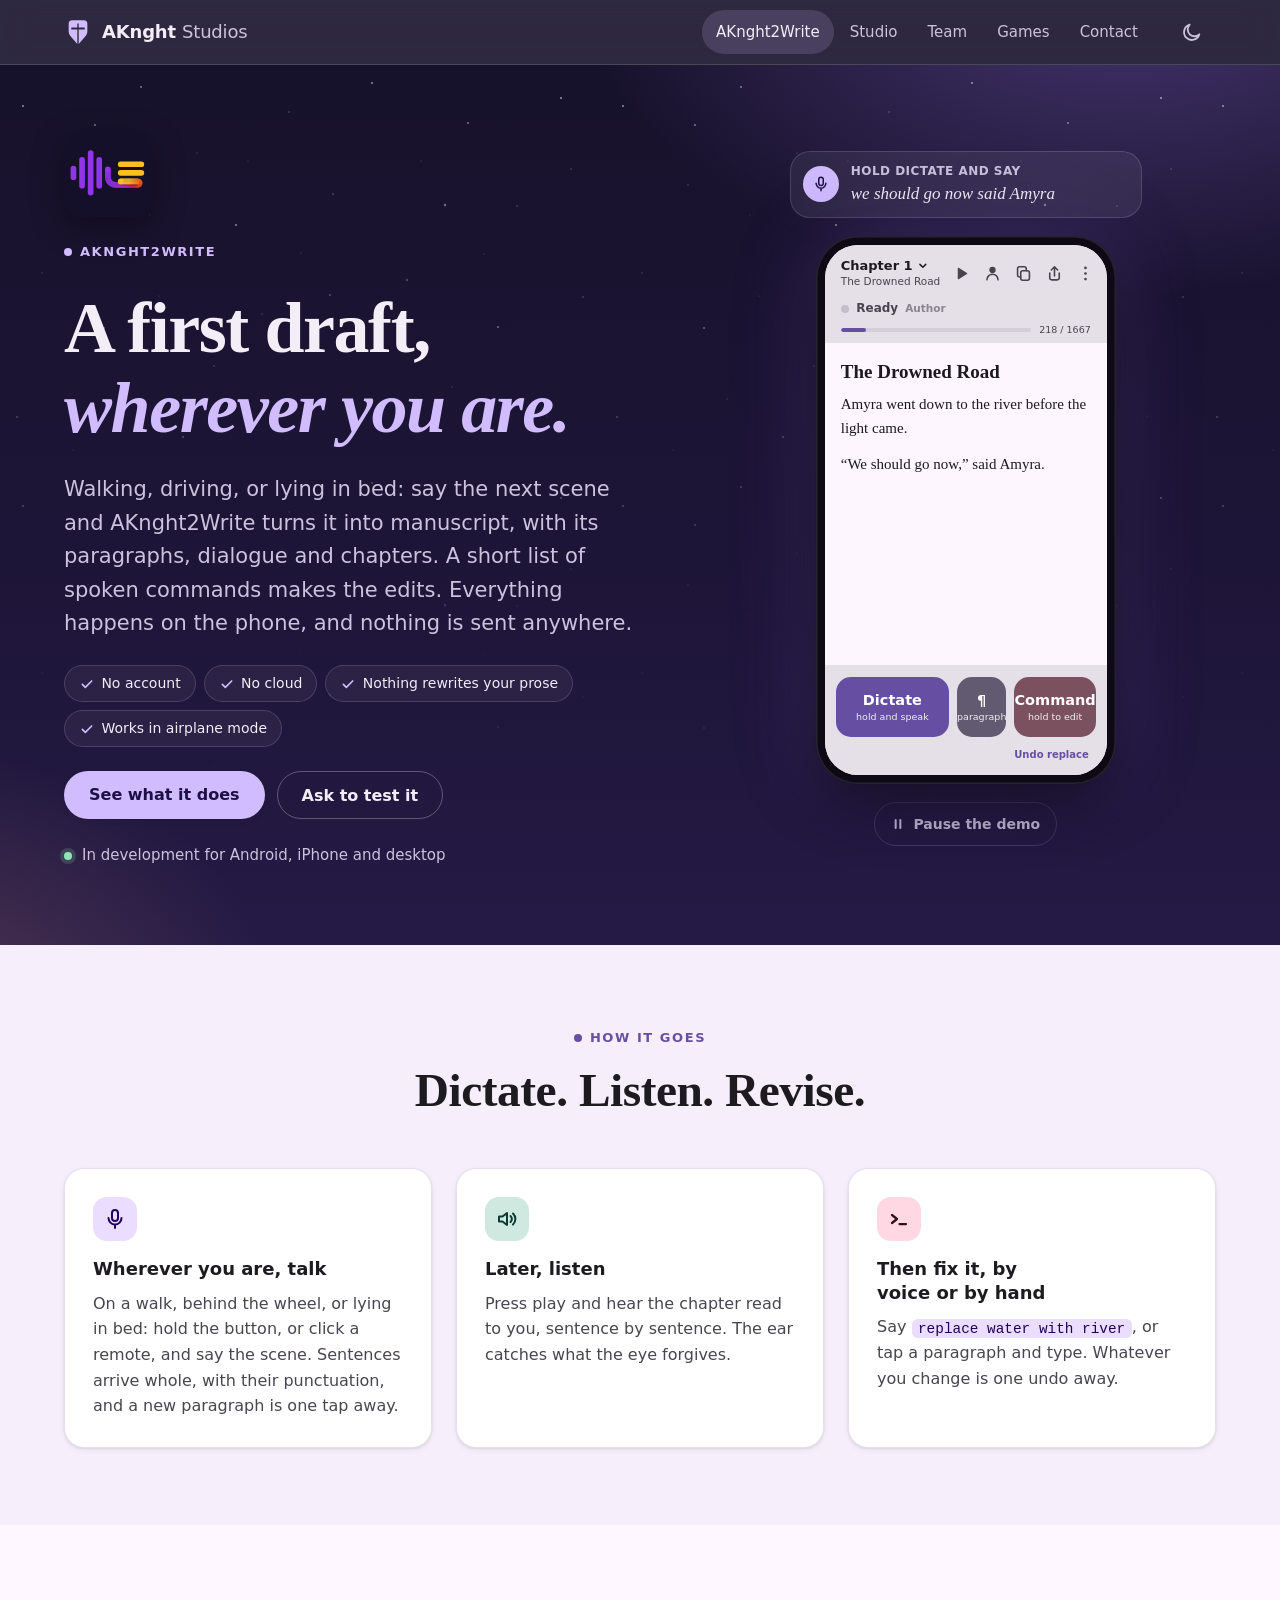
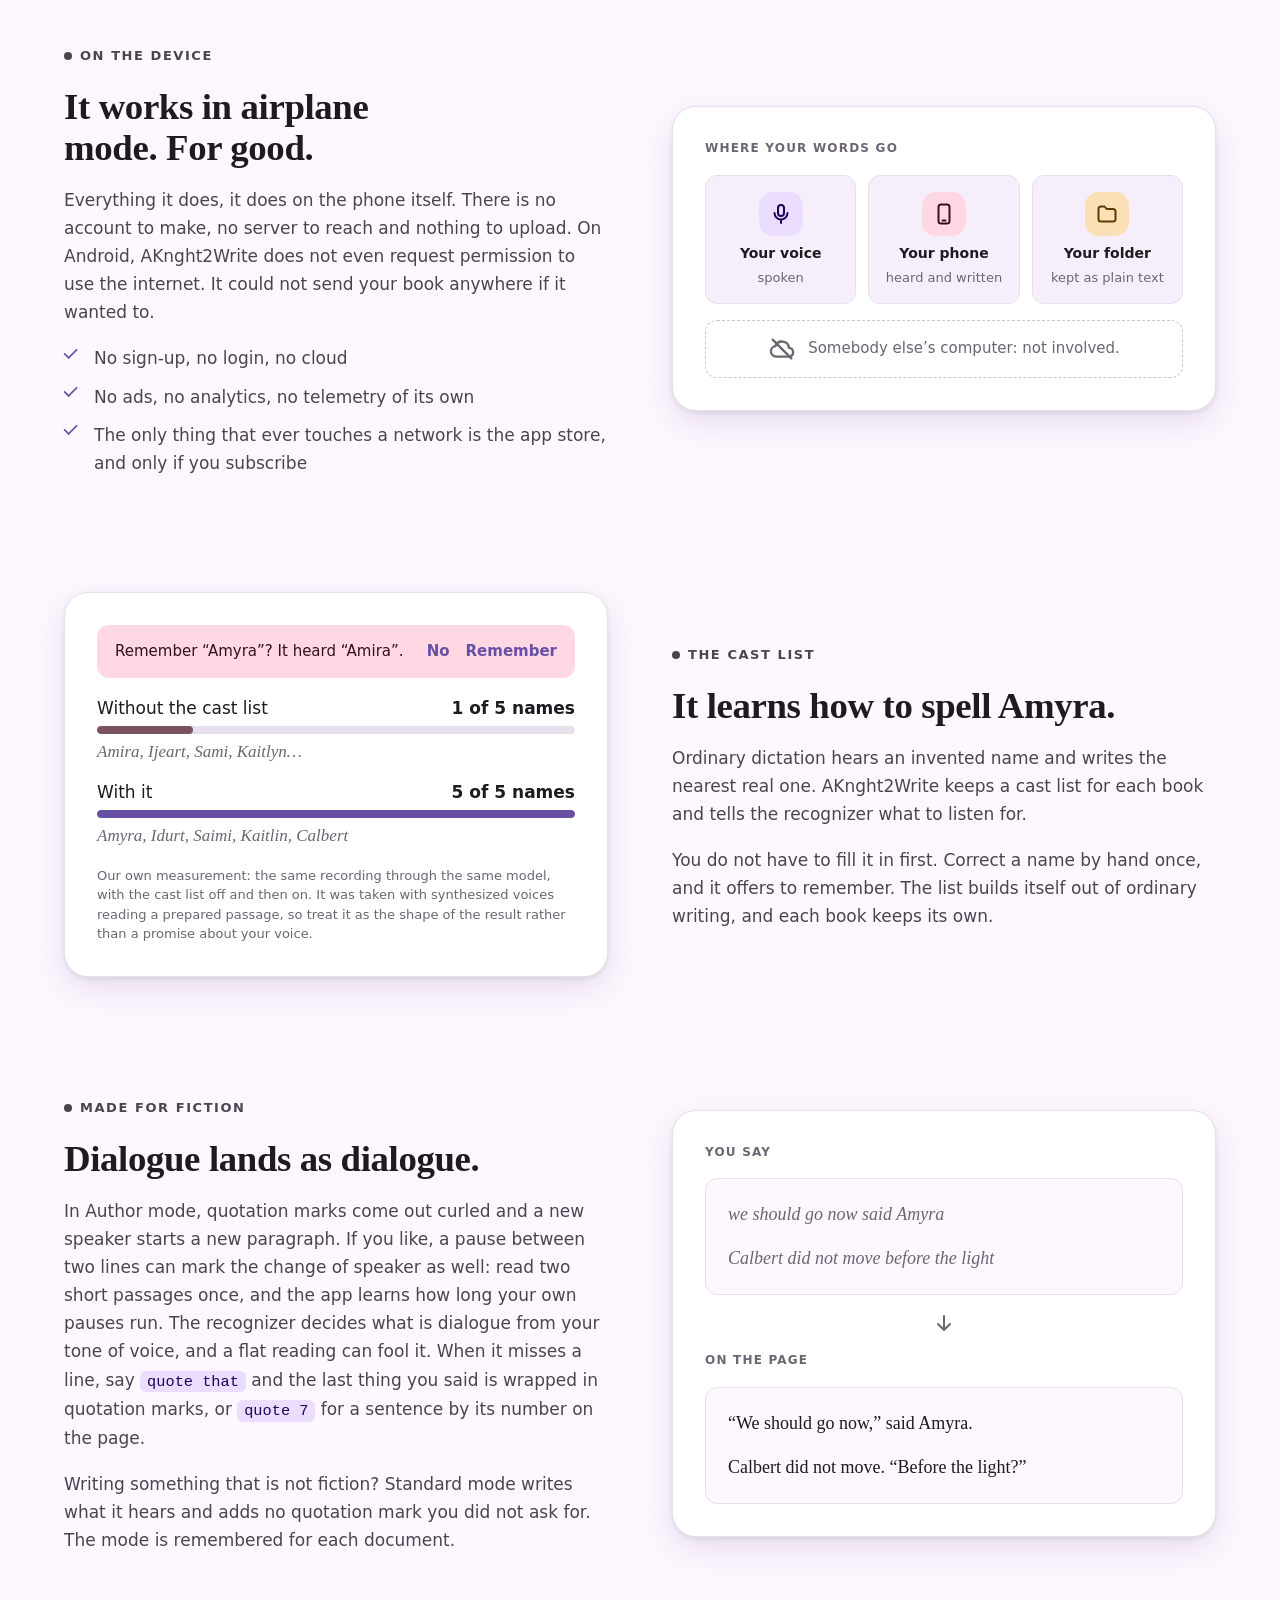
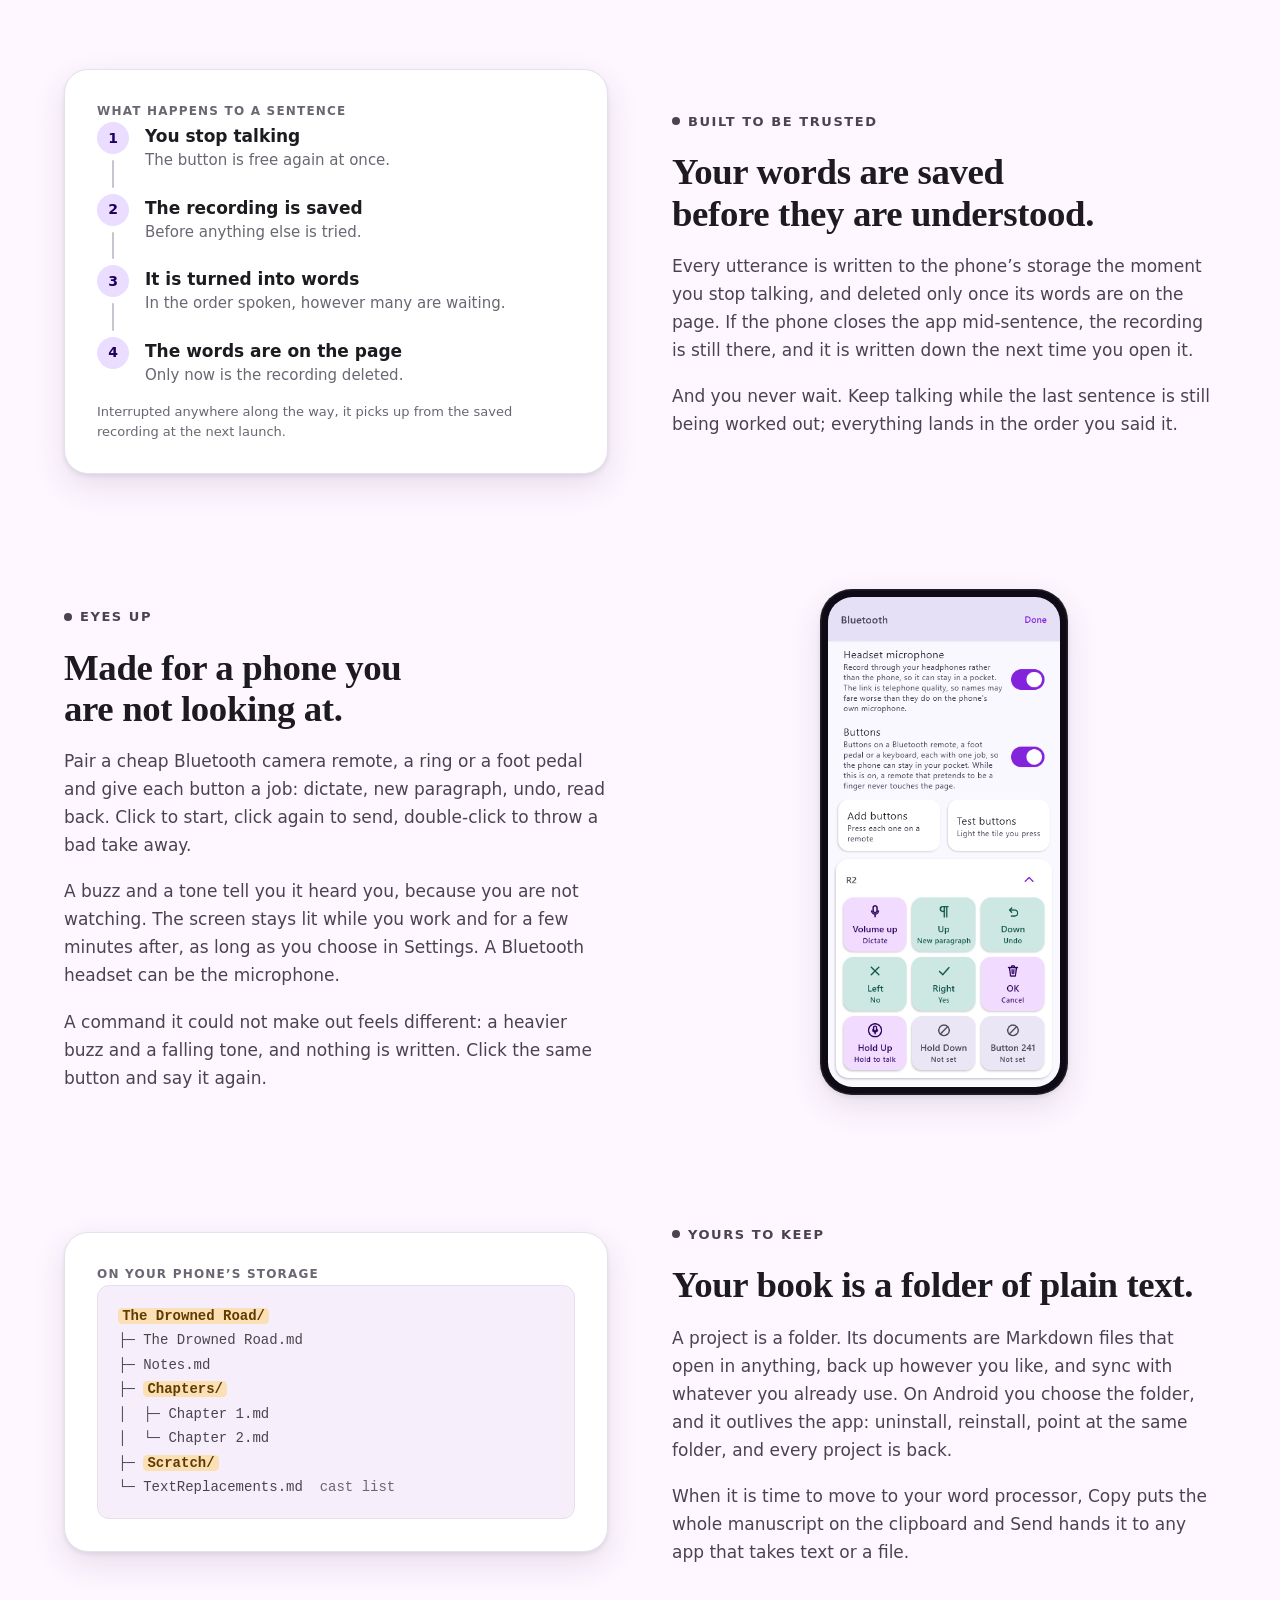
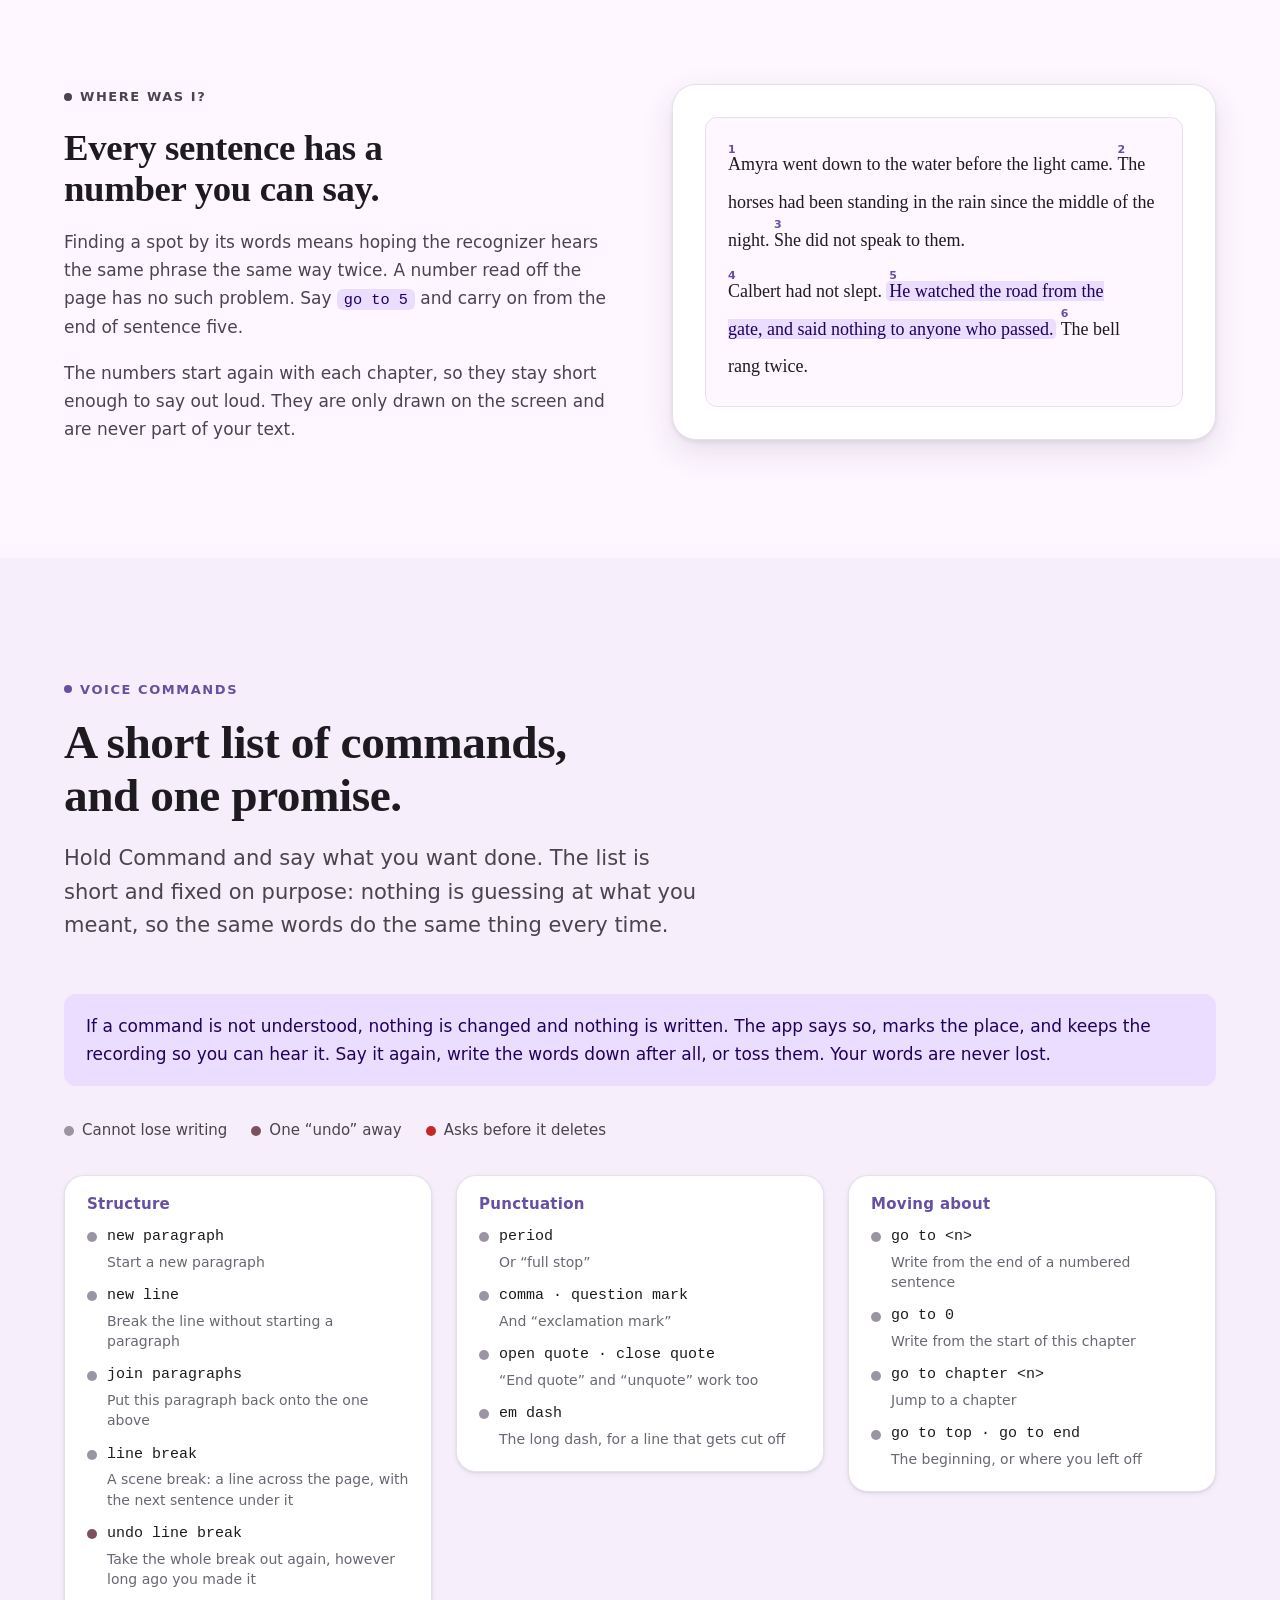
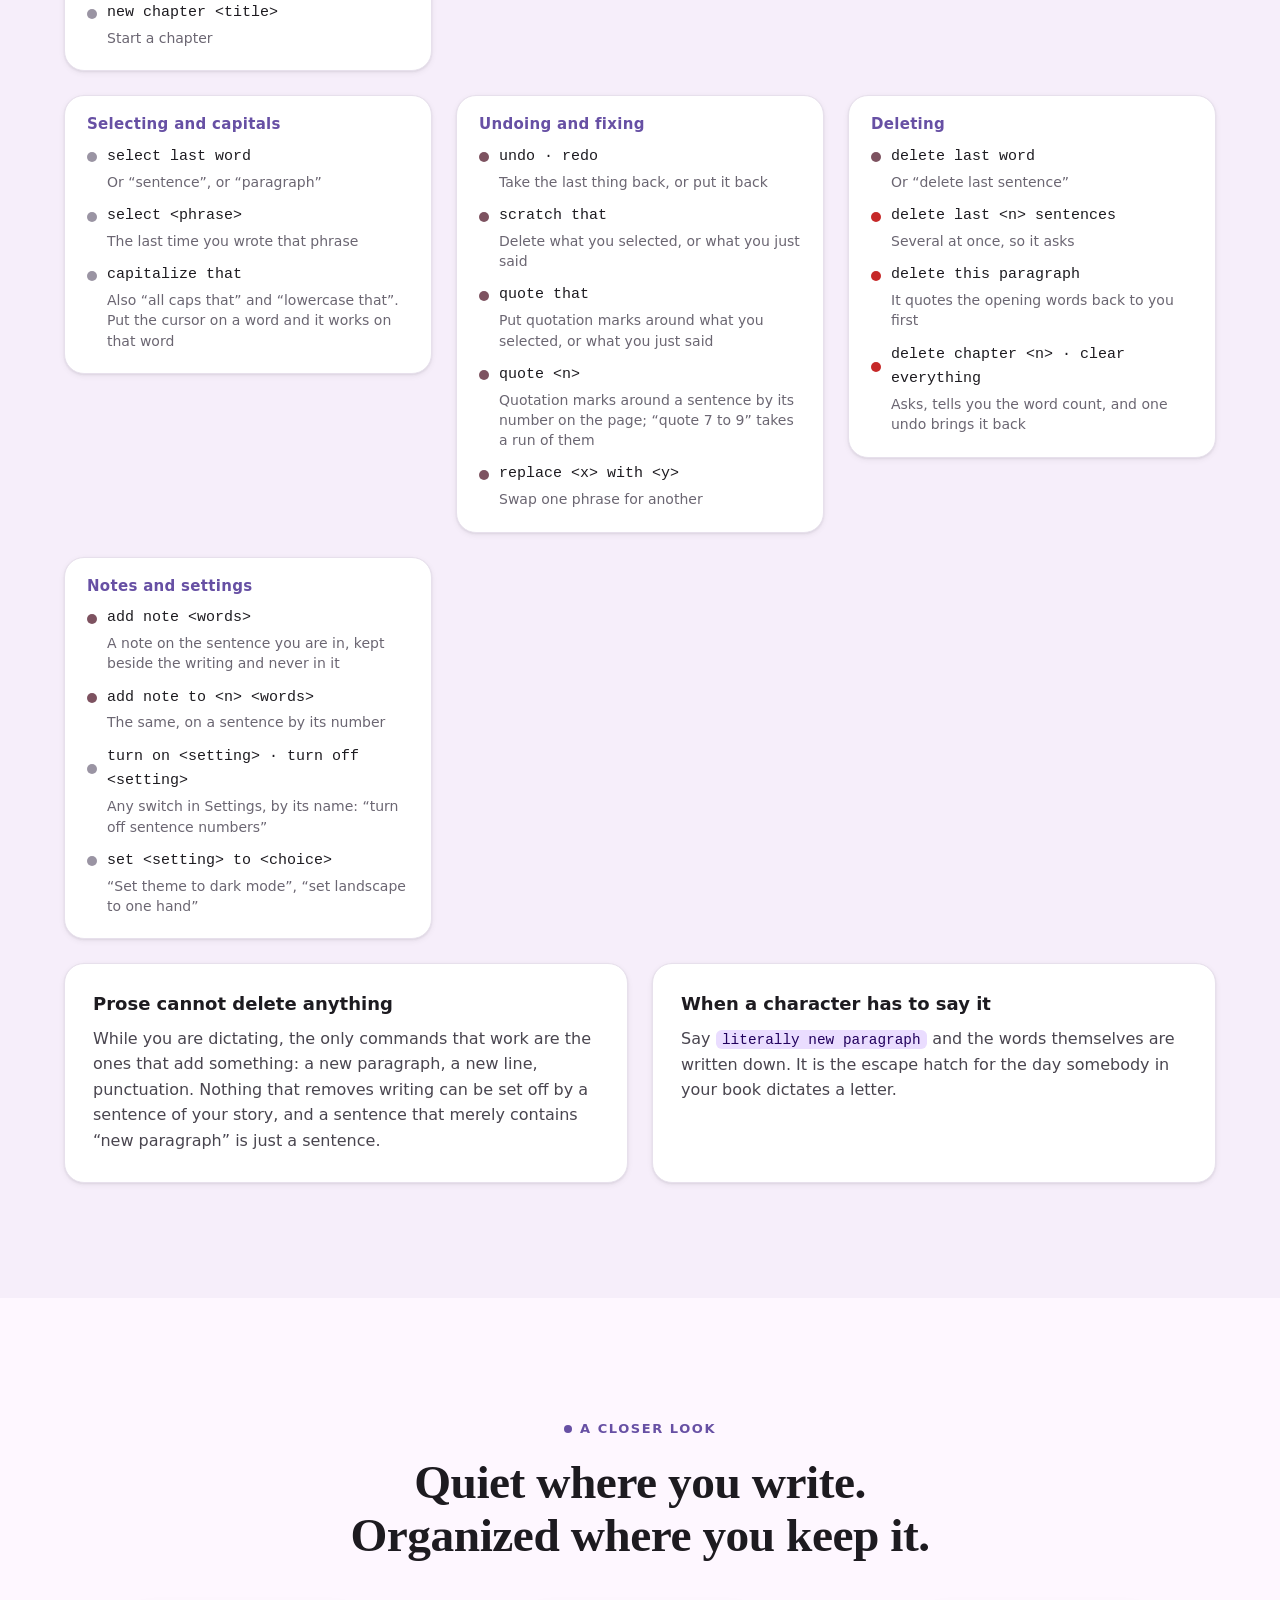
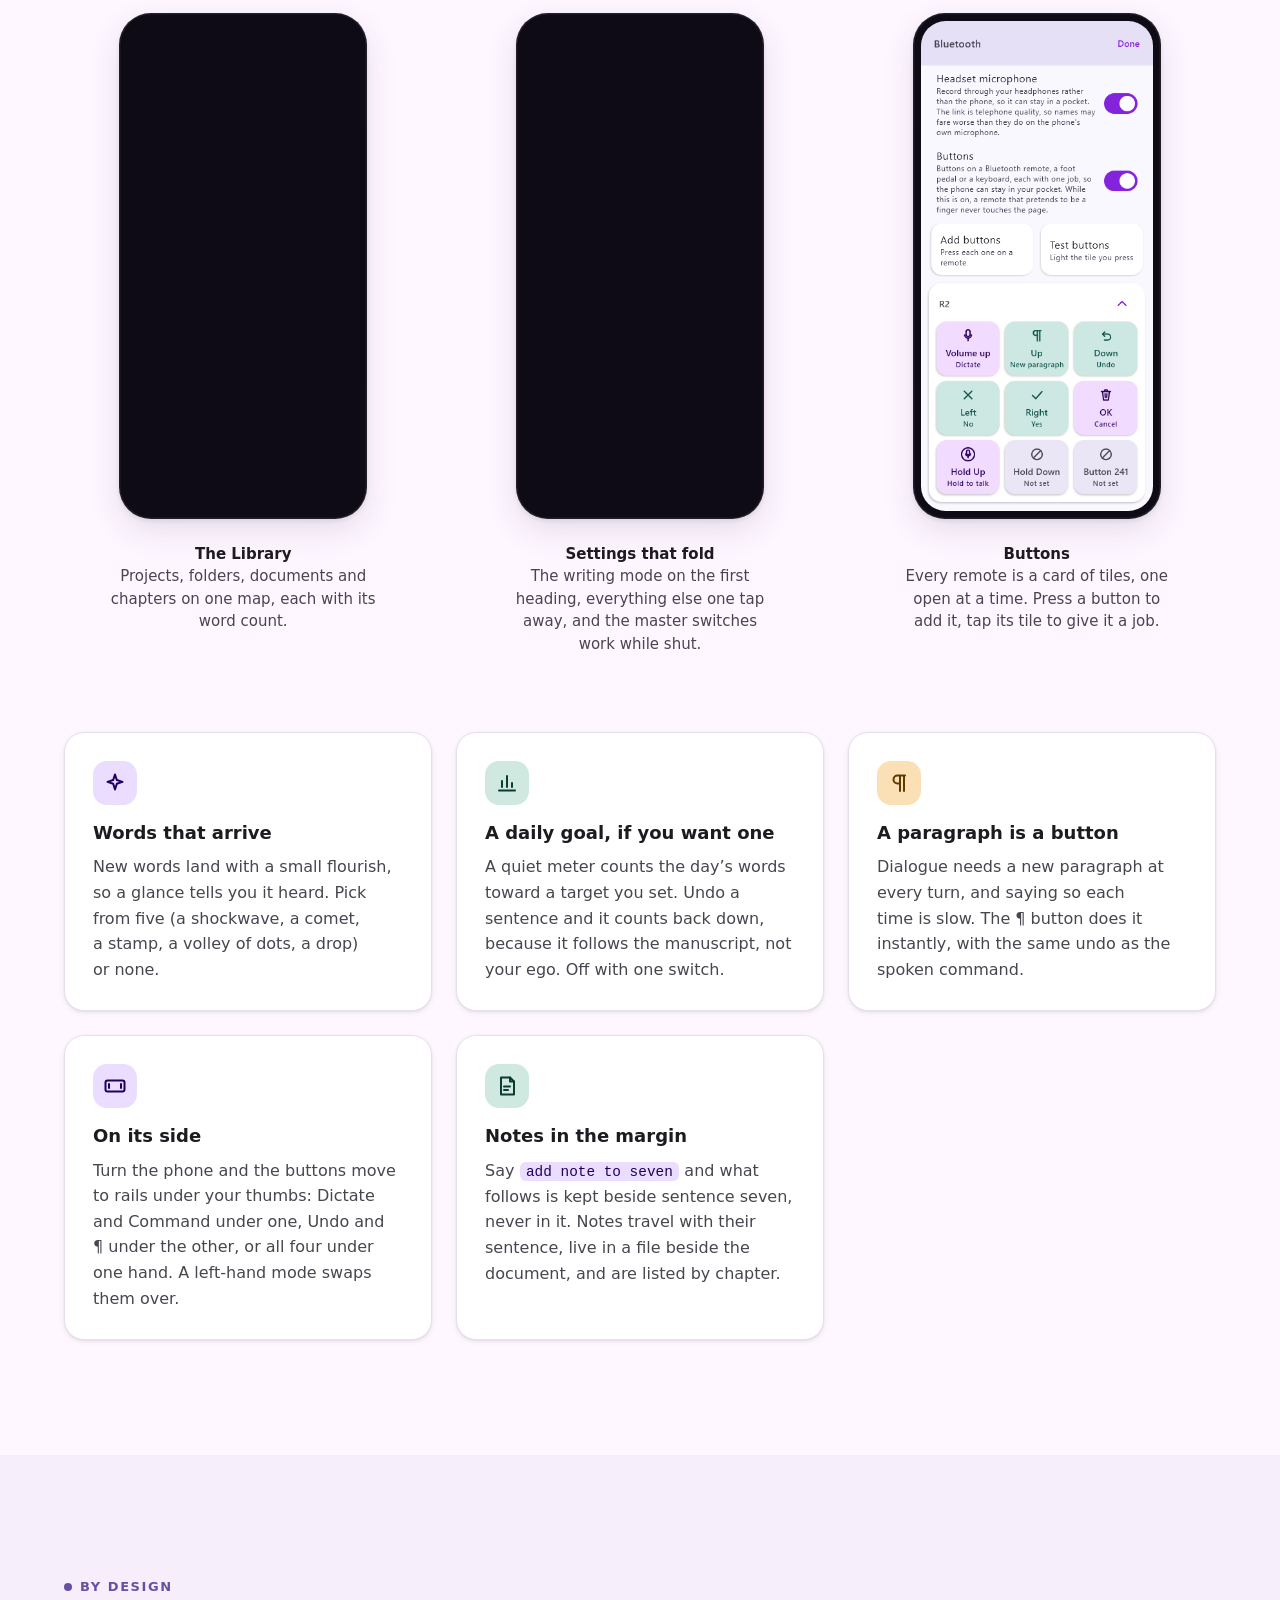
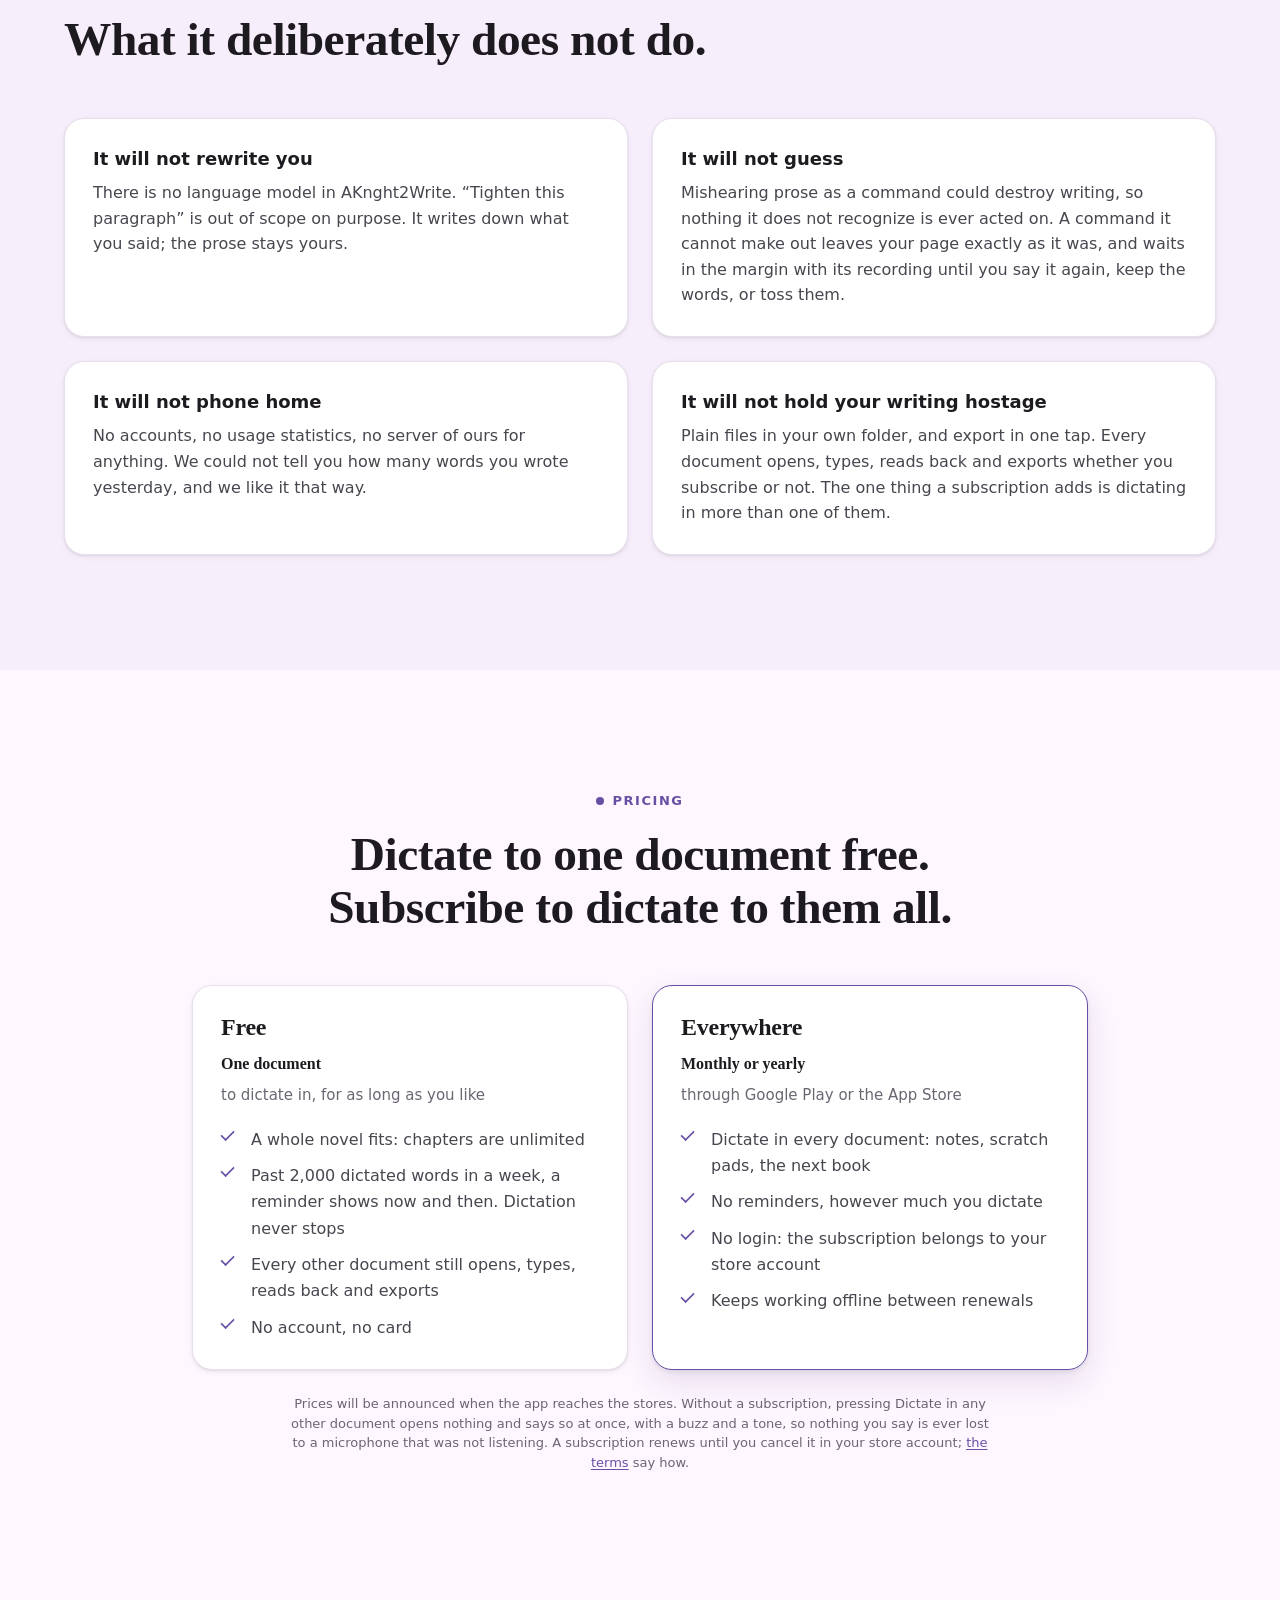
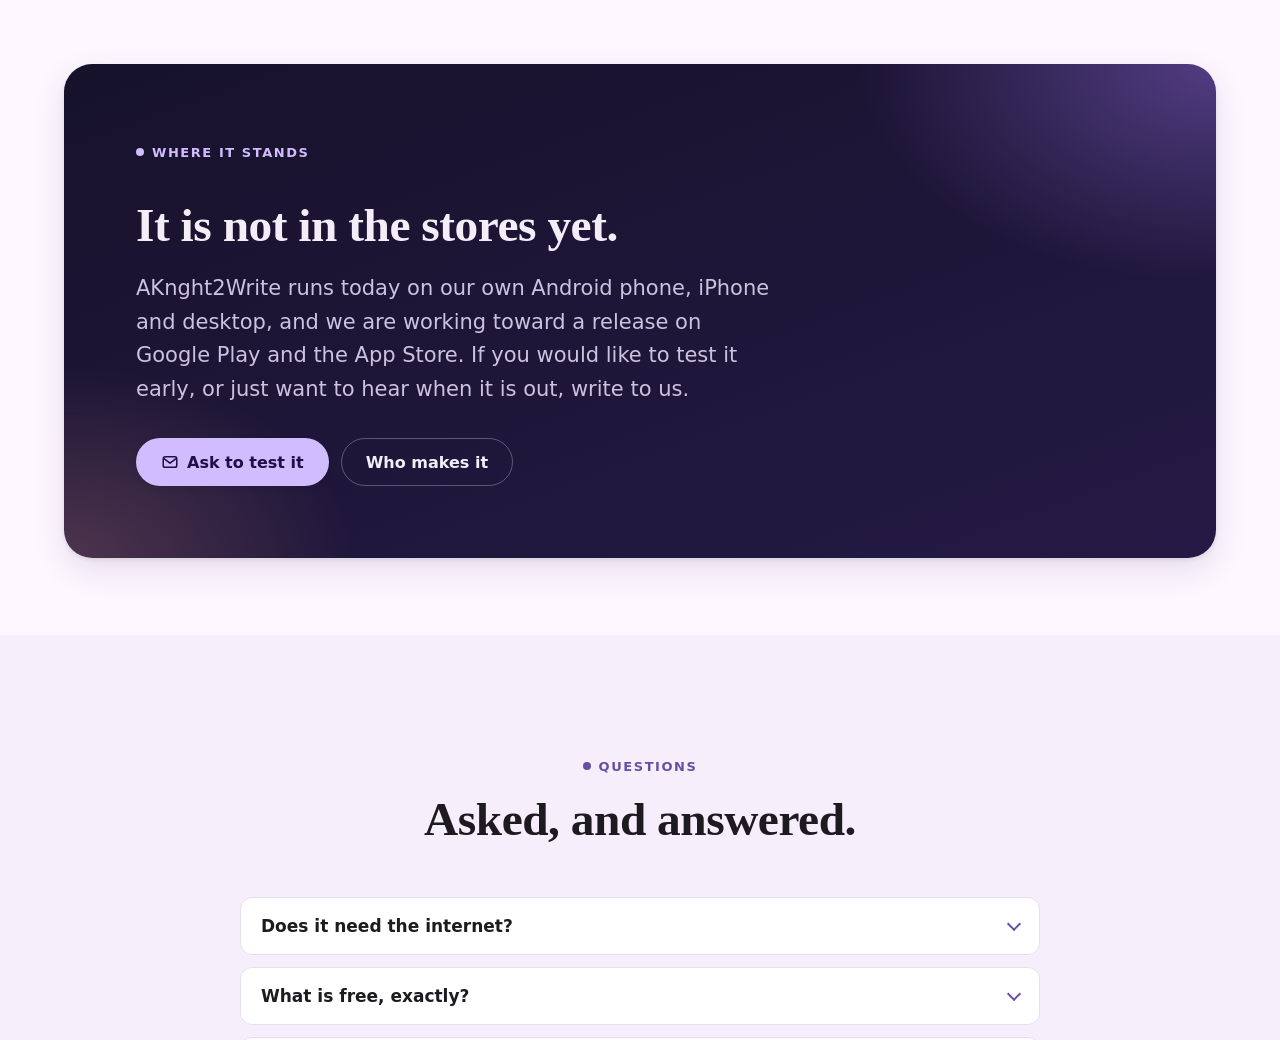
<file: aknght2write.html>
<!doctype html>
<html lang="en">
<head>
  <meta charset="utf-8">
  <title>AKnght2Write | AKnght Studios</title>
  <!-- The app's pages moved to AKnght2Write/ on 2026-09-26. This keeps the old address working. -->
  <meta http-equiv="refresh" content="0; url=AKnght2Write/index.html">
  <link rel="canonical" href="https://aknghtstudios.com/AKnght2Write/">
  <meta name="robots" content="noindex">
</head>
<body>
  <p>AKnght2Write has moved to <a href="AKnght2Write/index.html">its own pages</a>.</p>
</body>
</html>
</file>
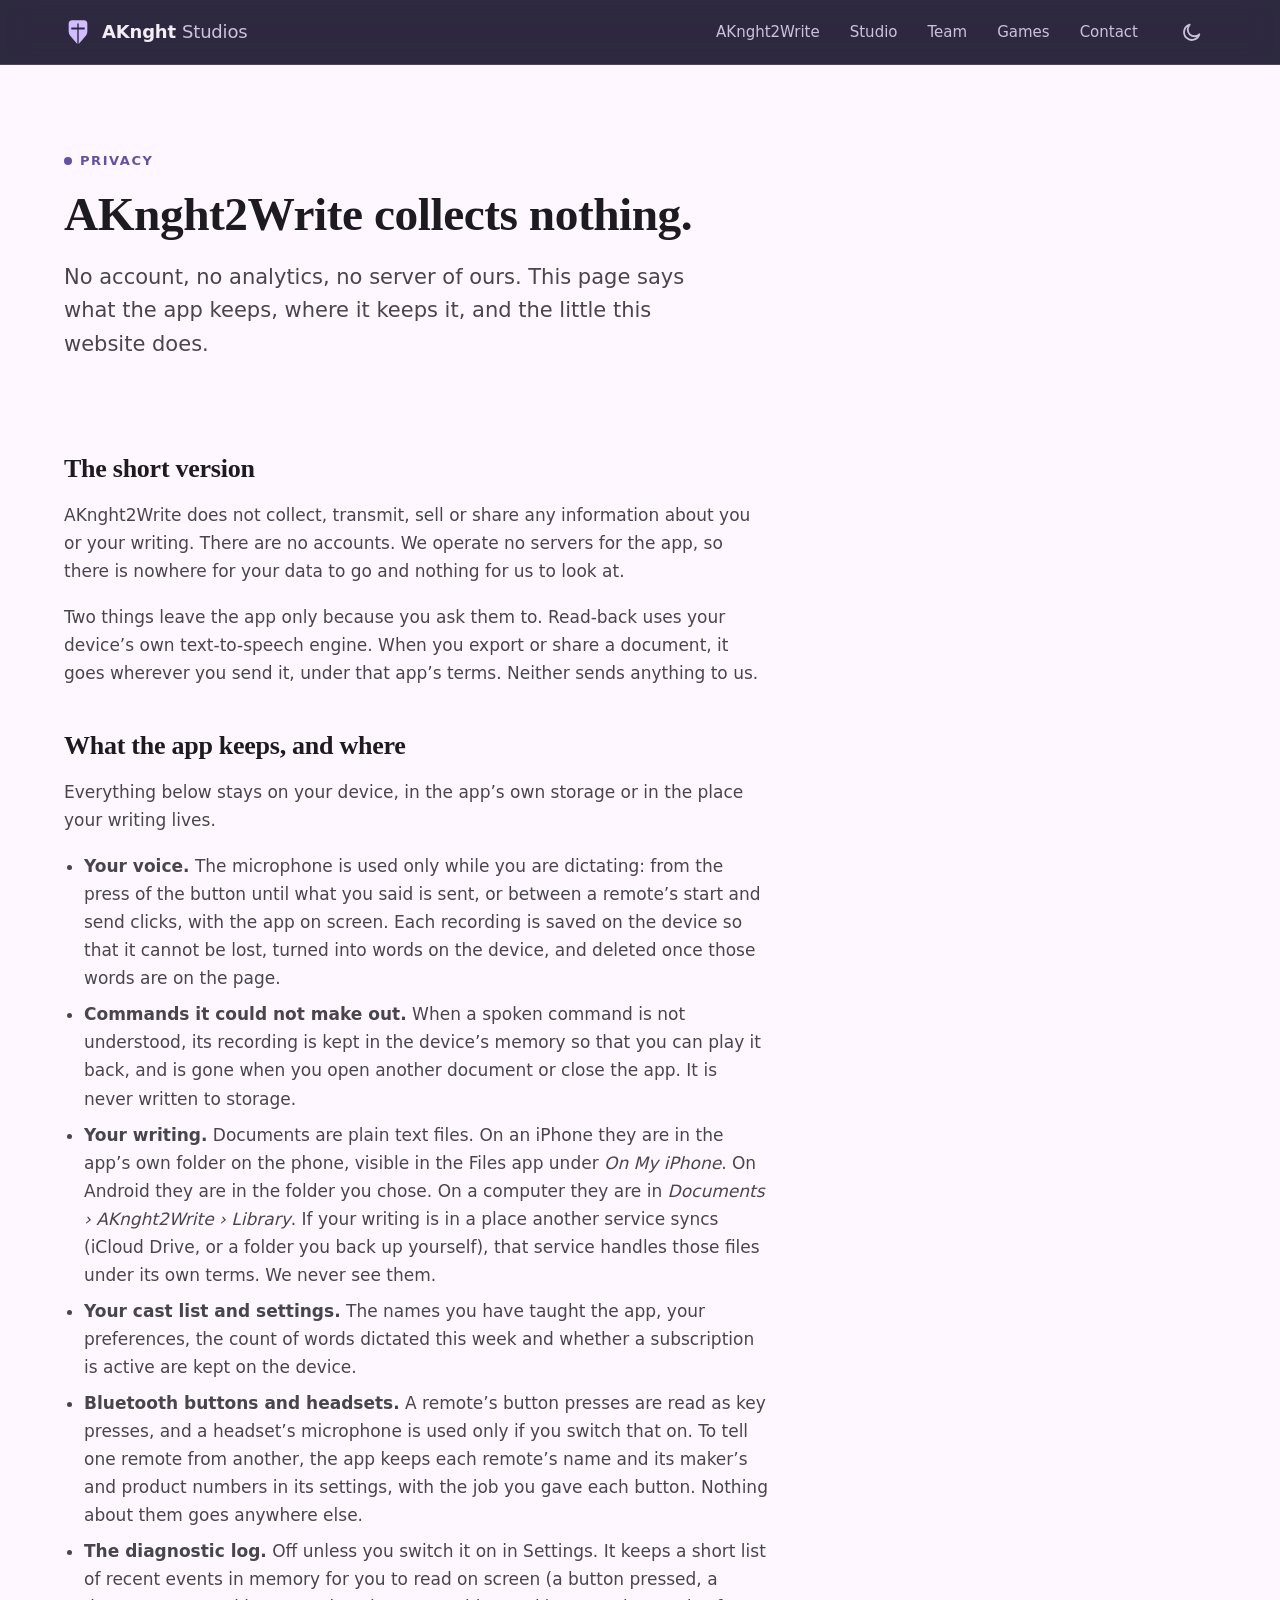
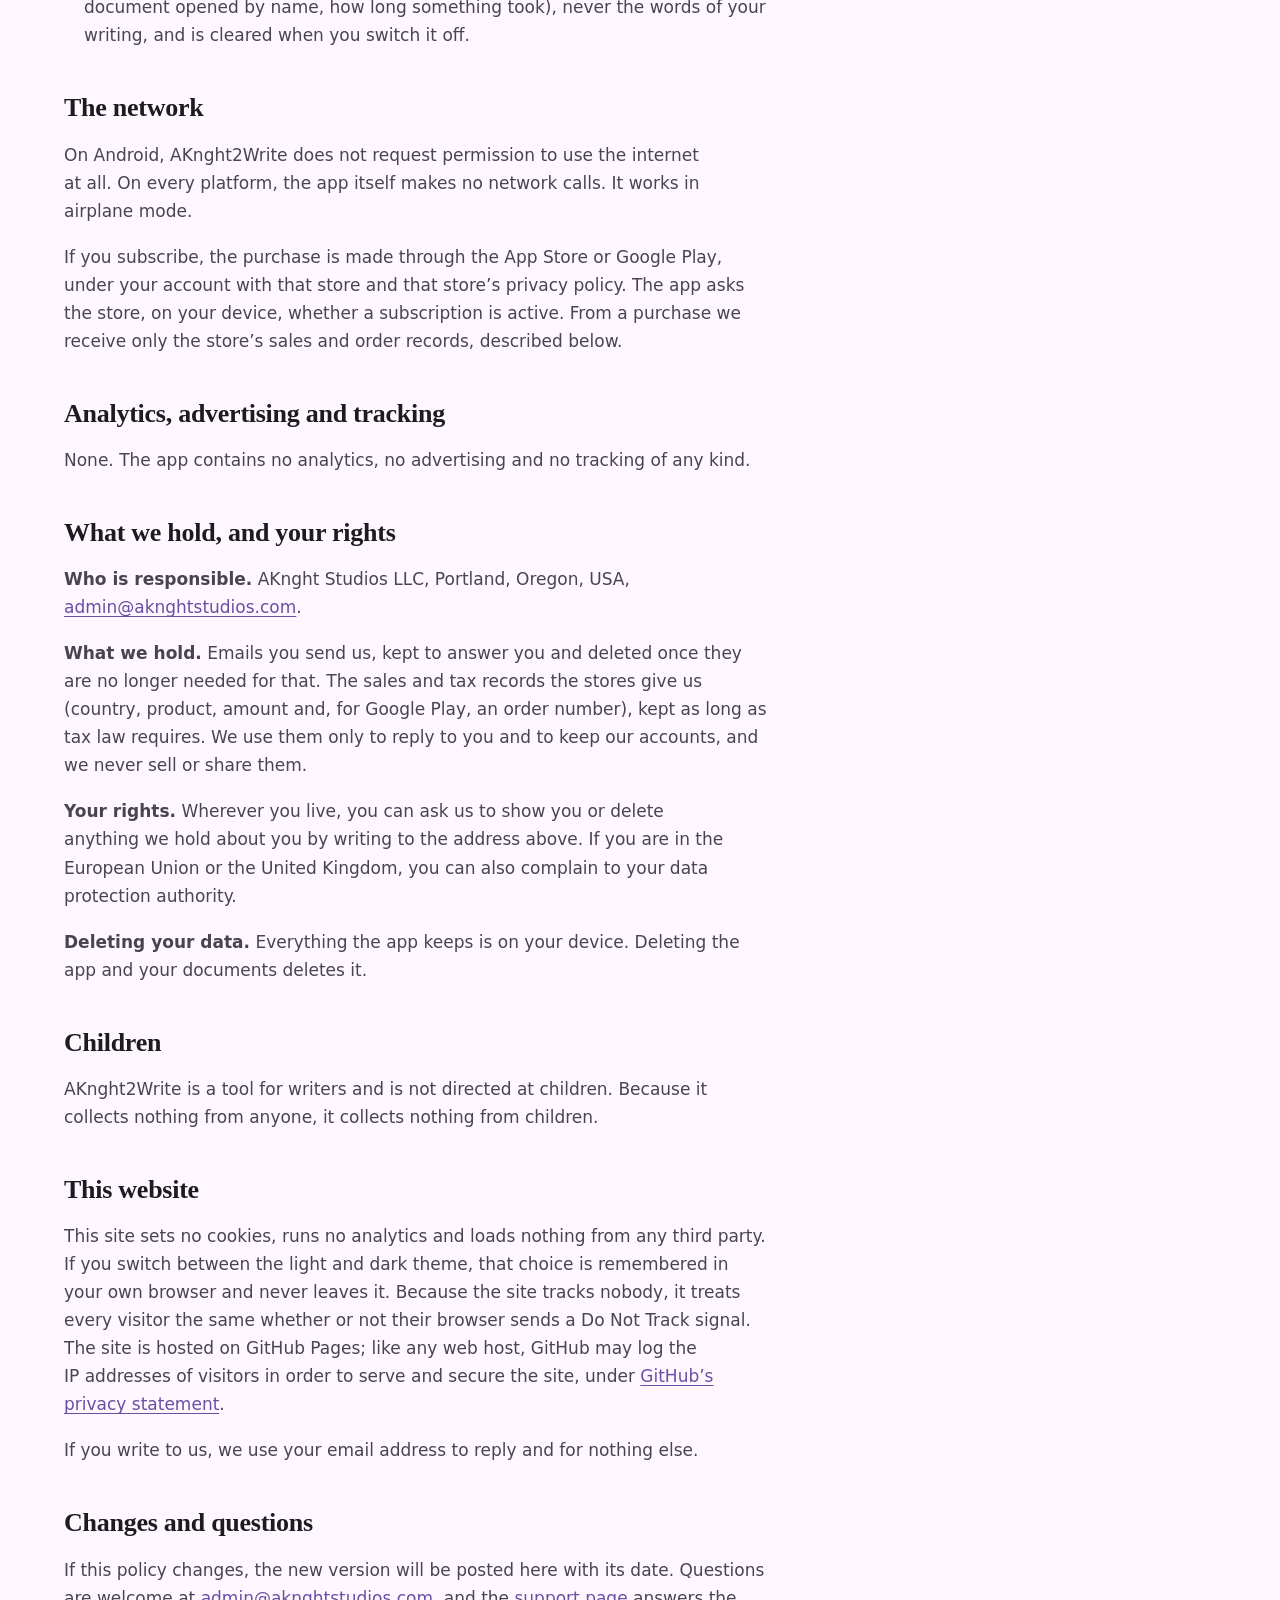
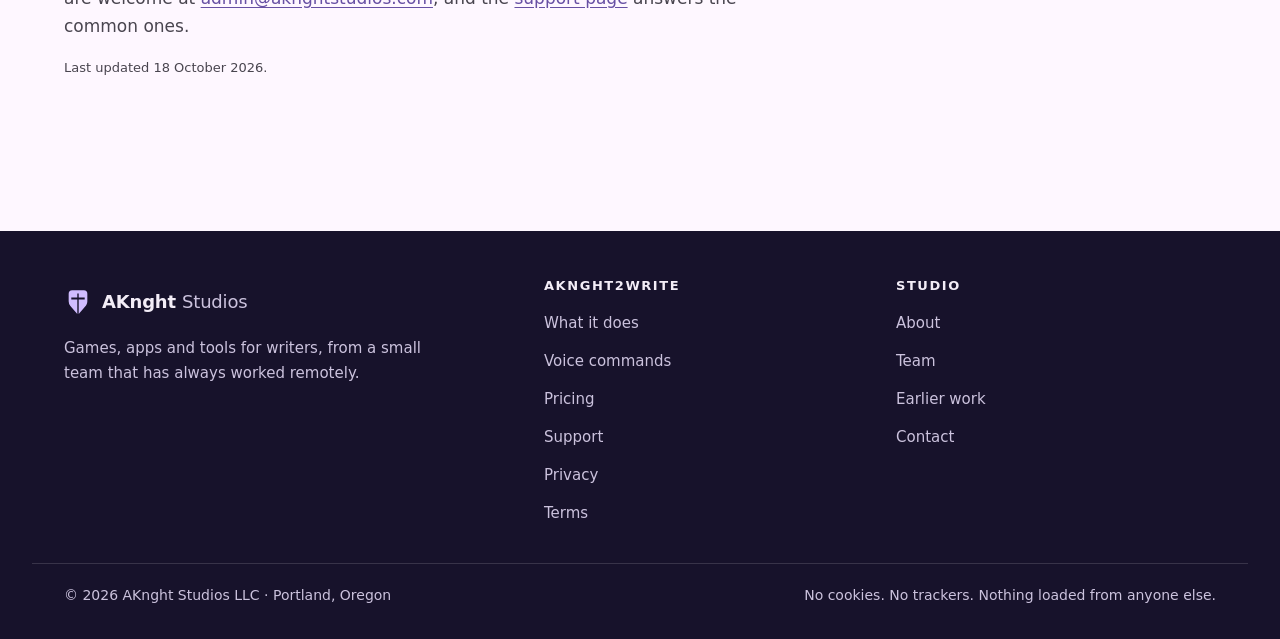
<file: privacy.html>
<!doctype html>
<html lang="en">
<head>
  <meta charset="utf-8">
  <title>Privacy | AKnght Studios</title>
  <!-- The privacy policy moved to AKnght2Write/privacy/ on 2026-09-26. This keeps the old address working. -->
  <meta http-equiv="refresh" content="0; url=AKnght2Write/privacy/index.html">
  <link rel="canonical" href="https://aknghtstudios.com/AKnght2Write/privacy/">
  <meta name="robots" content="noindex">
</head>
<body>
  <p>The privacy policy has moved to <a href="AKnght2Write/privacy/index.html">a new address</a>.</p>
</body>
</html>
</file>
<file: assets/site.css>
/*
 * AKnght Studios: one stylesheet, no build step, nothing loaded from anywhere else.
 *
 * The palette is the one AKnght2Write wears: Material 3's baseline purple, the lavender
 * chrome of its writing screen, the rose of its Command button and the amber of its
 * folders. The header, the hero and the footer are the same night in both themes; only
 * the pages between them follow the reader's light or dark.
 */

/* ------------------------------------------------------------------ tokens */

:root {
  color-scheme: light dark;

  --paper: #fef7ff;
  --paper-2: #f6eefa;
  --card: #ffffff;
  --chrome: #e6e0e9;
  --ink: #1d1b20;
  --ink-2: #49454f;
  --ink-3: #6b6672;
  --line: #cac4d0;
  --line-soft: #e7e0ec;

  --primary: #6750a4;
  --on-primary: #ffffff;
  --primary-soft: #eaddff;
  --on-primary-soft: #21005d;
  --slate: #625b71;
  --rose: #7d5260;
  --rose-soft: #ffd8e4;
  --on-rose-soft: #31111d;
  --mint-soft: #cfe9e1;
  --on-mint-soft: #0b3b33;
  --amber-soft: #fce0b5;
  --on-amber-soft: #5f3b00;
  --live: #c62828;

  --shadow-1: 0 1px 2px rgba(29, 27, 32, 0.08), 0 2px 6px rgba(29, 27, 32, 0.06);
  --shadow-2: 0 2px 4px rgba(29, 27, 32, 0.08), 0 12px 32px rgba(54, 35, 102, 0.12);

  /* The same in both themes. */
  --night: #17122b;
  --night-2: #241a45;
  --on-night: #f3edf7;
  --on-night-2: #cbc2dd;
  --night-line: rgba(255, 255, 255, 0.14);
  --lilac: #d0bcff;
  --on-lilac: #1e1045;

  --serif: "Iowan Old Style", "Palatino Linotype", Palatino, "Book Antiqua", "URW Palladio L",
    Georgia, "Noto Serif", serif;
  --sans: system-ui, -apple-system, "Segoe UI", Roboto, "Helvetica Neue", "Noto Sans", Arial,
    sans-serif;
  --mono: ui-monospace, "Cascadia Mono", "Segoe UI Mono", Consolas, "SF Mono", Menlo,
    "Roboto Mono", monospace;

  --wrap: 72rem;
  --gutter: clamp(1rem, 4vw, 2rem);
  --radius: 1.25rem;
  --radius-sm: 0.75rem;
  --header-h: 4rem;
}

@media (prefers-color-scheme: dark) {
  :root:not([data-theme="light"]) {
    --paper: #141218;
    --paper-2: #1a1720;
    --card: #211f26;
    --chrome: #2b2930;
    --ink: #e6e0e9;
    --ink-2: #cac4d0;
    --ink-3: #a59fae;
    --line: #49454f;
    --line-soft: #322f37;

    --primary: #d0bcff;
    --on-primary: #381e72;
    --primary-soft: #4a3a78;
    --on-primary-soft: #eaddff;
    --slate: #ccc2dc;
    --rose: #efb8c8;
    --rose-soft: #5a3743;
    --on-rose-soft: #ffd8e4;
    --mint-soft: #1f4a42;
    --on-mint-soft: #c4ece2;
    --amber-soft: #574012;
    --on-amber-soft: #ffdea6;
    --live: #ff8a80;

    --shadow-1: 0 1px 2px rgba(0, 0, 0, 0.4), 0 2px 6px rgba(0, 0, 0, 0.3);
    --shadow-2: 0 2px 4px rgba(0, 0, 0, 0.4), 0 12px 32px rgba(0, 0, 0, 0.45);
  }
}

:root[data-theme="dark"] {
  --paper: #141218;
  --paper-2: #1a1720;
  --card: #211f26;
  --chrome: #2b2930;
  --ink: #e6e0e9;
  --ink-2: #cac4d0;
  --ink-3: #a59fae;
  --line: #49454f;
  --line-soft: #322f37;

  --primary: #d0bcff;
  --on-primary: #381e72;
  --primary-soft: #4a3a78;
  --on-primary-soft: #eaddff;
  --slate: #ccc2dc;
  --rose: #efb8c8;
  --rose-soft: #5a3743;
  --on-rose-soft: #ffd8e4;
  --mint-soft: #1f4a42;
  --on-mint-soft: #c4ece2;
  --amber-soft: #574012;
  --on-amber-soft: #ffdea6;
  --live: #ff8a80;

  --shadow-1: 0 1px 2px rgba(0, 0, 0, 0.4), 0 2px 6px rgba(0, 0, 0, 0.3);
  --shadow-2: 0 2px 4px rgba(0, 0, 0, 0.4), 0 12px 32px rgba(0, 0, 0, 0.45);
}

:root[data-theme="light"] { color-scheme: light; }
:root[data-theme="dark"] { color-scheme: dark; }

/* -------------------------------------------------------------------- base */

*,
*::before,
*::after { box-sizing: border-box; }

html {
  -webkit-text-size-adjust: 100%;
  text-size-adjust: 100%;
  scroll-behavior: smooth;
  scroll-padding-top: calc(var(--header-h) + 1rem);
}

body {
  margin: 0;
  background: var(--paper);
  color: var(--ink);
  font-family: var(--sans);
  font-size: 1.0625rem;
  line-height: 1.65;
  -webkit-font-smoothing: antialiased;
  overflow-x: hidden;
}

img,
svg { display: block; max-width: 100%; }
img { height: auto; }

h1,
h2,
h3,
h4 {
  margin: 0;
  font-family: var(--serif);
  font-weight: 700;
  line-height: 1.12;
  letter-spacing: -0.01em;
  text-wrap: balance;
}

p { margin: 0; text-wrap: pretty; }
p + p { margin-top: 1em; }

a { color: var(--primary); text-underline-offset: 0.18em; }
a:hover { text-decoration-thickness: 2px; }

:focus-visible {
  outline: 3px solid var(--primary);
  outline-offset: 3px;
  border-radius: 6px;
}

.on-night :focus-visible,
.site-header :focus-visible,
.site-footer :focus-visible { outline-color: var(--lilac); }

::selection { background: var(--primary-soft); color: var(--on-primary-soft); }

.wrap {
  width: 100%;
  max-width: calc(var(--wrap) + var(--gutter) * 2);
  margin-inline: auto;
  padding-inline: var(--gutter);
}

.visually-hidden {
  position: absolute !important;
  width: 1px;
  height: 1px;
  margin: -1px;
  padding: 0;
  overflow: hidden;
  clip: rect(0 0 0 0);
  clip-path: inset(50%);
  white-space: nowrap;
  border: 0;
}

.skip-link {
  position: absolute;
  left: 1rem;
  top: -4rem;
  z-index: 100;
  padding: 0.75rem 1rem;
  border-radius: 0.75rem;
  background: var(--lilac);
  color: var(--on-lilac);
  font-weight: 600;
  text-decoration: none;
  transition: top 0.15s ease;
}
.skip-link:focus { top: 0.75rem; }

/* ------------------------------------------------------------------ header */

.site-header {
  position: sticky;
  top: 0;
  z-index: 50;
  background: rgba(23, 18, 43, 0.9);
  -webkit-backdrop-filter: blur(14px) saturate(140%);
  backdrop-filter: blur(14px) saturate(140%);
  border-bottom: 1px solid var(--night-line);
  color: var(--on-night);
}

.site-header__inner {
  display: flex;
  align-items: center;
  gap: 0.5rem 1rem;
  min-height: var(--header-h);
  flex-wrap: wrap;
}

.brand {
  display: inline-flex;
  align-items: center;
  gap: 0.625rem;
  margin-right: auto;
  padding-block: 0.5rem;
  color: inherit;
  text-decoration: none;
  font-weight: 700;
  font-size: 1.125rem;
  letter-spacing: -0.01em;
}
.brand__mark { width: 1.75rem; height: 1.75rem; color: var(--lilac); flex: none; }
.brand__name span { font-weight: 400; color: var(--on-night-2); }

.site-nav {
  display: flex;
  align-items: center;
  gap: 0.125rem;
  flex-wrap: wrap;
}
.site-nav a {
  display: inline-flex;
  align-items: center;
  min-height: 2.75rem;
  padding: 0 0.875rem;
  border-radius: 999px;
  color: var(--on-night-2);
  font-size: 0.9375rem;
  font-weight: 500;
  text-decoration: none;
  transition: background-color 0.15s ease, color 0.15s ease;
}
.site-nav a:hover { background: rgba(255, 255, 255, 0.08); color: var(--on-night); }
.site-nav a[aria-current="page"] { color: var(--on-night); background: rgba(208, 188, 255, 0.16); }

.icon-btn {
  display: inline-grid;
  place-items: center;
  width: 3rem;
  height: 3rem;
  flex: none;
  border: 0;
  border-radius: 999px;
  background: transparent;
  color: var(--on-night-2);
  cursor: pointer;
  transition: background-color 0.15s ease, color 0.15s ease;
}
.icon-btn:hover { background: rgba(255, 255, 255, 0.08); color: var(--on-night); }
.icon-btn svg { width: 1.375rem; height: 1.375rem; }

/* The toggle shows the theme it will switch TO: a moon by day, a sun by night. */
.theme-toggle .sun { display: none; }
:root[data-theme="dark"] .theme-toggle .sun { display: block; }
:root[data-theme="dark"] .theme-toggle .moon { display: none; }
@media (prefers-color-scheme: dark) {
  :root:not([data-theme="light"]) .theme-toggle .sun { display: block; }
  :root:not([data-theme="light"]) .theme-toggle .moon { display: none; }
}
/* Without JavaScript nothing can switch a theme or open a menu, so neither is offered. */
:root:not(.js) .theme-toggle,
:root:not(.js) .nav-toggle { display: none; }

.nav-toggle { display: none; }
.nav-toggle .close { display: none; }
.nav-toggle[aria-expanded="true"] .open { display: none; }
.nav-toggle[aria-expanded="true"] .close { display: block; }

@media (max-width: 47.99rem) {
  .js .nav-toggle { display: inline-grid; order: 3; }
  .theme-toggle { order: 2; }
  .js .site-nav {
    order: 4;
    display: none;
    flex-basis: 100%;
    flex-direction: column;
    align-items: stretch;
    gap: 0.125rem;
    padding: 0.25rem 0 1rem;
  }
  .js .site-nav[data-open] { display: flex; }
  .site-nav a { min-height: 3rem; font-size: 1.0625rem; }
}

/* -------------------------------------------------------------------- type */

.eyebrow {
  display: inline-flex;
  align-items: center;
  gap: 0.5rem;
  margin-bottom: 1rem;
  color: var(--primary);
  font-family: var(--sans);
  font-size: 0.8125rem;
  font-weight: 700;
  letter-spacing: 0.12em;
  text-transform: uppercase;
}
/* A dot, like the app's status dot. It was a short rule once, and a short rule in front of
   a label reads as an em dash, which this site does not have. */
.eyebrow::before {
  content: "";
  width: 0.5rem;
  height: 0.5rem;
  flex: none;
  border-radius: 50%;
  background: currentColor;
}
.on-night .eyebrow { color: var(--lilac); }

/* The app's icon beside its name: large in the app page's hero, smaller where the front page
   introduces it, small on the card at the end of the games. The SVG brings its own rounded
   corners; the shadow is what lifts it off the page. */
.app-icon {
  display: block;
  width: 5.5rem;
  height: 5.5rem;
  border-radius: 22%;
  box-shadow: 0 12px 32px rgba(0, 0, 0, 0.35);
}
.app-icon--sm { width: 4rem; height: 4rem; margin-bottom: 1.25rem; box-shadow: 0 8px 22px rgba(20, 16, 42, 0.25); }
.app-icon--card { width: 3.25rem; height: 3.25rem; margin-bottom: 1rem; box-shadow: 0 6px 18px rgba(0, 0, 0, 0.25); }

.h-display { font-size: clamp(2.5rem, 4.2vw + 1.4rem, 4.5rem); letter-spacing: -0.02em; }
.h-section { font-size: clamp(1.875rem, 2.2vw + 1.2rem, 3rem); }
.h-card { font-family: var(--sans); font-size: 1.125rem; font-weight: 700; letter-spacing: 0; line-height: 1.3; }

.lead {
  max-width: 40rem;
  color: var(--ink-2);
  font-size: clamp(1.125rem, 0.5vw + 1rem, 1.3125rem);
  line-height: 1.6;
}
.on-night .lead { color: var(--on-night-2); }

.muted { color: var(--ink-3); }
.small { font-size: 0.9375rem; }
.fine { font-size: 0.8125rem; line-height: 1.5; color: var(--ink-3); }

code,
kbd,
.say {
  font-family: var(--mono);
  font-size: 0.9em;
}
.say {
  padding: 0.12em 0.45em;
  border-radius: 0.4em;
  background: var(--primary-soft);
  color: var(--on-primary-soft);
  white-space: nowrap;
}

/* ----------------------------------------------------------------- buttons */

.btn {
  display: inline-flex;
  align-items: center;
  justify-content: center;
  gap: 0.5rem;
  min-height: 3rem;
  padding: 0.625rem 1.5rem;
  border: 1.5px solid transparent;
  border-radius: 999px;
  font: inherit;
  font-size: 1rem;
  font-weight: 650;
  line-height: 1.2;
  text-decoration: none;
  cursor: pointer;
  transition: transform 0.15s ease, box-shadow 0.15s ease, background-color 0.15s ease,
    border-color 0.15s ease;
}
.btn svg { width: 1.125rem; height: 1.125rem; flex: none; }
.btn:hover { transform: translateY(-1px); }
.btn:active { transform: translateY(0); }

.btn--primary { background: var(--primary); color: var(--on-primary); box-shadow: var(--shadow-1); }
.btn--primary:hover { box-shadow: var(--shadow-2); }
.btn--ghost { border-color: var(--line); color: var(--ink); background: transparent; }
.btn--ghost:hover { border-color: var(--primary); }

.on-night .btn--primary { background: var(--lilac); color: var(--on-lilac); }
.on-night .btn--ghost { border-color: rgba(255, 255, 255, 0.28); color: var(--on-night); }
.on-night .btn--ghost:hover { border-color: var(--lilac); background: rgba(255, 255, 255, 0.06); }

.btn-row { display: flex; flex-wrap: wrap; gap: 0.75rem; }

.text-link {
  display: inline-flex;
  align-items: center;
  gap: 0.375rem;
  font-weight: 650;
  text-decoration: none;
}
.text-link svg { width: 1.125rem; height: 1.125rem; transition: transform 0.15s ease; }
.text-link:hover svg { transform: translateX(3px); }
.text-link:hover { text-decoration: underline; }

/* -------------------------------------------------------------------- hero */

.on-night { color: var(--on-night); }

.hero {
  position: relative;
  isolation: isolate;
  overflow: hidden;
  background:
    radial-gradient(56rem 34rem at 88% -12%, rgba(124, 92, 191, 0.5), transparent 62%),
    radial-gradient(40rem 28rem at -8% 108%, rgba(125, 82, 96, 0.5), transparent 60%),
    linear-gradient(180deg, var(--night) 0%, #1d1537 55%, var(--night-2) 100%);
}

/* A few stars: one small drawing, tiled, and faded out before the horizon. Scattered by
   hand, because anything made of gradients on a grid looks like a grid. */
.hero::before {
  content: "";
  position: absolute;
  inset: 0;
  z-index: -1;
  opacity: 0.7;
  background-image: url("data:image/svg+xml,%3Csvg xmlns='http://www.w3.org/2000/svg' width='600' height='400'%3E%3Cg fill='%23fff'%3E%3Ccircle cx='23' cy='41' r='1' opacity='.8'/%3E%3Ccircle cx='88' cy='120' r='.7' opacity='.5'/%3E%3Ccircle cx='141' cy='22' r='.9' opacity='.7'/%3E%3Ccircle cx='197' cy='88' r='.6' opacity='.45'/%3E%3Ccircle cx='236' cy='160' r='1.1' opacity='.85'/%3E%3Ccircle cx='289' cy='47' r='.7' opacity='.5'/%3E%3Ccircle cx='333' cy='129' r='.8' opacity='.6'/%3E%3Ccircle cx='372' cy='18' r='1' opacity='.75'/%3E%3Ccircle cx='421' cy='96' r='.6' opacity='.45'/%3E%3Ccircle cx='468' cy='58' r='.9' opacity='.7'/%3E%3Ccircle cx='517' cy='141' r='.7' opacity='.5'/%3E%3Ccircle cx='561' cy='33' r='1.1' opacity='.8'/%3E%3Ccircle cx='42' cy='208' r='.7' opacity='.5'/%3E%3Ccircle cx='104' cy='263' r='1' opacity='.75'/%3E%3Ccircle cx='159' cy='231' r='.6' opacity='.4'/%3E%3Ccircle cx='214' cy='301' r='.8' opacity='.6'/%3E%3Ccircle cx='262' cy='249' r='.7' opacity='.5'/%3E%3Ccircle cx='318' cy='338' r='1' opacity='.7'/%3E%3Ccircle cx='359' cy='277' r='.6' opacity='.45'/%3E%3Ccircle cx='407' cy='215' r='.9' opacity='.65'/%3E%3Ccircle cx='452' cy='322' r='.7' opacity='.5'/%3E%3Ccircle cx='498' cy='262' r='1.1' opacity='.8'/%3E%3Ccircle cx='547' cy='351' r='.6' opacity='.45'/%3E%3Ccircle cx='583' cy='232' r='.8' opacity='.6'/%3E%3Ccircle cx='17' cy='352' r='.9' opacity='.6'/%3E%3Ccircle cx='73' cy='385' r='.6' opacity='.4'/%3E%3Ccircle cx='127' cy='334' r='.7' opacity='.5'/%3E%3Ccircle cx='183' cy='372' r='1' opacity='.7'/%3E%3Ccircle cx='301' cy='188' r='.6' opacity='.4'/%3E%3Ccircle cx='389' cy='367' r='.8' opacity='.55'/%3E%3Ccircle cx='484' cy='189' r='.6' opacity='.4'/%3E%3Ccircle cx='571' cy='104' r='.7' opacity='.5'/%3E%3Ccircle cx='248' cy='96' r='.5' opacity='.4'/%3E%3Ccircle cx='150' cy='150' r='.5' opacity='.35'/%3E%3C/g%3E%3Cg fill='%23d0bcff'%3E%3Ccircle cx='445' cy='140' r='1.2' opacity='.9'/%3E%3Ccircle cx='95' cy='60' r='1.1' opacity='.8'/%3E%3Ccircle cx='330' cy='230' r='1' opacity='.7'/%3E%3C/g%3E%3C/svg%3E");
  background-size: 600px 400px;
  -webkit-mask-image: linear-gradient(180deg, #000 0%, transparent 88%);
  mask-image: linear-gradient(180deg, #000 0%, transparent 88%);
}

.hero__inner {
  display: grid;
  gap: clamp(2.5rem, 6vw, 4rem);
  align-items: center;
  padding-block: clamp(2.5rem, 5vw, 4.5rem) clamp(3rem, 6vw, 5rem);
}
@media (min-width: 60rem) {
  .hero__inner { grid-template-columns: minmax(0, 1.08fr) minmax(0, 0.92fr); }
}

.hero__copy > * + * { margin-top: 1.5rem; }
.hero__copy .eyebrow { margin-bottom: 0; }
.hero__copy h1 em { font-style: italic; color: var(--lilac); }

.hero__status {
  display: inline-flex;
  align-items: center;
  gap: 0.625rem;
  color: var(--on-night-2);
  font-size: 0.9375rem;
}
.hero__status::before {
  content: "";
  width: 0.5rem;
  height: 0.5rem;
  border-radius: 50%;
  background: #8ee6b8;
  box-shadow: 0 0 0 4px rgba(142, 230, 184, 0.18);
}

.chips { display: flex; flex-wrap: wrap; gap: 0.5rem; padding: 0; margin: 0; list-style: none; }
.hero__copy .chips { margin-top: 1.5rem; }
.chips li {
  display: inline-flex;
  align-items: center;
  gap: 0.4rem;
  padding: 0.375rem 0.875rem;
  border: 1px solid var(--night-line);
  border-radius: 999px;
  background: rgba(255, 255, 255, 0.05);
  color: var(--on-night);
  font-size: 0.875rem;
  font-weight: 500;
}
.chips svg { width: 1rem; height: 1rem; color: var(--lilac); }

/* ---------------------------------------------------------------- sections */

.section { padding-block: clamp(4rem, 9vw, 7.5rem); }
.section--alt { background: var(--paper-2); }
.section--tight { padding-block: clamp(3rem, 6vw, 5rem); }

.section__head { max-width: 46rem; margin-bottom: clamp(2rem, 4vw, 3.5rem); }
.section__head .lead { margin-top: 1.25rem; }
.section__head--center { margin-inline: auto; text-align: center; }
.section__head--center .lead { margin-inline: auto; }
.section__foot { margin-top: clamp(2rem, 4vw, 3rem); }

.grid {
  display: grid;
  gap: clamp(1rem, 2vw, 1.5rem);
  grid-template-columns: repeat(auto-fit, minmax(min(100%, 18.5rem), 1fr));
}
.grid--two { grid-template-columns: repeat(auto-fit, minmax(min(100%, 24rem), 1fr)); }

.card {
  position: relative;
  padding: clamp(1.25rem, 2.5vw, 1.75rem);
  border: 1px solid var(--line-soft);
  border-radius: var(--radius);
  background: var(--card);
  box-shadow: var(--shadow-1);
}
.card > * + * { margin-top: 0.625rem; }
.card p { color: var(--ink-2); font-size: 1rem; line-height: 1.6; }

/* Every kind of thing has its own drawn mark, on a tile of its own colour. The app's rule. */
.tile {
  display: grid;
  place-items: center;
  width: 2.75rem;
  height: 2.75rem;
  margin-bottom: 1rem;
  border-radius: 0.875rem;
  background: var(--primary-soft);
  color: var(--on-primary-soft);
}
.tile svg { width: 1.5rem; height: 1.5rem; }
.tile--mint { background: var(--mint-soft); color: var(--on-mint-soft); }
.tile--rose { background: var(--rose-soft); color: var(--on-rose-soft); }
.tile--amber { background: var(--amber-soft); color: var(--on-amber-soft); }

/* ---------------------------------------------------------------- no I */

.no-i {
  position: relative;
  display: inline-block;
  white-space: nowrap;
}
.no-i__gap {
  position: relative;
  display: inline-block;
  width: 0.34em;
}
.no-i__gap i {
  position: absolute;
  left: 50%;
  bottom: 0.78em;
  transform: translateX(-50%) rotate(-6deg);
  color: var(--rose);
  font-style: italic;
  font-size: 0.7em;
  line-height: 1;
  text-decoration: line-through;
  text-decoration-thickness: 0.09em;
}
/* The proofreader's caret, drawn: an insertion mark with nothing to insert. */
.no-i__gap::after {
  content: "";
  position: absolute;
  left: 50%;
  bottom: -0.2em;
  width: 0.36em;
  height: 0.3em;
  transform: translateX(-50%);
  background: var(--rose);
  clip-path: polygon(50% 0, 100% 100%, 78% 100%, 50% 42%, 22% 100%, 0 100%);
}

/* ------------------------------------------------------------------ people */

.person {
  display: grid;
  gap: 1.25rem 1.5rem;
  align-items: start;
}
@media (min-width: 34rem) {
  .person { grid-template-columns: 9.5rem minmax(0, 1fr); }
}
.person__photo {
  width: 9.5rem;
  aspect-ratio: 1;
  border-radius: 1.25rem;
  object-fit: cover;
  background: var(--chrome);
  box-shadow: var(--shadow-1);
}
.person__role {
  margin-top: 0.25rem !important;
  color: var(--primary) !important;
  font-size: 0.875rem !important;
  font-weight: 700;
  letter-spacing: 0.04em;
  text-transform: uppercase;
}
.person h3 { font-size: 1.625rem; }

/* ------------------------------------------------------------------- games */

.game { padding: 0; overflow: hidden; }
.game > * + * { margin-top: 0; }
.game img {
  width: 100%;
  aspect-ratio: 3 / 2;
  object-fit: cover;
  background: var(--chrome);
  border-bottom: 1px solid var(--line-soft);
}
.game__body { padding: 1.125rem 1.25rem 1.375rem; }
.game__body > * + * { margin-top: 0.5rem; }
.tags { display: flex; flex-wrap: wrap; gap: 0.375rem; padding: 0; margin: 0.875rem 0 0; list-style: none; }
.tags li {
  padding: 0.125rem 0.625rem;
  border-radius: 999px;
  background: var(--paper-2);
  border: 1px solid var(--line-soft);
  color: var(--ink-3);
  font-size: 0.75rem;
  font-weight: 600;
}

/* ----------------------------------------------------------------- contact */

.panel {
  position: relative;
  isolation: isolate;
  overflow: hidden;
  padding: clamp(2rem, 6vw, 4.5rem);
  border-radius: calc(var(--radius) * 1.4);
  background:
    radial-gradient(36rem 22rem at 100% 0%, rgba(124, 92, 191, 0.55), transparent 62%),
    radial-gradient(30rem 20rem at 0% 100%, rgba(125, 82, 96, 0.5), transparent 60%),
    linear-gradient(160deg, var(--night), var(--night-2));
  box-shadow: var(--shadow-2);
}
.panel > * + * { margin-top: 1.25rem; }
.panel .btn-row { margin-top: 2rem; }

/* ------------------------------------------------------------------ footer */

.site-footer {
  background: var(--night);
  color: var(--on-night-2);
  font-size: 0.9375rem;
}
.site-footer__inner {
  display: grid;
  gap: 2rem;
  padding-block: 3rem 2rem;
}
@media (min-width: 48rem) {
  .site-footer__inner { grid-template-columns: minmax(0, 1.4fr) repeat(2, minmax(0, 1fr)); }
}
.site-footer .brand { color: var(--on-night); }
.site-footer h2 {
  margin-bottom: 0.75rem;
  color: var(--on-night);
  font-family: var(--sans);
  font-size: 0.8125rem;
  letter-spacing: 0.12em;
  text-transform: uppercase;
}
.site-footer ul { margin: 0; padding: 0; list-style: none; }
.site-footer li + li { margin-top: 0.125rem; }
.site-footer a {
  display: inline-flex;
  align-items: center;
  min-height: 2.25rem;
  color: var(--on-night-2);
  text-decoration: none;
}
.site-footer a:hover { color: var(--on-night); text-decoration: underline; }
.site-footer__base {
  display: flex;
  flex-wrap: wrap;
  gap: 0.5rem 2rem;
  justify-content: space-between;
  padding-block: 1.25rem 2rem;
  border-top: 1px solid var(--night-line);
  font-size: 0.875rem;
}

/* ============================================================== app page */

/* ------------------------------------------------------------ split rows */

.split {
  display: grid;
  gap: clamp(2rem, 5vw, 4.5rem);
  align-items: center;
}
.split + .split { margin-top: clamp(4rem, 9vw, 7.5rem); }
@media (min-width: 56rem) {
  .split { grid-template-columns: minmax(0, 1fr) minmax(0, 1fr); }
  .split--flip .split__visual { order: -1; }
}
.split__copy > * + * { margin-top: 1.125rem; }
.split__copy h2,
.split__copy h3 { font-size: clamp(1.625rem, 1.5vw + 1.1rem, 2.375rem); }
.split__copy p { color: var(--ink-2); }
.split__copy .eyebrow { margin-bottom: 0; }
.split__visual { min-width: 0; }

.ticks { margin: 0; padding: 0; list-style: none; }
.split__copy .ticks { margin-top: 1.125rem; }
.ticks li {
  position: relative;
  padding-left: 1.875rem;
  color: var(--ink-2);
}
.ticks li + li { margin-top: 0.625rem; }
.ticks li::before {
  content: "";
  position: absolute;
  left: 0.125rem;
  top: 0.45em;
  width: 1rem;
  height: 0.55rem;
  border-left: 2.5px solid var(--primary);
  border-bottom: 2.5px solid var(--primary);
  transform: rotate(-45deg) scale(0.8);
  transform-origin: left center;
}

/* -------------------------------------------------------------- figures */

.figure {
  padding: clamp(1.25rem, 3vw, 2rem);
  border: 1px solid var(--line-soft);
  border-radius: calc(var(--radius) * 1.2);
  background: var(--card);
  box-shadow: var(--shadow-2);
}
.figure > * + * { margin-top: 1rem; }
.figure__label {
  color: var(--ink-3);
  font-size: 0.75rem;
  font-weight: 700;
  letter-spacing: 0.1em;
  text-transform: uppercase;
}

/* A page of manuscript, as the app sets it. */
.page {
  padding: 1.25rem 1.375rem;
  border-radius: var(--radius-sm);
  background: var(--paper);
  border: 1px solid var(--line-soft);
  color: var(--ink);
  font-family: var(--serif);
  font-size: 1.125rem;
  line-height: 1.7;
}
.page p + p { margin-top: 0.75em; }
.page--heard { color: var(--ink-3); font-style: italic; }
.page mark { padding: 0 0.15em; border-radius: 0.25em; background: var(--primary-soft); color: var(--on-primary-soft); }
.page s { color: var(--ink-3); text-decoration-color: var(--rose); text-decoration-thickness: 2px; }

/* Sentence numbers, drawn above the first word of each sentence. */
.page--numbered { padding-top: 1.75rem; line-height: 2.1; }
.page--numbered .n { position: relative; }
.page--numbered .n::before {
  content: attr(data-n);
  position: absolute;
  left: 0;
  top: -0.95em;
  color: var(--primary);
  font-family: var(--sans);
  font-size: 0.6875rem;
  font-weight: 600;
  line-height: 1;
}

.arrow-down {
  display: grid;
  place-items: center;
  color: var(--ink-3);
}
.arrow-down svg { width: 1.5rem; height: 1.5rem; }

/* The app's own banner, asking to remember a name. */
.remember {
  display: flex;
  flex-wrap: wrap;
  align-items: center;
  gap: 0.5rem 1rem;
  padding: 0.875rem 1.125rem;
  border-radius: var(--radius-sm);
  background: var(--rose-soft);
  color: var(--on-rose-soft);
  font-size: 0.9375rem;
}
.remember span:first-child { margin-right: auto; }
.remember b { color: var(--primary); font-weight: 650; }
:root[data-theme="dark"] .remember b { color: var(--lilac); }
@media (prefers-color-scheme: dark) {
  :root:not([data-theme="light"]) .remember b { color: var(--lilac); }
}

.score { display: grid; gap: 0.75rem; }
.score__row {
  display: grid;
  grid-template-columns: minmax(0, 1fr) auto;
  gap: 0.25rem 1rem;
  align-items: baseline;
}
.score__row b { font-size: 1.0625rem; }
.score__names { grid-column: 1 / -1; color: var(--ink-3); font-family: var(--serif); font-style: italic; }
.score__bar {
  grid-column: 1 / -1;
  height: 0.5rem;
  border-radius: 999px;
  background: var(--line-soft);
  overflow: hidden;
}
.score__bar span { display: block; height: 100%; border-radius: inherit; background: var(--primary); }
.score__bar--low span { background: var(--rose); }

/* What happens to a sentence, one numbered step under another. */
.steps { margin: 0; padding: 0; list-style: none; counter-reset: step; }
.steps li { position: relative; padding: 0 0 1.375rem 3rem; counter-increment: step; }
.steps li:last-child { padding-bottom: 0; }
.steps li::before {
  content: counter(step);
  position: absolute;
  left: 0;
  top: 0;
  display: grid;
  place-items: center;
  width: 2rem;
  height: 2rem;
  border-radius: 50%;
  background: var(--primary-soft);
  color: var(--on-primary-soft);
  font-size: 0.875rem;
  font-weight: 700;
}
.steps li::after {
  content: "";
  position: absolute;
  left: calc(1rem - 1px);
  top: 2.375rem;
  bottom: 0.375rem;
  width: 2px;
  border-radius: 2px;
  background: var(--line);
}
.steps li:last-child::after { display: none; }
.steps b { display: block; padding-top: 0.2rem; line-height: 1.4; }
.steps span { display: block; color: var(--ink-3); font-size: 0.9375rem; line-height: 1.5; }

/* A folder of plain files. */
.tree {
  margin: 0;
  padding: 1.125rem 1.25rem;
  border-radius: var(--radius-sm);
  background: var(--paper-2);
  border: 1px solid var(--line-soft);
  color: var(--ink-2);
  font-family: var(--mono);
  font-size: clamp(0.75rem, 3.3vw, 0.875rem);
  line-height: 1.75;
  overflow-x: auto;
  white-space: pre;
}
.tree b { color: var(--on-amber-soft); background: var(--amber-soft); padding: 0 0.3em; border-radius: 0.3em; font-weight: 600; }
.tree i { color: var(--ink-3); font-style: normal; }

/* voice -> phone -> folder, and the cloud that is not there */
.flow {
  display: grid;
  grid-template-columns: repeat(3, minmax(0, 1fr));
  gap: 0.75rem;
  align-items: stretch;
  text-align: center;
}
.flow__node {
  display: grid;
  justify-items: center;
  align-content: start;
  gap: 0.5rem;
  padding: 1rem 0.5rem;
  border-radius: var(--radius-sm);
  background: var(--paper-2);
  border: 1px solid var(--line-soft);
  font-size: 0.875rem;
  font-weight: 650;
  line-height: 1.3;
}
.flow__node .tile { margin: 0; }
.flow__node small { color: var(--ink-3); font-weight: 400; font-size: 0.8125rem; }
.flow__cloud {
  display: flex;
  align-items: center;
  justify-content: center;
  gap: 0.75rem;
  padding: 0.875rem 1rem;
  border: 1.5px dashed var(--line);
  border-radius: var(--radius-sm);
  color: var(--ink-3);
  font-size: 0.9375rem;
}
.flow__cloud svg { width: 1.75rem; height: 1.75rem; flex: none; }

/* ------------------------------------------------------ command reference */

.legend { display: flex; flex-wrap: wrap; gap: 0.5rem 1.5rem; padding: 0; margin: 0; list-style: none; font-size: 0.9375rem; color: var(--ink-2); }
.legend li { display: inline-flex; align-items: center; gap: 0.5rem; }

.dot { width: 0.625rem; height: 0.625rem; flex: none; border-radius: 50%; background: var(--line); }
.dot--safe { background: #9a94a3; }
.dot--undo { background: var(--rose); }
.dot--asks { background: var(--live); }

.promise {
  margin-block: 1.5rem 2rem;
  padding: 1.125rem 1.375rem;
  border-radius: var(--radius-sm);
  background: var(--primary-soft);
  color: var(--on-primary-soft);
  font-size: 1.0625rem;
  font-weight: 500;
}

.commands {
  display: grid;
  gap: clamp(1rem, 2vw, 1.5rem);
  grid-template-columns: repeat(auto-fit, minmax(min(100%, 19rem), 1fr));
  align-items: start;
}
.commands .card { padding: 1.25rem 1.375rem 1.375rem; }
.commands h3 { color: var(--primary); font-family: var(--sans); font-size: 0.9375rem; font-weight: 700; letter-spacing: 0.02em; }
.commands dl { margin: 0.75rem 0 0; }
.commands dt {
  display: flex;
  align-items: center;
  gap: 0.625rem;
  font-family: var(--mono);
  font-size: 0.9375rem;
  color: var(--ink);
}
.commands dt + dd { margin-top: 0.125rem; }
.commands dd { margin: 0 0 0 1.25rem; color: var(--ink-3); font-size: 0.875rem; line-height: 1.45; }
.commands dd + dt { margin-top: 0.75rem; }

/* ------------------------------------------------------------ screenshots */

.shots {
  display: grid;
  gap: clamp(1.25rem, 3vw, 2.5rem);
  grid-template-columns: repeat(auto-fit, minmax(min(100%, 14rem), 1fr));
  justify-items: center;
}
.shot { margin: 0; text-align: center; }
.shot figcaption { margin-top: 1rem; color: var(--ink-2); font-size: 0.9375rem; line-height: 1.5; max-width: 17rem; margin-inline: auto; }
.shot figcaption b { display: block; color: var(--ink); }

.bezel {
  display: inline-block;
  width: min(100%, 15.5rem);
  padding: 0.5rem;
  border-radius: 2rem;
  background: #0e0b16;
  box-shadow: var(--shadow-2), inset 0 0 0 1.5px rgba(255, 255, 255, 0.08);
}
.bezel img { width: 100%; border-radius: 1.55rem; }

/* ---------------------------------------------------------------- pricing */

.price { display: flex; flex-direction: column; }
.price h3 { font-size: 1.5rem; }
.price__big { font-family: var(--serif); font-size: clamp(2rem, 3vw, 2.75rem); font-weight: 700; line-height: 1.1; color: var(--ink) !important; }
.price__big small { display: block; margin-top: 0.375rem; font-family: var(--sans); font-size: 0.9375rem; font-weight: 500; color: var(--ink-3); }
.price--featured { border-color: var(--primary); box-shadow: var(--shadow-2); }
.price .ticks { margin-top: 1.25rem; font-size: 1rem; }

/* -------------------------------------------------------------------- faq */

.faq { max-width: 50rem; margin-inline: auto; }
.faq details {
  border: 1px solid var(--line-soft);
  border-radius: var(--radius-sm);
  background: var(--card);
}
.faq details + details { margin-top: 0.75rem; }
.faq summary {
  display: flex;
  align-items: center;
  gap: 1rem;
  min-height: 3.5rem;
  padding: 0.875rem 1.25rem;
  cursor: pointer;
  font-weight: 650;
  list-style: none;
}
.faq summary::-webkit-details-marker { display: none; }
.faq summary::after {
  content: "";
  width: 0.625rem;
  height: 0.625rem;
  margin-left: auto;
  flex: none;
  border-right: 2.5px solid var(--primary);
  border-bottom: 2.5px solid var(--primary);
  transform: translateY(-2px) rotate(45deg);
  transition: transform 0.2s ease;
}
.faq details[open] summary::after { transform: translateY(2px) rotate(-135deg); }
.faq details > div { padding: 0 1.25rem 1.25rem; color: var(--ink-2); }

/* ------------------------------------------------------------------ prose */

.prose { max-width: 44rem; }
.prose > * + * { margin-top: 1.125rem; }
.prose h2 { margin-top: 2.75rem; font-size: 1.625rem; }
.prose h3 { margin-top: 2rem; font-family: var(--sans); font-size: 1.125rem; letter-spacing: 0; }
.prose ul { padding-left: 1.25rem; color: var(--ink-2); }
.prose li + li { margin-top: 0.5rem; }
.prose p { color: var(--ink-2); }

.notice {
  padding: 1rem 1.25rem;
  border-radius: var(--radius-sm);
  background: var(--amber-soft);
  color: var(--on-amber-soft);
  font-size: 0.9375rem;
}

.page-head { padding-block: clamp(3rem, 7vw, 5rem) clamp(2rem, 4vw, 3rem); }
.page-head .lead { margin-top: 1.25rem; }

/* ============================================================ phone demo */

/*
 * The writing screen, rebuilt in HTML so that it can move. Every length inside is in em
 * and the phone sets the font size, so the whole thing scales from one number. It wears
 * the app's light theme whatever the site is wearing: it is a picture of a screen.
 */
.demo { display: grid; justify-items: center; gap: 1.125rem; }

.phone {
  --app-chrome: #e6e0e9;
  --app-page: #fef7ff;
  --app-ink: #1d1b20;
  --app-ink-2: #49454f;
  --app-ink-3: #8a8591;
  --app-primary: #6750a4;
  --app-slate: #625b71;
  --app-rose: #7d5260;
  --app-soft: #e8def8;

  position: relative;
  width: 30em;
  padding: 0.9em;
  border-radius: 4.2em;
  background: #0e0b16;
  font-size: 10px;
  box-shadow:
    0 0 0 1.5px rgba(255, 255, 255, 0.1) inset,
    0 3em 6em -1em rgba(0, 0, 0, 0.6),
    0 0 9em rgba(124, 92, 191, 0.35);
}
@media (max-width: 26rem) { .phone { font-size: 8.8px; } }

.phone__screen {
  position: relative;
  display: flex;
  flex-direction: column;
  height: 53em;
  overflow: hidden;
  border-radius: 3.3em;
  background: var(--app-page);
  color: var(--app-ink);
  font-family: var(--sans);
  line-height: 1.3;
  text-align: left;
}

.app-bar {
  display: flex;
  align-items: center;
  height: 5em;
  padding: 0.6em 0.6em 0 1.6em;
  background: var(--app-chrome);
}
.app-title { margin-right: auto; min-width: 0; }
.app-title b { display: flex; align-items: center; gap: 0.3em; font-size: 1.3em; font-weight: 650; }
.app-title b svg { width: 0.9em; height: 0.9em; }
.app-title span { display: block; font-size: 1.05em; color: var(--app-ink-2); white-space: nowrap; }
.app-icons { display: flex; }
.app-icons span {
  display: grid;
  place-items: center;
  width: 3.1em;
  height: 3.1em;
  border-radius: 50%;
  color: var(--app-ink-2);
  transition: background-color 0.2s ease;
}
.app-icons span[data-on] { background: rgba(29, 27, 32, 0.12); }
.app-icons svg { width: 1.9em; height: 1.9em; }

.app-status {
  display: flex;
  align-items: center;
  gap: 0.7em;
  height: 2.8em;
  padding: 0 1.6em;
  background: var(--app-chrome);
  color: var(--app-ink-2);
}
.app-status__dot {
  width: 0.85em;
  height: 0.85em;
  border-radius: 50%;
  background: #c4bfca;
  transition: background-color 0.2s ease;
}
.app-status__text { font-size: 1.2em; font-weight: 650; }
.app-status__mode { font-size: 1.05em; font-weight: 650; color: var(--app-ink-3); }
.app-status[data-state="dictating"] .app-status__dot,
.app-status[data-state="command"] .app-status__dot {
  background: #d32f2f;
  animation: live 1.1s ease-in-out infinite;
}
@keyframes live {
  50% { box-shadow: 0 0 0 0.45em rgba(211, 47, 47, 0.18); }
}
.app-queue { display: flex; gap: 0.4em; margin-left: auto; opacity: 0; transition: opacity 0.2s ease; }
.app-queue[data-on] { opacity: 1; }
.app-queue i { width: 0.7em; height: 0.7em; border-radius: 50%; background: var(--app-primary); }
.app-queue i + i { opacity: 0.35; }
.app-queue[data-on] i:first-child { animation: queue 0.9s ease-in-out infinite; }
@keyframes queue { 50% { opacity: 0.35; } }

.app-meter {
  display: flex;
  align-items: center;
  gap: 0.8em;
  height: 2em;
  padding: 0 1.6em 0.6em;
  background: var(--app-chrome);
  color: var(--app-ink-2);
}
.app-meter__bar { flex: 1; height: 0.4em; border-radius: 1em; background: #d5cedb; overflow: hidden; }
.app-meter__bar span {
  display: block;
  width: 12.7%;
  height: 100%;
  border-radius: inherit;
  background: var(--app-primary);
  transition: width 0.6s ease;
}
.app-meter__count { font-size: 0.95em; font-variant-numeric: tabular-nums; }

.app-readback {
  display: none;
  align-items: center;
  gap: 1.4em;
  padding: 0.9em 1.6em;
  background: var(--app-soft);
  color: var(--app-primary);
  font-size: 1.1em;
  font-weight: 650;
}
.app-readback[data-on] { display: flex; }
.app-readback span:last-child { margin-left: auto; color: var(--app-ink); font-weight: 500; }
.app-readback svg { width: 1.3em; height: 1.3em; }

.app-page {
  position: relative;
  flex: 1 1 0;
  min-height: 0;
  padding: 1.8em 1.6em;
  overflow: hidden;
  font-family: var(--serif);
  transition: opacity 0.4s ease;
}
.app-page h4 { margin-bottom: 0.5em; font-size: 1.9em; letter-spacing: 0; }
.app-page p { font-size: 1.5em; line-height: 1.62; text-wrap: wrap; }
.app-page p + p { margin-top: 0.75em; }
.app-page .w { transition: opacity 0.12s linear; }
.app-page .w[data-hidden] { opacity: 0; }
.app-page .swap { border-radius: 0.2em; transition: background-color 0.35s ease, color 0.35s ease; }
.app-page .swap[data-on] { background: var(--app-soft); }
.app-page .sentence { border-radius: 0.2em; transition: background-color 0.3s ease; }
.app-page .sentence[data-reading] { background: var(--app-soft); }

.app-caret {
  display: inline-block;
  width: 0.16em;
  height: 1.15em;
  margin-left: 0.05em;
  vertical-align: -0.2em;
  border-radius: 1em;
  background: var(--app-primary);
}

.app-controls {
  display: grid;
  grid-template-columns: 1.9fr 0.8fr 1.3fr;
  gap: 0.8em;
  padding: 1.2em 1.1em 0.4em;
  background: var(--app-chrome);
}
.app-btn {
  display: grid;
  place-content: center;
  justify-items: center;
  gap: 0.2em;
  height: 6em;
  border-radius: 1.5em;
  color: #fff;
  transition: transform 0.12s ease, filter 0.12s ease, box-shadow 0.12s ease;
}
.app-btn b { font-size: 1.45em; font-weight: 650; }
.app-btn small { font-size: 0.95em; opacity: 0.9; }
.app-btn--dictate { background: var(--app-primary); }
.app-btn--para { background: var(--app-slate); }
.app-btn--command { background: var(--app-rose); }
.app-btn[data-down] { transform: scale(0.96); filter: brightness(0.82); box-shadow: 0 0 0 0.35em rgba(103, 80, 164, 0.25); }
.app-btn--command[data-down] { box-shadow: 0 0 0 0.35em rgba(125, 82, 96, 0.28); }

.app-undo {
  height: 3.4em;
  padding: 0.7em 1.8em 0;
  background: var(--app-chrome);
  color: var(--app-ink-3);
  font-size: 1em;
  font-weight: 650;
  text-align: right;
}
.app-undo[data-live] { color: var(--app-primary); }

/* Rata-ta-ta-ta: one dot a word, and the word is uncovered when its dot lands. */
.volley-dot,
.volley-ring {
  position: absolute;
  left: 0;
  top: 0;
  z-index: 5;
  border-radius: 50%;
  pointer-events: none;
}
.volley-dot { width: 0.8em; height: 0.8em; margin: -0.4em 0 0 -0.4em; background: var(--app-primary); }
.volley-ring { width: 2.2em; height: 2.2em; margin: -1.1em 0 0 -1.1em; border: 0.2em solid var(--app-primary); }

/* What the writer says, since a web page cannot be heard. */
.demo__say {
  display: flex;
  align-items: center;
  gap: 0.75rem;
  width: min(100%, 22rem);
  min-height: 3.75rem;
  padding: 0.625rem 1rem 0.625rem 0.75rem;
  border: 1px solid var(--night-line);
  border-radius: 1.25rem;
  background: rgba(255, 255, 255, 0.07);
  color: var(--on-night);
  transition: opacity 0.25s ease, border-color 0.25s ease;
}
.demo__say[data-idle] { opacity: 0; }
.demo__say[data-kind="command"] { border-color: rgba(239, 184, 200, 0.55); }
.demo__mic .i-speaker,
.demo__say[data-kind="readback"] .i-mic { display: none; }
.demo__say[data-kind="readback"] .i-speaker { display: block; }
.demo__mic {
  display: grid;
  place-items: center;
  width: 2.25rem;
  height: 2.25rem;
  flex: none;
  border-radius: 50%;
  background: var(--lilac);
  color: var(--on-lilac);
  transition: background-color 0.25s ease;
}
.demo__say[data-kind="command"] .demo__mic { background: #efb8c8; color: #31111d; }
.demo__mic svg { width: 1.125rem; height: 1.125rem; }
.demo__say small { display: block; color: var(--on-night-2); font-size: 0.75rem; font-weight: 600; letter-spacing: 0.04em; text-transform: uppercase; }
.demo__words { display: block; min-height: 1.5em; font-family: var(--serif); font-style: italic; font-size: 1.0625rem; line-height: 1.4; }

.demo__toggle {
  display: none;
  align-items: center;
  gap: 0.5rem;
  min-height: 2.75rem;
  padding: 0 1rem;
  border: 1px solid var(--night-line);
  border-radius: 999px;
  background: transparent;
  color: var(--on-night-2);
  font: inherit;
  font-size: 0.875rem;
  font-weight: 600;
  cursor: pointer;
}
.js .demo__toggle { display: inline-flex; }
.demo__toggle:hover { color: var(--on-night); border-color: rgba(255, 255, 255, 0.35); }
.demo__toggle svg { width: 0.875rem; height: 0.875rem; }
.demo__toggle .play { display: none; }
.demo__toggle[data-paused] .play { display: block; }
.demo__toggle[data-paused] .pause { display: none; }

/* ----------------------------------------------------------------- motion */

@media (prefers-reduced-motion: no-preference) {
  .hero__copy > * { animation: rise 0.7s cubic-bezier(0.2, 0.7, 0.2, 1) both; }
  .hero__copy > *:nth-child(2) { animation-delay: 0.06s; }
  .hero__copy > *:nth-child(3) { animation-delay: 0.12s; }
  .hero__copy > *:nth-child(4) { animation-delay: 0.18s; }
  .hero__copy > *:nth-child(5) { animation-delay: 0.24s; }
  .demo { animation: rise 0.9s 0.15s cubic-bezier(0.2, 0.7, 0.2, 1) both; }
  .app-caret { animation: caret 1.1s steps(1) infinite; }
}
@keyframes rise {
  from { opacity: 0; transform: translateY(14px); }
}
@keyframes caret {
  50% { opacity: 0; }
}

@media (prefers-reduced-motion: reduce) {
  html { scroll-behavior: auto; }
  *,
  *::before,
  *::after {
    animation-duration: 0.01ms !important;
    animation-iteration-count: 1 !important;
    transition-duration: 0.01ms !important;
  }
}

@media print {
  .site-header,
  .demo__toggle,
  .demo__say { display: none; }
  .hero,
  .panel,
  .site-footer { background: none; color: #000; }
}
</file>
